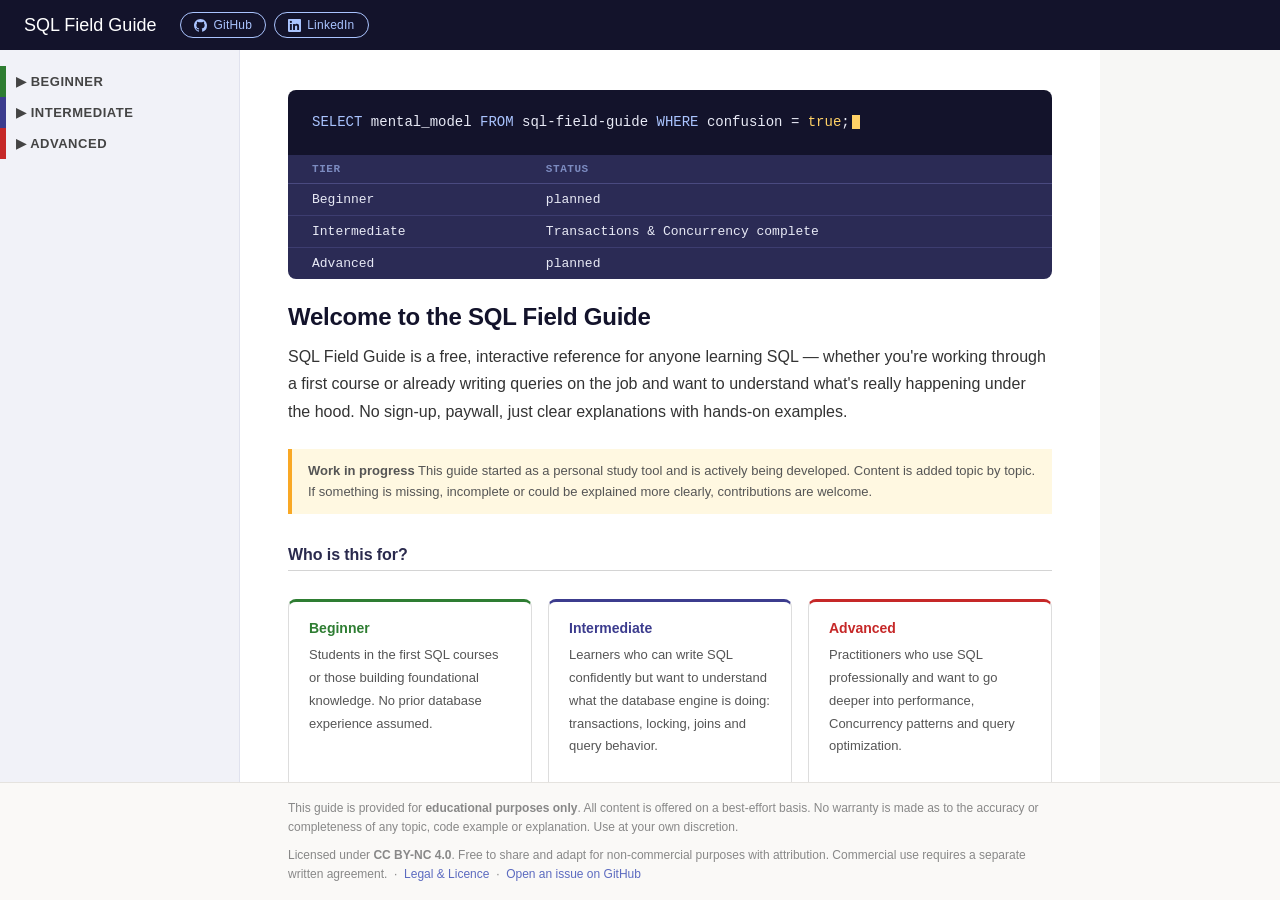
<file: index.html>
<!DOCTYPE html>
<html lang="en">
<head>
    <meta charset="UTF-8" />
    <meta name ="viewport" content="width=device-width, initial-scale=1.0" />
    <title>SQL Field Guide - Interactive Reference for SQL Learners</title>
    <meta name = "description" content="A free, interactive reference guide for SQL Lerners.
    Visual explainers, hand-on widgets and cheat sheets for a better learning experience.
    Focused on Microsoft SQL Server and T-SQL." />
    <meta name = "keywords" content ="SQL, T-SQL, SQL Server, SQL reference guide, SQL learning, interactive, coursework, oline tutorial" />
    <link rel = "canonical" href="https://pokrhitman.github.io/sql-field-guide/index.html" />
    <meta property = "og:type"          content="website"/>
    <meta property = "og:title"         content="SQL Field Guide"/>
    <meta property = "og:description"   content="Interactive SQL reference - filling the gaps that coursework leave behind. Focused on SQL Server and T-SQL."/>
    <meta property = "og:url"           content="https://pokrhitman/github.io/sql-field-guide/index.html" />
    <link rel = "stylesheet" href="assets/css/main.css" />
    <script>
        const SITE_ROOT = "";
        const CURRENT_PAGE = "home";
    </script>

</head>
<body>

<!-- Header -->
<header>
    <h1>SQL Field Guide</h1>
    <div class="header-social">
        <a class="social-btn"
        href="https://github.com/pokrhitman/sql-field-guide" 
        target="_blank"
        aria-label="GitHub repository">
        <!--GitHub mark SVG -->
        <svg viewBox="0 0 16 16" width="13" height="13" xmlns="http://www.w3.org/2000/svg" aria-hidden="true">
            <path d="M8 0C3.58 0 0 3.58 0 8c0 3.54 2.29 6.53 5.47 7.59.4.07.55-.17.55-.38
                    0-.19-.01-.82-.01-1.49-2.01.37-2.53-.49-2.69-.94-.09-.23-.48-.94-.82-1.13
                    -.28-.15-.68-.52-.01-.53.63-.01 1.08.58 1.23.82.72 1.21 1.87.87 2.33.66
                    .07-.52.28-.87.51-1.07-1.78-.2-3.64-.89-3.64-3.95 0-.87.31-1.59.82-2.15
                    -.08-.2-.36-1.02.08-2.12 0 0 .67-.21 2.2.82.64-.18 1.32-.27 2-.27
                    .68 0 1.36.09 2 .27 1.53-1.04 2.2-.82 2.2-.82.44 1.1.16 1.92.08 2.12
                    .51.56.82 1.27.82 2.15 0 3.07-1.87 3.75-3.65 3.95.29.25.54.73.54 1.48
                    0 1.07-.01 1.93-.01 2.2 0 .21.15.46.55.38A8.013 8.013 0 0016 8
                    c0-4.42-3.58-8-8-8z"/>
            </svg>
            GitHub
        </a>
        <a class ="social-btn"
        href="https://www.linkedin.com/in/ernesto-burzi%C4%87-a19b36276/?locale=en-US"
        target="blank"
        aria-label="LinkedIn profile">
        <!-- LinkedIn 'in' logo SVG -->
        <svg viewBox="0 0 24 24" width="13" height="13" xmlns="http://www.w3.org/2000/svg" aria-hidden="true">
            <path d="M20.447 20.452h-3.554v-5.569c0-1.328-.027-3.037-1.852-3.037
                    -1.853 0-2.136 1.445-2.136 2.939v5.667H9.351V9h3.414v1.561h.046
                    c.477-.9 1.637-1.85 3.37-1.85 3.601 0 4.267 2.37 4.267 5.455v6.286z
                    M5.337 7.433a2.062 2.062 0 01-2.063-2.065 2.064 2.064 0 112.063 2.065z
                    m1.782 13.019H3.555V9h3.564v11.452z
                    M22.225 0H1.771C.792 0 0 .774 0 1.729v20.542C0 23.227.792 24
                    1.771 24h20.451C23.2 24 24 23.227 24 22.271V1.729C24 .774 23.2 0
                    22.225 0z"/>
            </svg>
            LinkedIn    
        </a>
    </div>
</header>

<div class="layout">

<!-- Sidebar -->
<nav id="sidebar"></nav>
   
<!-- Welcome content -->
<main>
    <section class="hero">
        <div class="query-block">
            <span class="q-keyword">SELECT</span> mental_model
            <span class="q-keyword">FROM</span> sql-field-guide
            <span class="q-keyword">WHERE</span> confusion = <span class="q-string">true</span>;<span class="q-cursor"></span>
        </div>
        <table class="result-table" aria-label="Tier completeness overview">
            <thead>
                <tr><th>tier</th><th>status</th></tr>
            </thead>
            <tbody>
                <tr><td>Beginner</td><td>planned</td></tr>
                <tr><td>Intermediate</td><td>Transactions &amp; Concurrency complete</td></tr>
                <tr><td>Advanced</td><td>planned</td></tr>
            </tbody>
        </table>

        <h2>Welcome to the SQL Field Guide</h2>   
            
        <p class="lead">
            SQL Field Guide is a free, interactive reference for anyone learning SQL &mdash; 
            whether you're working through a first course or already writing queries on the job
            and want to understand what's really happening under the hood. No sign-up, paywall, 
            just clear explanations with hands-on examples.
        </p>

        <div class="notice">
            <strong>Work in progress</strong> This guide started as a personal
            study tool and is actively being developed. Content is added topic
            by topic. If something is missing, incomplete or could be explained
            more clearly, contributions are welcome. 
        </div>
    </section>


    <h3>Who is this for?</h3>
    <div class="tier-grid">
        <div class="tier-card beginner">
            <h4>Beginner</h4>
            <p> Students in the first SQL courses or those building 
            foundational knowledge. No prior database experience assumed.</p>
        </div>
        <div class="tier-card intermediate">
            <h4>Intermediate</h4>
            <p>Learners who can write SQL confidently but want to understand
            what the database engine is doing: transactions, locking, joins
            and query behavior.</p>
        </div>
        <div class="tier-card advanced">
            <h4>Advanced</h4>
            <p> Practitioners who use SQL professionally and want to go deeper
            into performance, Concurrency patterns and query optimization.</p>
        </div>
    </div>


    <h3>How to use this field guide</h3>
    <p>Use the sidebar to the left to find a topic. Each topic page has three sections:</p>
    <p><strong>Explainer</strong> - the mental model and plain-English reasoning behind the concept.</p>
    <p><strong>Interactive</strong> - a hands-on widget to explore the concept yourself.</p>
    <p><strong>Reference</strong> - a compact cheat sheet to return to after you understand the topic.</p>

    <h3>Limitations</h3>
    <p> This guide focuses on <strong>Microsoft SQL Server and T-SQL</strong>
        unless otherwise noted. Examples may not transfer directly to MySQL,
        PostgreSQL or other dialects without adjustment. Where behavior
        differs significantly between databases, a note is included.
    </p>
</main>

</div>

    <!-- Site footer (populated by footer.js) -->
    <footer id="site-footer"></footer>

    <script src="assets/js/nav.js"></script>
    <script src="assets/js/footer.js"></script>

</body> 
</html>
</file>
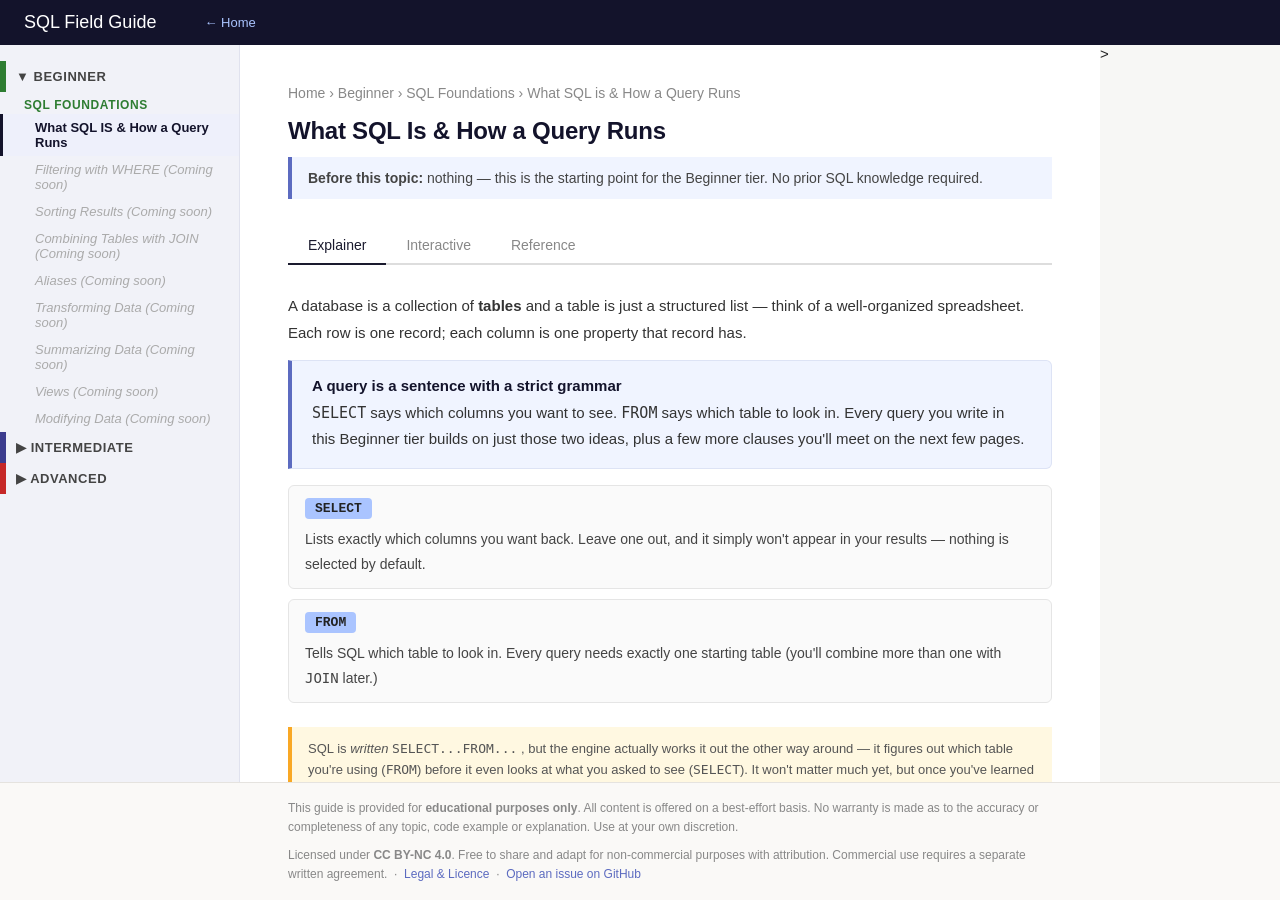
<file: topics/beginner/what-sql-is/index.html>
<!DOCTYPE html>
<html lang="en">
<head>
    <meta charset="UTF-8" />
    <meta name ="viewport" content="width=device-width, initial-scale=1.0" />
    <title>What SQL Is & How a Query Runs - SQL Field Guide</title>
    <meta name ="description" content="A beginner's introduction to SQL: what a database and table are, how SELECT and FROM work, and the basic data types every column has" />
    <meta name = "keywords" content ="SQL, SQL Server, T-SQL, beginner, SELECT, FROM, data types" />
    <link rel = "canonical" href="https://pokrhitman.github.io/sql-field-guide/topics/beginner/what-sql-is/index.html" />
    <meta property = "og:type"          content="article"/>
    <meta property = "og:title"         content="What SQL Is & How a Query Runs - SQL Field Guide"/>
    <meta property = "og:description"   content="The starting point for SQL beginners: databases, tables, SELECT, FROM and basic data types, explained with an interactive example ."/>
    <meta property = "og:url"           content="https://pokrhitman/github.io/sql-field-guide/topics/beginner/what-sql-is/index.html" />
    <link rel = "stylesheet" href = "../../../assets/css/main.css" />
    <script>
        const SITE_ROOT = "../../../";
        const CURRENT_PAGE = "what-sql-is";
    </script>
</head>
<body>

        <!--- Header --->
    <header>
        <h1>SQL Field Guide</h1>
        <a href="../../../index.html" style="margin-left: 24px;">&#8592; Home</a>
    </header>

    <div class="layout">

        <!--- Sidebar (poulated by nav.js) --->
        <nav id="sidebar"></nav>
    
        <!---Main content -->
        <main>

            <!-- Breadcrumb -->
            <div class="breadcrumb">
                <a href="../../../index.html">Home</a> &rsaquo;
                Beginner &rsaquo;
                SQL Foundations &rsaquo;
                What SQL is &amp; How a Query Runs
            </div>
            
            <h2>What SQL Is &amp; How a Query Runs</h2>

            <div class="prereq">
                <strong>Before this topic:</strong> nothing &mdash; this is the starting 
                point for the Beginner tier. No prior SQL knowledge required.
            </div>

            <!-- Tab switcher -->
            <div class="tabs" role="tablist" aria-label="Topic sections">
                <button class="tab-btn active"  role="tab" id="tab-explainer"    aria-selected="true"   aria-controls="panel-explainer"   onclick="switchTab('explainer', event)">Explainer</button>
                <button class="tab-btn"         role="tab" id="tab-interactive"  aria-selected="false"  aria-controls="panel-interactive" onclick="switchTab('interactive', event)">Interactive</button>
                <button class="tab-btn"         role="tab" id="tab-reference"    aria-selected="false"  aria-controls="panel-reference"   onclick="switchTab('reference', event)">Reference</button>
            </div>

            <!-- Explainer Tab -->
            <div class="tab-panel active" id="panel-explainer" role="tabpanel" aria-labelledby="tab-explainer">

                <p>A database is a collection of <strong>tables</strong> and a table is just
                a structured list &mdash; think of a well-organized spreadsheet. Each row is 
                one record; each column is one property that record has.</p>

                <div class="concept-block">
                    <h4>A query is a sentence with a strict grammar</h4>
                    <p><code>SELECT</code> says which columns you want to see.
                    <code>FROM</code> says which table to look in. Every query you write 
                    in this Beginner tier builds on just those two ideas, plus a few more 
                    clauses you'll meet on the next few pages.</p>
                </div>

                <div class="keyword-card">
                    <h4>SELECT</h4>
                    <p>Lists exactly which columns you want back. Leave one out, and it 
                    simply won't appear in your results &mdash; nothing is selected by 
                    default.</p>
                </div>

                <div class="keyword-card">
                    <h4>FROM</h4>
                    <p>Tells SQL which table to look in. Every query needs exactly one 
                    starting table (you'll combine more than one with <code>JOIN</code>
                    later.)</p>
                </div>

                <div class="notice">
                    SQL is <em>written</em> <code>SELECT...FROM...</code> , but the engine 
                    actually works it out the other way around &mdash; it figures out which 
                    table you're using (<code>FROM</code>) before it even looks at what you 
                    asked to see (<code>SELECT</code>). It won't matter much yet, but once 
                    you've learned <code>WHERE</code> and <code>GROUP BY</code>, this 
                    processing order explains a few things that otherwise feel backwards.
                </div>

                <h3>Every column has a type</h3>
                <p>SQL Server enforeces a data type on every column and it affects how 
                you can query it later &mdash; comparing text to a number, or running a 
                data function on a text column, are common early mistakes.</p>

                <table class="data-table">
                    <thead>
                        <tr><th>Type</th><th>Holds</th><th>Why it matters</th></tr>
                    </thead>
                        <tbody>
                            <tr><td><code>INT</code></td><td>Whole numbers</td><td>You can do math on it</td></tr>
                            <tr><td><code>VARCHAR</code></td><td>Text</td><td>Needs quotes in a query; no math</td></tr>
                            <tr><td><code>DATE</code></td><td>Calendar dates</td><td>Compares chronologically, not alphabetically</td></tr>
                            <tr><td><code>DECIMAL</code></td><td>Precise numbers with fixed decimal places</td><td>Used for money &mdash; avoids the rounding errors <code>FLOAT</code> can introduce</td></tr>
                        </tbody>
                </table>

                <h3>A running example</h3>
                <p>Most Beginner topics use the small dataset: a coffee shop's 
                order log. It's simple enough to hold in your head and it touches
                every data type above.</p>

                <table class="data-table">
                    <thead>
                        <tr><th>order_id</th><th>customer_name</th><th>item</th><th>price</th><th>order_date</th></tr>
                    </thead>
                    <tbody>
                        <tr><td>1</td><td>Mia</td><td>Latte</td><td>4.50</td><td>2026-06-01</td></tr>
                        <tr><td>2</td><td>Sam</td><td>Espresso</td><td>3.00</td><td>2026-06-01</td></tr>
                        <tr><td>3</td><td>Mia</td><td>Croissant</td><td>3.25</td><td>2026-06-02</td></tr>
                    </tbody>
                </table>

            </div>

            <!-- Interactive Tab -->
            <div class="tab-panel" id="panel-interactive" role="tabpanel" aria-labelledby="tab-interactive">

                <p class="tab-intro">Click a clause below to see what it does to the query 
                against the <code id="table-name-label">orders</code> table.</p>

                <div class="query-anatomy" role="group" aria-label="Select a query clause to explore">
                    <button type="button" class="clause-pill" id="clause-select" onclick="selectClause('select')" aria-pressed="true">SELECT customer_name, item</button>
                    <button type="button" class="clause-pill" id="clause-from" onclick="selectClause('from')" aria-pressed="false">FROM orders</button>
                    <span class="clause-pill disabled" aria-disabled="true">WHERE &hellip; (coming soon)</span>
                    <span class="clause-pill disabled" aria-disabled="true">ORDER BY &hellip; (coming soon)</span>
                </div>

                <div class="detail-card" id="clause-detail" aria-live="polite">
                    <!-- filled by selectClause() on load-->
                </div>

                <table class="data-table" id="anatomy-table">
                    <thead>
                        <tr><th id="th-name">customer_name</th><th id="th-item">item</th><th>price</th></tr>
                    </thead>
                    <tbody>
                        <tr><td>Mia</td><td>Latte</td><td>4.50</td></tr>
                        <tr><td>Sam</td><td>Espresso</td><td>3.00</td></tr>
                        <tr><td>Mia</td><td>Croissant</td><td>3.25</td></tr>
                    </tbody>
                </table>

            </div>

            <!-- Reference tab -->
            <div class="tab-panel" id="panel-reference" role="tabpanel" aria-labelledby="tab-reference">

                <div class="ref-card">
                    <h4>Basic query shape</h4>
                    <code>SELECT column1, column2<br>FROM table_name;</code>
                    <p>Column order in <code class="code-inline">SELECT</code>determines
                    column order in the result &mdash; it doesn't have to match the 
                    table's actual column order.</p>
                </div>

                <div class="ref-card">
                    <h4>Select every column</h4>
                    <code>SELECT * FROM table_name;</code>
                    <p>Useful for quick exploration. Avoid it in real application code 
                    &mdash; naming columns explicitly is safer if the table's structure 
                    changes later.</p>
                </div>

                <table class="data-table">
                    <thead>
                        <tr><th>Type</th><th>Example value</th></tr>
                    </thead>
                    <tbody>
                        <tr><td><code>INT</code></td><td><code>42</code></td></tr>
                        <tr><td><code>VARCHAR</code></td><td><code>'Mia'</code></td></tr>
                        <tr><td><code>DATE</code></td><td><code>'2026-06-01'</code></td></tr>
                        <tr><td><code>DECIMAL(5,2)</code></td><td><code>4.50</code></td></tr>
                    </tbody>
                </table>

            </div>

        </main>>
    </div>

    <!-- Site footer (populated by footer.js) -->
    <footer id="site-footer"></footer>

    <script src="../../../assets/js/nav.js"></script>
    <script src="../../../assets/js/footer.js"></script>
    <script src="../../../assets/js/tabs.js"></script>
    <script>
        const queryClauses = {
            select: {
                label: "SELECT - choose your columns",
                explanation: "SELECT lists exactly which columns you want back. Leave one out and it simply won't appear in your results.",
                highlight: "columns"
            },
            from: {
                label: "FROM - choose your table",
                explanation: "FROM tells SQL which table to look in. The engine actually resolves this one first, before it even looks at your SELECT list.",
                highlight: "table"
            }
        };

        function selectClause(id) {
            document.getElementById('clause-select').classList.toggle('active', id === 'select');
            document.getElementById('clause-select').setAttribute('aria-pressed', id === 'select');
            document.getElementById('clause-from').classList.toggle('active', id === 'from');
            document.getElementById('clause-from').setAttribute('aria-pressed', id === 'from');

            const data = queryClauses[id];
            document.getElementById('clause-detail').innerHTML = 
            `<h4>${data.label}</h4><p>${data.explanation}</p>`;

            document.getElementById('th-name').classList.remove('hl-col');
            document.getElementById('th-item').classList.remove('hl-col');
            document.querySelectorAll('#anatomy-table td:nth-child(1), #anatomy-table td:nth-child(2)').forEach(td => td.classList.remove('hl-col'));
            document.getElementById('table-name-label').classList.remove('hl-table-name');

            if (data.highlight === 'columns') {
                document.getElementById('th-name').classList.add('hl-col');
                document.getElementById('th-item').classList.add('hl-col');
                document.querySelectorAll('#anatomy-table td:nth-child(1), #anatomy-table td:nth-child(2)').forEach(td => td.classList.add('hl-col'));
            } else if (data.highlight === 'table') {
                document.getElementById('table-name-label').classList.add('hl-table-name');
            }
        }

        document.addEventListener('DOMContentLoaded', () => selectClause('select'));
    </script>

</body>
</html>
</file>
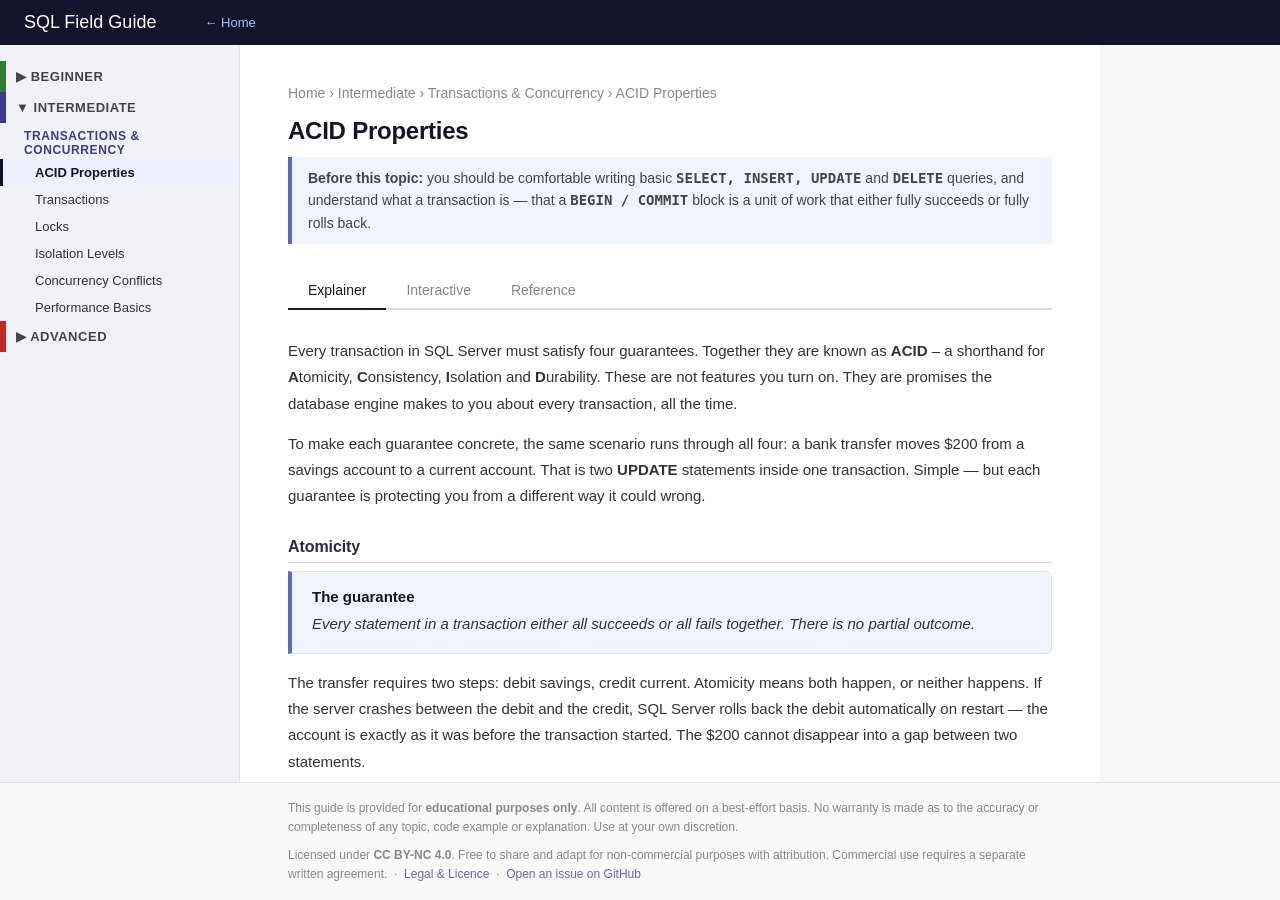
<file: topics/intermediate/acid-properties/index.html>
<!DOCTYPE html>
<html lang="en">
<head>
    <meta charset="UTF-8" />
    <meta name ="viewport" content="width=device-width, initial-scale=1.0" />
    <title>ACID Properties - SQL Field Guide</title>
    <meta name ="description" content="Understand the four ACID guarantees in SQL Server transactions: Atomicity, Consitency, Isolation and Durability - and why each one matters when things go wrong." />
    <meta name = "keywords" content ="SQL, T-SQL, SQL Server, ACID, Atomicity, Consistency, Isolation, Durability, transactions, database." />
    <link rel = "canonical" href="https://pokrhitman.github.io/sql-field-guide/topics/intermediate/acid-properties/index.html" />
    <meta property = "og:type"          content="article"/>
    <meta property = "og:title"         content="ACID Properties - SQL Field Guide"/>
    <meta property = "og:description"   content="The four guarantees every SQL Server transactions must provide - and what breaks without each one."/>
    <meta property = "og:url"           content="https://pokrhitman/github.io/sql-field-guide/topics/intermediate/acid-properties/index.html" />
    <link rel = "stylesheet" href = "../../../assets/css/main.css" />
    <script>
        const SITE_ROOT = "../../../";
        const CURRENT_PAGE = "acid-properties";
    </script>
</head>
<body>

        <!--- Header --->
    <header>
        <h1>SQL Field Guide</h1>
        <a href="../../../index.html" style="margin-left: 24px;">&#8592; Home</a>
    </header>

    <div class="layout">

        <!--- Sidebar (poulated by nav.js) --->
        <nav id="sidebar"></nav>
    
        <!---Main content -->
        <main>

            <!-- Breadcrumb -->
            <div class="breadcrumb">
                <a href="../../../index.html">Home</a> &rsaquo;
                Intermediate &rsaquo;
                Transactions &amp; Concurrency &rsaquo;
                ACID Properties
            </div>

            <h2>ACID Properties</h2>

            <div class="prereq">
                <strong>Before this topic:</strong> you should be comfortable
                writing basic <strong><code>SELECT, INSERT, UPDATE</code></strong> and <strong><code>DELETE</code></strong> queries, and 
                understand what a transaction is &mdash; that a <strong><code>BEGIN / COMMIT</code></strong> block 
                is a unit of work that either fully succeeds or fully rolls back.
            </div>

            <!-- Tab switcher -->
            <div class="tabs" role="tablist" aria-label="Topic sections">
                <button class="tab-btn active"  role="tab" id="tab-explainer"    aria-selected="true"   aria-controls="panel-explainer"   onclick="switchTab('explainer', event)">Explainer</button>
                <button class="tab-btn"         role="tab" id="tab-interactive"  aria-selected="false"  aria-controls="panel-interactive" onclick="switchTab('interactive', event)">Interactive</button>
                <button class="tab-btn"         role="tab" id="tab-reference"    aria-selected="false"  aria-controls="panel-reference"   onclick="switchTab('reference', event)">Reference</button>
            </div>

            <!-- ======================================== -->
            <!-- EXPLAINER TAB                            -->
            <!-- ======================================== -->
            <div class="tab-panel active" id="panel-explainer" role="tabpanel" aria-labelledby="tab-explainer">

                <p>
                    Every transaction in SQL Server must satisfy four guarantees.
                    Together they are known as <strong>ACID</strong> &ndash; a shorthand 
                    for <strong>A</strong>tomicity, <strong>C</strong>onsistency, 
                    <strong>I</strong>solation and <strong>D</strong>urability. 
                    These are not features you turn on. They are promises the database 
                    engine makes to you about every transaction, all the time.
                </p>
                <p>
                    To make each guarantee concrete, the same scenario runs through 
                    all four: a bank transfer moves $200 from a savings account 
                    to a current account. That is two <strong>UPDATE</strong> statements inside one 
                    transaction. Simple &mdash; but each guarantee is protecting you from
                    a different way it could wrong.
                </p>

                <h3>Atomicity</h3>
                <div class="concept-block">
                    <h4>The guarantee</h4>
                    <p><i>Every statement in a transaction either all succeeds or all 
                    fails together. There is no partial outcome.</i> </p>
                </div>
                <p>
                    The transfer requires two steps: debit savings, credit current.
                    Atomicity means both happen, or neither happens. If the server 
                    crashes between the debit and the credit, SQL Server rolls back 
                    the debit automatically on restart &mdash; the account is exactly as it 
                    was before the transaction started. The $200 cannot disappear into
                    a gap between two statements.
                </p>
                <p>
                    The mechanism is the <strong>transaction log</strong>. Before
                    any data page is changed, SQL Server writes the intended change 
                    to the log. If recovery is needed, the engine replays or undoes
                    entries from the log to restore a consistent state.
                </p>

                <h3>Consistency</h3>
                <div class="concept-block">
                    <h4>The guarantee</h4>
                    <p><i>A transaction can only bring the database from one valid state
                    to another. It cannot leave the database in a state that violates
                    defined rules and constraints.</i> </p>
                </div>
                <p>
                    The bank enforces a rule: no account balance may go below $0.
                    That rule is defined as a <strong>CHECK</strong> constraint on the 
                    Account table. If the savings balance is only $150 and the transfer requests
                    $200, the transaction violates the constraint. SQL Server rejects
                    the entire transaction and rolls it back. The database stays valid.
                </p>
                <p>
                    Consistency is the only ACID property that is partly your 
                    responsibility. SQL Server enforces constraints you define &mdash; 
                    foreign keys, <strong>CHECK</strong> constraints, <strong>UNIQUE</strong> indexes, 
                    <strong>NOT NULL</strong>. But if a business rule is encoded as a constraint,
                    the databasecannot enforce it. Consistency is a partnership between the 
                    engine and the schema designer.
                </p>

                <h3>Isolation</h3>
                <div class="concept-block">
                    <h4>The guarantee</h4>
                    <p><i>Concurrent transactions behave as if they ran one after another. 
                    Intermediate states are not visible to other transactions.</i></p>
                </div>
                <p>
                    While the transfer is mid-flight &mdash; savings debited, current not
                    yet credited &mdash; a second transaction reads both balances. Without 
                    isolation, it sees $200 missing from savings but not yet present 
                    in current. It makes a decision based on a state that never permanently 
                    existed. With isolation, the intermediate state is hidden until the
                    transfer commits.
                </p>
                <p>
                    Isolation is the one ACID property with adjustable trade-offs. 
                    Perfect isolation is expensive &mdash; it requires locking, which 
                    slows concurrent work. SQL Server lets you dial this trade-off
                    using <strong>isolation levels</strong>. That is why isolation 
                    levels have their own topic page &mdash; the I in ACID is the letter
                    with settings.
                </p>

                <h3>Durability</h3>
                <div class="concept-block">
                    <h4>The guarantee</h4>
                    <p><i>Once a transaction commits, its changes survive permanently 
                    &mdash; even if the server loses power one second later.</i></p>
                </div>
                <p>
                    The transfer commits at 14:32:07. At 14:32:08 the server loses 
                    power. When it restarts, the transfer is still there. SQL Server
                    guarantees this by writing committed changes to the transaction 
                    log on disk before returning success to the application. The data 
                    pages in memory may not yet be flushed to disk &mdash; but the log is
                    and the log is enough to reconstruct the committed state on recovery.
                </p>
                <p>
                    This is sometimes called <em>write-ahead</em> (WAL):
                    the log is always written before the data page is written. It is 
                    the foundation of both Durability and atomicity.
                </p>

                <h3>How the four properties connect</h3>
                <p>
                    Atomicity and Durability are enforced by the same mechanism 
                    &mdash; the transaction log. Atomicity uses the log to undo incomplete
                    work; Durability uses it to survive crashes and replay committed
                    work. Consistency relies on your schema design &mdash; the engine 
                    enforces constraints you define. Isolation is the only property 
                    with a dial: the five isolation levels in SQL Server are five
                    different answers to the question: "how much isolation are you
                    willing to pay for?"
                </p>

            </div>

            <!-- ========================================== -->
            <!-- INTERACTIVE TAB                            -->
            <!-- ========================================== -->
            <div class="tab-panel" id="panel-interactive" role="tabpanel" aria-labelledby="tab-interactive">

                <p style="margin-bottom:16px; font-size:14px; color:#666; ">
                    Select a property to see what it protects, then toggle the 
                    guarantee off to see what breaks in the bank transfer scenario.
                </p>

                <div id="acid-buttons" role="group" aria-label="Select an ACID property"></div>
                <div id="acid-card" aria-live="polite"></div>

            </div>

            <!-- ======================================== -->
            <!-- REFERENCE TAB                            -->
            <!-- ======================================== -->
            <div class="tab-panel" id="panel-reference" role="tabpanel" aria-labelledby="tab-reference">

                <p style="margin-bottom:20px; font-size:13px; color:#666; ">
                    A compact cheat sheet. Return here after working through the 
                    Explainer and Interactive sections.
                </p>

                <table class="data-table">
                    <thead>
                        <tr>
                            <th>Property</th>
                            <th>Guarantee</th>
                            <th>Without it</th>
                            <th>SQL Server mechanism</th>
                        </tr>
                    </thead>
                    <tbody>
                        <tr>
                            <td><strong>Atomicity</strong></td>
                            <td>All statements commit or all roll back &mdash; no partial outcome</td>
                            <td>A crash mid-transaction leaves data in a half-changed state</td>
                            <td>Transaction log &mdash; incomplete transactions are rolled back on recovery</td>
                        </tr>
                        <tr>
                            <td><strong>Consistency</strong></td>
                            <td>A transaction can only produce a valid database state</td>
                            <td>Constraint violations are committed &mdash; data becomes invalid</td>
                            <td><strong><code>CHECK</code></strong> constraints, foreign keys, 
                            <strong><code>UNIQUE</code></strong> indexes, <strong><code>NOT NULL</code></strong></td>
                        </tr>
                        <tr>
                            <td><strong>Isolation</strong></td>
                            <td>Concurrent transactions cannot see each other's intermediate state</td>
                            <td>Dirty reads, non-repeatable reads, phantom reads, lost updates</td>
                            <td>Locking and row versioning &mdash; tuned via isolation levels</td>
                        </tr>
                        <tr>
                            <td><strong>Durability</strong></td>
                            <td>Committed changes survive power loss, crashes and restarts</td>
                            <td>A commit that disappears after a crash &mdash; data loss</td>
                            <td>Write-ahead logging &mdash; log is flushed to disk before commit returns</td>
                        </tr>                   
                    </tbody>
                </table>

                <div class="notice" style="margin-top: 28px;">
                    <strong>The I in ACID has settings.</strong> Atomicity,
                    Consistency and Durability are binary &mdash; the engine either
                    provides them or it does not. Isolation is different: SQL Server 
                    gives you five isolation levels, each trading some isolation for 
                    better concurrency. The trade-off is covered in full on the 
                    <a href="../isolation-levels/index.html">Isolation Levels</a>
                    page.
                </div>

            </div>

        </main>
    </div>

    <!-- Site footer (populated by footer.js) -->
    <footer id="site-footer"></footer>

    <script src="../../../assets/js/nav.js"></script>
    <script src="../../../assets/js/footer.js"></script>
    <script src="../../../assets/js/tabs.js"></script>
    <script>

/* -- ACID interactive data -- */ 
    const properties = [
        {
            key: 'atomicity',
            letter: 'A',
            name: 'Atomicity',
            tagline: 'All or nothing',
            safeTitle: 'Both statements commit together',
            safeAccounts: { savings: 800, current: 400},
            safeNote: 'Debit and credit both applied. Total: $1,200. Unchanged.',
            brokenTitle: 'Server crashes after the debit &mdash; before the credit',
            brokenAccounts: { savings: 800, current: 200 },
            brokenNote: '$200 was debited from savings but the credit never ran. The money no longer exists in either account.',
            explanation: 'Without atomicity, a crash, error or network failure between two statements leaves the database in half-changed state. SQL Server prevents this using the transaction log: on restart, any transaction that did not commit is automatically rolled back.',
        },
        {
            key: 'consistency',
            letter: 'C',
            name: 'Consistency',
            tagline: 'Only valid states',
            safeTitle: 'Constraint prevents the transfer',
            safeAccounts: { savings: 150, current: 200},
            safeNote: 'Savings balance is $150. Transfer of $200 would violate the CHECK constraint (balance >=0 ). Transaction is rejected. Accounts unchanged.',
            brokenTitle: 'Transfer proceeds &mdash; balance goes negative',
            brokenAccounts: { savings: -50, current: 400 },
            brokenNote: 'Without the constraint, the debit succeeds and savings drops to -$50. The database is now in an invalid state that the business rules forbids.',
            explanation: 'Consistency is the ACID property most dependent on you, the schema designer. SQL Server enforces constraints you define &mdash; CHECK, FOREIGN KEY, UNIQUE, NOT NULL. Business rules that are not encoded as constraints are invisible to the engine.',
        },
        {
            key: 'isolation',
            letter: 'I',
            name: 'Isolation',
            tagline: 'Intermediate states stay hidden',
            safeTitle: 'Transaction B sees committed state only',
            safeAccounts: { savings: 800, current: 400},
            safeNote: 'While Transaction A is a mid-transfer, Transaction B reads both accounts. Isolation hides the incomplete state. B sees the pre-transfer balances until A commits.',
            brokenTitle: 'Transaction B sees the gap mid-transfer',
            brokenAccounts: { savings: 800, current: 200 },
            brokenNote: 'Transaction B reads after the debit but before the credit. Savings shows $800 (already debited), current shows $200 (not yet credited). $200 appears to have vanished. B makes a decision on a state that never permanently existed.',
            explanation: 'Isolation is the only ACID property with trade-offs. Perfect isolation is expensive &mdash; it requires locks, which slow concurrent work. SQL Server lets you choose how much isolation to pay for using isolation levels. See the Isolation Levels page for the full picture.',
            link: '../isolation-levels/index.html',
            linkLabel: 'Isolation Levels &rarr;',
        },
        {
            key: 'durability',
            letter: 'D',
            name: 'Durability',
            tagline: 'Committed means permanent',
            safeTitle: 'Transfer survives power loss',
            safeAccounts: { savings: 800, current: 400},
            safeNote: 'The transfer commits at 14:32:07. Power fails at 14:32:08. On restart, SQL Server replays the transaction log and the committed transfer is restored exactly.',
            brokenTitle: 'Transaction B sees the gap mid-transfer',
            brokenAccounts: { savings: 800, current: 200 },
            brokenNote: 'The commit returned success, but the data page had not been flushed to disk. After the power failure, the in-memory change is gone. The accounts are back to their pre-transfer state &mdash; as if the confirmed transaction never happened.',
            explanation: 'SQL Server guarantees durability through write-ahead logging: the transaction log is always flushed to disk before the commit is confirmed to the application. Data pages may still be in memory &mdash; but the log on disk is enough to reconstruct the committed state on recovery.',
        },
    ];

    let currentToggle = {};

    function buildInteractive() {
        const btnContainer = document.getElementById('acid-buttons');
        properties.forEach(p => {
            const btn = document. createElement('button');
            btn.className = 'iso-btn';
            btn.textContent = p.letter + ' - ' + p.name;
            btn.id = 'btn-' + p.key;
            btn.setAttribute('aria-pressed', 'false');
            btn.onclick = () => selectProperty(p.key);
            btnContainer.appendChild(btn);
        });
        selectProperty('atomicity');
    }

    function selectProperty(key) {
        const p = properties.find(x => x.key === key);
        currentToggle[key] = currentToggle[key] || 'safe';

        document.querySelectorAll('.iso-btn').forEach(b => {
            b.classList.remove('active');
            b.setAttribute('aria-pressed', 'false');
        });
        const activeBtn = document.getElementById('btn-' + key);
        activeBtn.classList.add('active');
        activeBtn.setAttribute('aria-pressed', 'true');

        renderCard(p, currentToggle[key]);
    }

    function toggleGuarantee(key) {
        currentToggle[key] = (currentToggle[key] === 'safe') ? 'broken' : 'safe';
        const p = properties.find(x => x.key === key);
        renderCard(p, currentToggle[key]);
    }

    function renderCard(p, state) {
        const isBroken = state === 'broken';
        const accounts = isBroken ? p.brokenAccounts : p.safeAccounts;
        const title = isBroken ? p.brokenTitle : p.safeTitle;
        const note  = isBroken ? p.brokenNote  : p.safeNote;
        const toggleLabel = isBroken ? '&#10003; Guarantee On' : '&#10007; Turn guarantee Off';
        const toggleCls = isBroken ? 'pill-risk' : 'pill-safe';
        const savingsNeg = isBroken && accounts.savings < 0;
        const currentNeg = isBroken && p.key === 'atomicity';
        const boxCls = isBroken ? 'is-broken' : 'is-safe';
        const noteColor = isBroken ? '#c62828' : '#2e7d32';

        const linkHtml = p.link
            ? '<p style="margin-top:8px;font-size:14px;"><a href="' + p.link + '">' + p.linkLabel + '</a></p>'
            : '';

        document.getElementById('acid-card').innerHTML =
            '<div class="detail-card">' +
                '<h4>' + p.name + ' <span class="tagline">- ' + p.tagline + '</span></h4>' +
                '<div style="margin:12px 0;">' +
                    '<button class="pill pill-toggle ' + toggleCls + '" ' +
                        'aria-pressed="' + isBroken + '" ' + 
                        'onclick="toggleGuarantee(\'' + p.key + '\')">' +
                        toggleLabel + 
                    '</button>' +
                '</div>' +
                '<div class ="scenario-box ' + boxCls + '">' +
                    '<strong style="display:block;margin-bottom:8px;font-size:14px;">' + title + '</strong>' +
                    '<div class="stat-grid">' +
                        '<div class="stat-card">' +
                            '<div class="stat-label">Savings</div>' +
                            '<div class="stat-value' + (savingsNeg ? ' negative' : '') + '">' +
                                (accounts.savings < 0 ? '-' : '') + '$' + Math.abs(accounts.savings) +
                            '</div>' +
                        '</div>' +
                        '<div class="stat-card">' +
                            '<div class="stat-label">Current</div>' +
                            '<div class="stat-value' + (currentNeg ? ' negative' : '') + '">' +
                                '$' + accounts.current +
                            '</div>' +
                        '</div>' +
                    '</div>' +
                    '<p style="font-size:14px;margin-bottom:0;color:' + noteColor + ';">' + note + '</p>' +
                '</div>' +
                '<p style="font-size:14px;margin-bottom:0;margin-top:10px;">' + p.explanation + '</p>' +
            linkHtml +
        '</div>';
    }

    buildInteractive();

    </script>

</body>
</html>
</file>
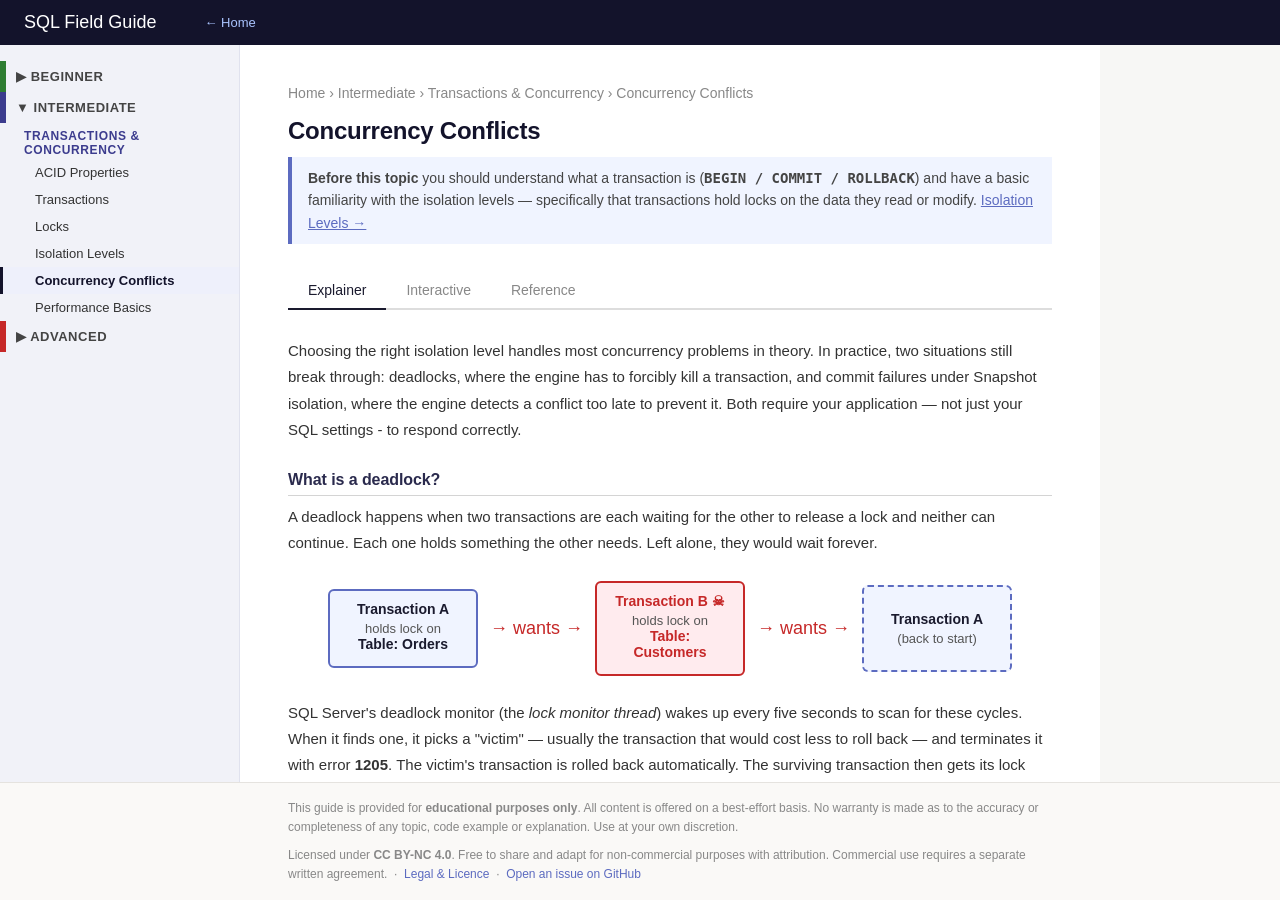
<file: topics/intermediate/concurrency-conflicts/index.html>
<!DOCTYPE html>
<html lang="en">
<head>
    <meta charset="UTF-8" />
    <meta name ="viewport" content="width=device-width, initial-scale=1.0" />
    <title>Concurrency Conflicts - SQL Field Guide</title>
    <meta name ="description" content="Understand SQL Server deadlocks and retry logic: how deadlocks form, how SQL Server resolves them and how to write application code that handles commit failures gracefully." />
    <meta name = "keywords" content ="SQL, T-SQL, SQL Server, Concurrency, Snapshot, deadlock" />
    <link rel = "canonical" href="https://pokrhitman.github.io/sql-field-guide/topics/intermediate/concurrency-conflicts/index.html" />
    <meta property = "og:type"          content="article"/>
    <meta property = "og:title"         content="Concurreny Conflicts - SQL Field Guide"/>
    <meta property = "og:description"   content="SQL Server deadlocks and Snapshot update conflicts explained: how they form, how the engine resolves them and the T-SQL retry pattern."/>
    <meta property = "og:url"           content="https://pokrhitman/github.io/sql-field-guide/topics/intermediate/concurrency-conflicts/index.html" />
    <link rel = "stylesheet" href = "../../../assets/css/main.css" />
    <script>
        const SITE_ROOT = "../../../";
        const CURRENT_PAGE = "concurrency-conflicts";
    </script>
</head>
<body>

    <!--- Header --->
    <header>
        <h1>SQL Field Guide</h1>
        <a href="../../../index.html" style="margin-left: 24px;">&#8592; Home</a>
    </header>

    <div class="layout">

        <!--- Sidebar (poulated by nav.js) --->
        <nav id="sidebar"></nav>

        <!-- Main content -->
        <main>

            <!-- Breadcrumb -->
            <div class="breadcrumb">
                <a href="../../../index.html">Home</a> &rsaquo;
                Intermediate &rsaquo;
                Transactions &amp; Concurrency &rsaquo;
                Concurrency Conflicts
            </div>

            <h2>Concurrency Conflicts</h2>

            <div class = "prereq">
                <strong>Before this topic</strong> you should understand what a 
                transaction is (<strong><code>BEGIN / COMMIT / ROLLBACK</code></strong>) and have a basic
                familiarity with the isolation levels &mdash; specifically that 
                transactions hold locks on the data they read or modify.
                <a href = "../isolation-levels/index.html" style="color:#5c6bc0;">Isolation Levels &#8594;</a>
            </div>

            <!-- Tab switcher -->
            <div class="tabs" role="tablist" aria-label="Topic sections">
                <button class="tab-btn active"  role="tab" id="tab-explainer"    aria-selected="true"   aria-controls="panel-explainer"   onclick="switchTab('explainer', event)">Explainer</button>
                <button class="tab-btn"         role="tab" id="tab-interactive"  aria-selected="false"  aria-controls="panel-interactive" onclick="switchTab('interactive', event)">Interactive</button>
                <button class="tab-btn"         role="tab" id="tab-reference"    aria-selected="false"  aria-controls="panel-reference"   onclick="switchTab('reference', event)">Reference</button>
            </div>

            <!-- ======================================== -->
            <!-- EXPLAINER TAB                            -->
            <!-- ======================================== -->
            <div class="tab-panel active" id="panel-explainer" role="tabpanel" aria-labelledby="tab-explainer">

                <p>
                    Choosing the right isolation level handles most concurrency
                    problems in theory. In practice, two situations still break
                    through: deadlocks, where the engine has to forcibly kill a
                    transaction, and commit failures under Snapshot isolation, where 
                    the engine detects a conflict too late to prevent it.
                    Both require your application &mdash; not just your SQL settings - 
                    to respond correctly.
                </p>

                <h3>What is a deadlock?</h3>
                <p>
                    A deadlock happens when two transactions are each waiting for 
                    the other to release a lock and neither can continue. Each one 
                    holds something the other needs. Left alone, they would wait
                    forever.
                </p>

                <div class="deadlock-diagram">
                    <div class="dl-box" style="width:150px;">
                        <strong>Transaction A</strong>
                        <span>holds lock on<br /><strong>Table: Orders</strong></span>
                    </div>
                    <div class="dl-arrow">&#8594; wants &#8594;</div>
                    <div class="dl-box dl-victim" style="width:150px;">
                        <strong>Transaction B ☠</strong>
                        <span>holds lock on<br /><strong>Table: Customers</strong></span>
                    </div>
                    <div class="dl-arrow">&#8594; wants &#8594;</div>
                    <div class="dl-box" style="border-style:dashed; width:150px; height:87px; display: flex; flex-direction: column; justify-content: center;">
                        <strong>Transaction A</strong>
                        <span>(back to start)</span>
                    </div>
                </div>

                <p>
                    SQL Server's deadlock monitor (the <em>lock monitor thread</em>)
                    wakes up every five seconds to scan for these cycles. When it
                    finds one, it picks a "victim" &mdash; usually the transaction that would
                    cost less to roll back &mdash; and terminates it with error
                    <strong>1205</strong>. The victim's transaction is rolled back
                    automatically. The surviving transaction then gets its lock and 
                    continues.
                </p>

                <div class="concept-block">
                    <h4>How the victim is chosen</h4>
                    <p>
                        SQL Server picks the transaction with the lowest <em>deadlock priority</em>. 
                        If both are equal (the default), it rolls back whichever transaction
                        is cheaper to undo &mdash; typically the one that has done less work so far.
                        You can influence this with <code>SET DEADLOCK_PRIORITY LOW | NORMAL | HIGH</code>,
                        which is useful when one transaction is much more expensive
                        to re-run than the other.
                    </p>
                </div>

                    <h3>Why deadlocks happen &mdash; and how to reduce them</h3>
                    <p>
                        Deadlocks almost always come from transactions accessing the same tables
                        in different orders. if Transaction A always locks <code>Orders</code> then <code>Customers</code>,
                        and Transaction B always locks <code>Customers</code> then <code>Orders</code>,
                        a deadlock is only a matter of timing. The fix is consistent lock ordering: 
                        make both transactions access tables in the same sequence.
                    </p>
                    <p>
                        Short transactions also help. The longer a transaction holds locks, the larger the window
                        in which another transaction can collide with it. Keeping transactions focused
                        &mdash; do the work, commit quickly &mdash; reduces the opportunity for overlap.
                    </p>

                    <h3>What is a commit failure under Snapshot?</h3>
                    <p>
                        Snapshot isolation avoids deadlocks by giving each transaction its own frozen copy
                        of the data (a "snapshot" taken at the moment the transaction starts). Because readers
                        never block writers and writers never block readers, deadlocks largely disappear. 
                        But there is a trade-off: SQL Server cannot prevent two transactions from both reading
                        the same data and then both trying to update it. Instead it detects the conflict at commit 
                        time and throws <strong><code>error 3960</code></strong>, rolling back the second writer.
                    </p>
                    <p>
                        This is called an <em>update conflict</em>. It is not a bug &mdash; it is Snapshot doing its job. 
                        But your application must expect it and know what to do next.
                    </p> 

                    <h3>Retry logic: the correct response to both errors</h3>
                    <p>
                        Both <strong><code>error 1205</code></strong> (deadlock victim) and <strong><code>error 3960</code></strong> (Snapshot
                        update conflict) mean: <em>your transaction was rolled back, try again</em>. The data is in a 
                        consistent state. The work simply needs to be re-attempted
                    </p>
                    <p>
                        The pattern is always the same: catch the specific error number, wait a short time, and retry 
                        &mdash; up to a maximum number of attempts. The wait before retrying is important: if two 
                        transactions conflicted once at exactly the same moment, retrying immediately at the same moment
                        will conflict again. A small random delay breaks the synchronisation.
                    </p>
                    <p>
                        The Interactive tab walks through a deadlock step by step, and the Reference tab has the retry
                        pattern as a code template. 
                    </p>

            </div>

            <!-- ========================================== -->
            <!-- INTERACTIVE TAB                            -->
            <!-- ========================================== -->
            <div class="tab-panel" id="panel-interactive" role="tabpanel" aria-labelledby="tab-interactive">

                <p style="margin-bottom:16px; font-size:13px; color:#666; ">
                    Step through a deadlock scenario frame by frame. Watch what each 
                    transaction is doing and when SQL Server intervenes.
                </p>

                <div class="step-counter" id="step-counter" aria-live="polite">Step 1 of 7</div>

                <div class="timeline" style="justify-content: center;">
                    <div class="tl-col">
                        <h5 class="txn-a">Transaction A &mdash; Order processor</h5>
                        <div id="tl-a"></div>
                    </div>
                    <div class="tl-col">
                        <h5 class="txn-b">Transaction B &mdash; Customer update</h5>
                        <div id="tl-b"></div>
                    </div>
                </div>

                <div class="step-narrative" id="step-narrative" aria-live="polite" style="max-width:584px; margin-left:auto; margin-right:auto; min-height:90px;"></div>

                <div class="step-controls" style="margin-top:25px;" role="group" aria-label="Step navigation">
                    <button class="step-btn secondary" id="btn-prev" onclick="changeStep(-1)" disabled>&#8592; Previous</button>
                    <button class="step-btn" id="btn-next" onclick="changeStep(1)">Next &#8594;</button>
                    <button class="step-btn secondary" onclick="resetSteps()">&#8635; Restart</button>
                </div>

            </div>

            <!-- ======================================== -->
            <!-- REFERENCE TAB                            -->
            <!-- ======================================== -->
            <div class="tab-panel" id="panel-reference" role="tabpanel" aria-labelledby="tab-reference">

                <p style="margin-bottom:20px; font-size:13px; color:#666; ">
                    A compact cheat sheet. Return here after working through the 
                    Explainer and Interactive sections.
                </p>

                <!-- Error codes -->
                <h3 style="margin-top:0;">Key error numbers</h3> 
                <table class="data-table">
                    <thead>
                        <tr>
                            <th>Error</th>
                            <th>Name</th>
                            <th>Cause</th>
                            <th>Transaction state</th>
                        </tr>
                    </thead>
                    <tbody>
                        <tr>
                            <td><code>1205</code></td>
                            <td>Deadlock victim</td>
                            <td>Two transactions waiting for each other's locks &mdash;- SQL chose this one to roll back </td>
                            <td>Automatically rolled back</td>
                        </tr>
                         <tr>
                            <td><code>3960</code></td>
                            <td>Snapshot update conflict</td>
                            <td>Another transaction modified the same row between your snapshot start and your commit</td>
                            <td>Automatically rolled back</td>
                        </tr>                                                
                    </tbody>
                </table>

                <!-- Deadlock reduction -->
                <h3>Reducing deadlocks</h3>
                <div class="ref-card">
                    <h4>Consistent lock ordering</h4>
                    <p>If multiple transactions touch the same tables, always access them in the same order. This prevents the circular wait that causes deadlocks.</p>
                </div>
                <div class="ref-card">
                    <h4>Short transactions</h4>
                    <p>Commit as quickly as possible. Every second a transaction holds a lock is a second another transaction could collide with it.</p>
                </div>
                <div class="ref-card">
                    <h4>Deadlock priority</h4>
                    <p><code class="code-inline">SET DEADLOCK_PRIORITY LOW | NORMAL | HIGH;</code></p>
                    <p>Tells SQL Server which transaction to sacrifice first. Set LOW on transactions that are cheap to retry; set HIGH on expensive long-running ones.</p>
                </div>

                <!-- Retry pattern -->
                <h3>T-SQL retry pattern</h3>
                <p style="font-size:13px;color: #666; margin-bottom:8px;">
                    Apply this wrapper around any transaction that might be chosen 
                    as a deadlock victim or hit a Snapshot update conflict.
                    Errors 1205 and 3960 both mean "rolled back &mdash; safe to retry."
                </p>

<div class="code-block"><span class="c-comment">--Retry wrapper for deadlock (1205) and Snapshot conflict (3960)
-- Copy this pattern and replace the inner block with your transaction.</span>

<span class="c-keyword">DECLARE</span> @attempt    <span class="c-number">INT</span> = <span class="c-number">1</span>;
<span class="c-keyword">DECLARE</span> @maxTries   <span class="c-number">INT</span> = <span class="c-number">3</span>;
<span class="c-keyword">DECLARE</span> @success    <span class="c-number">INT</span> = <span class="c-number">0</span>;

<span class="c-keyword">WHILE</span> @attempt &lt;= @maxTries  <span class="c-keyword">AND</span> @success= <span class="c-number">0</span>
<span class="c-keyword">BEGIN</span>
    <span class="c-keyword">BEGIN TRY</span>
        <span class="c-keyword">BEGIN TRANSACTION</span>;

            <span class="c-comment">--Your work goes here</span>
            <span class="c-keyword">UPDATE</span> Orders    <span class="c-keyword">SET</span> Status   = <span class="c-string">'Processed'</span> <span class="c-keyword">WHERE</span> OrderID = <span class="c-number">42</span>;
            <span class="c-keyword">UPDATE</span> Customers <span class="c-keyword">SET</span> LastOrder  = GETDATE() <span class="c-keyword">WHERE</span> CustomerID = <span class="c-number">7</span>;

        <span class="c-keyword">COMMIT TRANSACTION</span>;
        <span class="c-keyword">SET</span> @success = <span class="c-number">1</span>; <span class="c-comment">-- Reached here = no error, exit the loop</span>

    <span class="c-keyword">END TRY</span>
    <span class="c-keyword">BEGIN CATCH</span>

        <span class="c-keyword">IF</span> <span class="c-keyword">XACT_STATE</span> &lt;&gt; <span class="c-number">0</span>
            <span class="c-keyword">ROLLBACK TRANSACTION</span> <span class="c-comment">-- Clean up before retrying</span>

        <span class="c-keyword">IF</span> ERROR_NUMBER() <span class="c-keyword">IN</span> (<span class="c-number">1205</span>, <span class="c-number">3960</span>) <span class="c-keyword">AND</span> @attempt &lt; @maxTries
        <span class="c-keyword">BEGIN</span>
            <span class="c-comment">-- Retryable error: wait briefly, then try again
            -- WAITFOR adds a small delay so a retry does not hit the same
            -- collision at exactly the same millisecond.</span>
            <span class="c-keyword">WAITFOR DELAY</span> <span class="c-string">'00:00:00.200'</span>  <span class="c-comment">-- 200ms</span>
            <span class="c-keyword">SET</span> @attempt = @attempt + <span class="c-number">1</span>;
        <span class="c-keyword">END</span>
        <span class="c-keyword">ELSE</span>
        <span class="c-keyword">BEGIN</span>
            <span class="c-comment">-- Different error, or retries exhausted: re-raise</span>
            <span class="c-keyword">THROW</span>
        <span class="c-keyword">END</span>

    <span class="c-keyword">END CATCH</span>
<span class="c-keyword">END</span></div>

                <!-- Notes on XACT_STATE -->
                <div class="ref-card" style="margin-top:4px;">
                    <h4>Why check XACT_STATE() before rolling back?</h4>
                    <p>
                        After error 1205, SQL Server has already rolled back your
                        transaction automatically. Calling ROLLBACK on something that 
                        no longer exists causes a second error. <code class="code-inline">XACT_STATE()</code>
                        returns 0 if there is no active transaction, -1 if it is 
                        uncommittable (must be rolled back), or 1 if it is still valid.
                        Checking first makes the CATCH block safe in all three cases.
                    </p>
                </div>

                <div class="ref-card">
                    <h4>MySQL / PostgreSQL note</h4>
                    <p>
                        MySQL uses error code <strong>1213</strong> for deadlock victim.
                        PostgreSQL raises SQLSTATE <strong>40P01</strong>. 
                        The retry logic pattern is identical - only the error number to 
                        catch changes.
                    </p>
                </div>

            </div><!-- /panel-reference -->
                 
        </main>
    </div>

    <!-- Site footer (populated by footer.js) -->
    <footer id="site-footer"></footer>

    <script src="../../../assets/js/nav.js"></script>
    <script src="../../../assets/js/footer.js"></script>
    <script src="../../../assets/js/tabs.js"></script>

    <script>

    /*  ===========================================================
        Interactive: Deadlock step-through widget

        Each step in the scenario is described as an object with:
        - stateA/ stateB: arrays matching the txn step rows.
          Each entry is a class: 'pending' | 'active-a' | 'active-b'
          | 'done' | 'blocked' | 'victim' | 'resolved'
        - narrative: the explanation shown below the timeline
        =========================================================== */ 

    const txnASteps = [
        'BEGIN TRANSACTION',
        'UPDATE Orders SET Status = \'Processed\'',
        '-- holds lock on Orders row',
        'UPDATE Customers SET LastOrder = ...',
        '-- waiting for Customers lock...',
        '-- SQL Server: chosen as victim',
        'ROLLBACK (automatic)',
    ];

    const txnBSteps = [
        'BEGIN TRANSACTION',
        'UPDATE Customers SET CreditScore = 720',
        '-- holds lock on Customers row',
        'UPDATE Orders SET Priority = \'High\'',
        '-- waiting for Orders lock...',
        '-- SQL Server: survives',
        'COMMIT',
    ];

    // Each step: which class to apply to each row of A and B (7 rows each)
    // Classes; ' {pending/grey}', 'active-a', 'active-b', 'done', 'blocked', 'victim', 'resolved'
    const steps = [
        { 
            a: ['active-a', '', '', '', '', '', ''],
            b: ['', '', '', '', '', '', ''],
            narrative: 'Transaction A starts. It is an order processor that will update two tables: first Orders, then Customers.',
        },
        { 
            a: ['done', 'active-a', 'active-a', '', '', '', ''],
            b: ['active-b', '', '', '', '', '', ''],
            narrative: 'Transaction A updates a row in Orders and holds a lock on it. Transaction B starts at roughly the same moment and updates a row in Customers, holding a lock on that row.',
        },
        { 
            a: ['done', 'done', 'active-a', '', '', '', ''],
            b: ['done', 'done', 'active-b', '', '', '', ''],
            narrative: 'Both transactions are now holding their first lock. Transaction A holds Orders. Transaction B holds Customes. So far, no problem &mdash; they have not tried to touch each other\'s data yet.',
        },
        { 
            a: ['done', 'done', 'done', 'active-a', '', '', ''],
            b: ['done', 'done', 'done', 'active-b', '', '', ''],
            narrative: 'Now both transactions move on to their second update. Transaction A needs Customers. Transaction B needs Orders. Each one now wants exactly what the other is holding.',
        },
        { 
            a: ['done', 'done', 'done', 'done', 'blocked', '', ''],
            b: ['done', 'done', 'done', 'done', 'blocked', '', ''],
            narrative: 'Both transactions are now blocked, waiting for the other to release its lock. Neither can proceed. This is the deadlock: a circular wait with no way out. SQL Server\'s lock monitor thread (which wakes every 5 seconds) detects this cycle.',
        },
        { 
            a: ['done', 'done', 'done', 'done', 'blocked', 'victim', ''],
            b: ['done', 'done', 'done', 'done', 'blocked', 'resolved', ''],
            narrative: 'SQL Server picks Transaction A as deadlock victim &mdash; it has done less work and is cheaper to roll back. Transaction A receives error 1205 and is terminated. Transaction B is released from its wait and can now acquire the lock on Orders.',
        },
        { 
            a: ['done', 'done', 'done', 'done', 'done', 'done', 'victim'],
            b: ['done', 'done', 'done', 'done', 'done', 'done', 'resolved'],
            narrative: 'Transaction A is fully rolled back &mdash; all its changes are undone, as if it never ran. Transaction B commits successfully. The data is consitent. Transaction A\'s application must now catch error 1205 and retry the entire transaction.',
        },
    ];

    let currentStep = 0;
    
    function buildTimeLine() {
        const colA = document.getElementById('tl-a');
        const colB = document.getElementById('tl-b');
        colA.innerHTML = '';
        colB.innerHTML = '';
        txnASteps.forEach((text, i) => {
            const div = document.createElement('div');
            div.className = 'tl-step-code';
            div.id = 'a-' + i;
            div.textContent = text;
            colA.appendChild(div);
        });
        txnBSteps.forEach((text, i) => {
            const div = document.createElement('div');
            div.className = 'tl-step-code';
            div.id = 'b-' + i;
            div.textContent = text;
            colB.appendChild(div);
        });      
    }

    function renderStep(index) {
        const step = steps[index];

        // Apply classes to each row
        step.a.forEach((cls, i) => {
            const el = document.getElementById('a-' + i);
            el.className = 'tl-step-code' + (cls ? ' ' + cls : '');
        });
        step.b.forEach((cls, i) => {
            const el = document.getElementById('b-' + i);
            el.className = 'tl-step-code' + (cls ? ' ' + cls : '');
        });

        document.getElementById('step-narrative').innerHTML = step.narrative;
        document.getElementById('step-counter').textContent = 
            'Step ' + (index + 1) + ' of ' + steps.length;

        document.getElementById('btn-prev').disabled = (index === 0);
        document.getElementById('btn-next').disabled = (index === steps.length - 1);
    }

    function changeStep(delta) {
        currentStep = Math.max(0, Math.min(steps.length -1, currentStep + delta));
        renderStep(currentStep);
    }

    function resetSteps() {
        currentStep = 0;
        renderStep(0);
    }

    buildTimeLine();
    renderStep(0);

    </script>

</body>
</html>
</file>
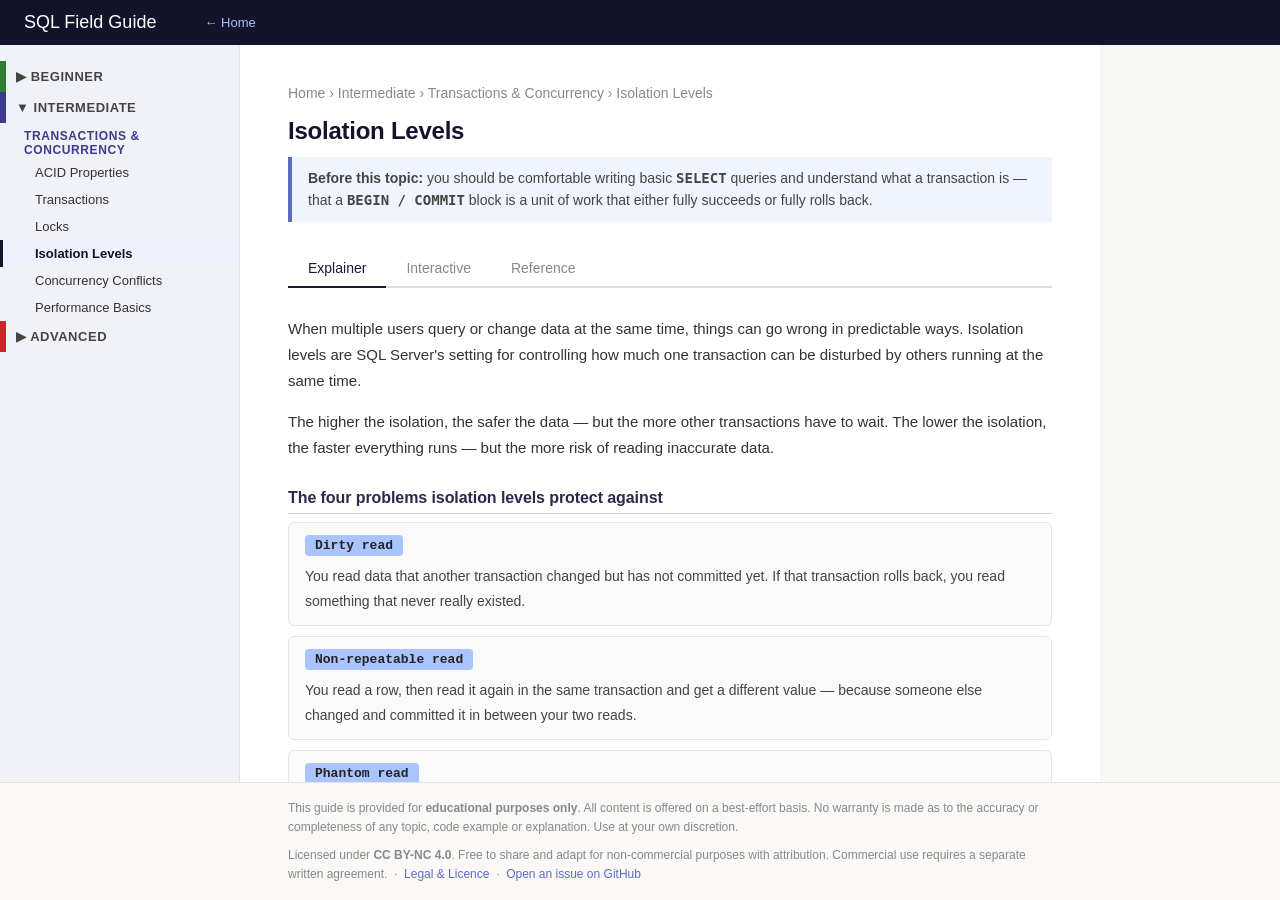
<file: topics/intermediate/isolation-levels/index.html>
<!DOCTYPE html>
<html lang="en">
<head>
    <meta charset="UTF-8" />
    <meta name ="viewport" content="width=device-width, initial-scale=1.0" />
    <title>Isolation Levels - SQL Field Guide</title>
    <meta name ="description" content="Understand SQL Server isolation levels: Read Uncommitted, Read Commited, Repeatable Read, Serializable and Snapshot. Interactive explainer with real-world scenarios." />
    <meta name ="keywords" content ="SQL, T-SQL, SQL Server, Isolation Levels, Serializable" />
    <link rel ="canonical" href="https://pokrhitman.github.io/sql-field-guide/topics/intermediate/isolation-levels/index.html" />
    <meta property = "og:type"         content="article"/>
    <meta property = "og:title"         content="Isolation Levels - SQL Field Guide"/>
    <meta property = "og:description"   content="The five SQL Server isolation levels explained: what each one protect against, how locking works and when to use in production."/>
    <meta property = "og:url"           content="https://pokrhitman/github.io/sql-field-guide/topics/intermediate/isolation-levels/index.html" />
    <link rel ="stylesheet" href = "../../../assets/css/main.css" />
    <script>
        const SITE_ROOT = "../../../";
        const CURRENT_PAGE = "isolation-levels";
    </script>
</head>
<body>

    <!--- Header --->
    <header>
        <h1>SQL Field Guide</h1>
        <a href="../../../index.html" style="margin-left: 24px;">&#8592; Home</a>
    </header>

    <div class="layout">

        <!--- Sidebar (poulated by nav.js) --->
        <nav id="sidebar"></nav>

    <!--- Main content --->
    <main>

        <!-- Breadcrumb -->
        <div class="breadcrumb">
            <a href="../../../index.html">Home</a> &rsaquo;
            Intermediate &rsaquo;
            Transactions &amp; Concurrency &rsaquo;
            Isolation Levels
        </div>

        <h2>Isolation Levels</h2>

        <div class="prereq">
            <strong>Before this topic:</strong> you should be comfortable writing basic
            <strong><code>SELECT</code></strong> queries and understand what a transaction
            is &mdash; that a <strong><code>BEGIN / COMMIT</code></strong> block is a unit 
            of work that either fully succeeds or fully rolls back.
        </div>

        <!-- Tab switcher -->
        <div class="tabs" role="tablist" aria-label="Topic sections">
            <button class="tab-btn active"  role="tab" id="tab-explainer"    aria-selected="true"   aria-controls="panel-explainer"   onclick="switchTab('explainer', event)">Explainer</button>
            <button class="tab-btn"         role="tab" id="tab-interactive"  aria-selected="false"  aria-controls="panel-interactive" onclick="switchTab('interactive', event)">Interactive</button>
            <button class="tab-btn"         role="tab" id="tab-reference"    aria-selected="false"  aria-controls="panel-reference"   onclick="switchTab('reference', event)">Reference</button>
        </div>

        <!-- ======================================== -->
        <!-- EXPLAINER TAB                            -->
        <!-- ======================================== -->
        <div class="tab-panel active" id="panel-explainer" role="tabpanel" aria-labelledby="tab-explainer">

            <p>
                When multiple users query or change data at the same time, things can 
                go wrong in predictable ways. Isolation levels are SQL Server's 
                setting for controlling how much one transaction can be disturbed by
                others running at the same time.
            </p>
            <p>
                The higher the isolation, the safer the data &mdash; but the more other
                transactions have to wait. The lower the isolation, the faster 
                everything runs &mdash; but the more risk of reading inaccurate data.
            </p>

            <h3>The four problems isolation levels protect against</h3>

            <div class="keyword-card">
                <h4>Dirty read</h4>
                <p>You read data that another transaction changed but has not committed
                    yet. If that transaction rolls back, you read something that never
                    really existed.</p>
            </div>

            <div class="keyword-card">
                <h4>Non-repeatable read</h4>
                <p>You read a row, then read it again in the same transaction and get
                    a different value &mdash; because someone else changed and committed it
                    in between your two reads.</p>
            </div>

            <div class="keyword-card">
                <h4>Phantom read</h4>
                <p>You run a query like <strong><code>SELECT ... WHERE salary > 50000</code></strong>
                    and get 12 rows. Later in the same transaction you run it again and get 13 rows
                    &mdash; a new row appeared because another transaction inserted.</p>
            </div>

            <div class="keyword-card">
                <h4>Lost update</h4>
                <p>Two transactions both read the same value, calculate a new value
                    based on it and both write back. The second write silently overwrites
                    the first. One update is simply lost.</p>
            </div>

            <h3>A plain-English example: the dirty read</h3>
            <p>
                Transaction A deducts $200 from a bank account but has not committed.
                Transaction B reads the balance and sees the reduced amount. Transaction
                A then rolls back &mdash; the deduction never happened. But Transaction B 
                already made a decision based on a balance that was never real.
                That is a dirty read.
            </p>
            <p>
                The interactive tab lets you explore how each isolation level handles
                this and the other three problems.
            </p>

        </div>

        <!-- ========================================== -->
        <!-- INTERACTIVE TAB                            -->
        <!-- ========================================== -->
        <div class="tab-panel" id="panel-interactive" role="tabpanel" aria-labelledby="tab-interactive">

            <p style="margin-bottom:16px; font-size:13px; color:#666; ">
                Select an isolation level to see what it protects against and a 
                real-world scenario where it is used.
            </p>

            <div id="iso-buttons" role="group" aria-label="Select an isolation level"></div>
            <div class="detail-card" id="detail-card" aria-live="polite"></div>

        </div>

        <!-- ======================================== -->
        <!-- REFERENCE TAB                            -->
        <!-- ======================================== -->
        <div class="tab-panel" id="panel-reference" role="tabpanel" aria-labelledby="tab-reference">

            <p style="margin-bottom:20px; font-size:13px; color:#666; ">
                A compact cheat sheet. Return here after working through the 
                Explainer and Interactive sections.
            </p>

            <div id="ref-cards"></div>

        </div>

    </main>
    </div>

    <!-- Site footer (populated by footer.js) -->
    <footer id="site-footer"></footer>

    <script src="../../../assets/js/nav.js"></script>
    <script src="../../../assets/js/footer.js"></script>
    <script src="../../../assets/js/tabs.js"></script>

    <script>

    /* -- Isolation level data -- */
    const levels = [
        {
        key: 'ru',
        name: 'Read Uncommitted',
        sql: 'SET TRANSACTION ISOLATION LEVEL READ UNCOMMITTED',
        desc: 'No locks are taken when reading. You can see changes made by other transactions even before they commit. The fastest option but the most dangerous for data accuracy.',
        risks: [
            { label: 'Dirty read',              safe: false },
            { label: 'Non-repeatable read',     safe: false },
            { label: 'Phantom read',            safe: false },
            { label: 'Lost update',             safe: false },
        ],
        scenario: 'A DBA needs a quick row count on a busy table during a long-running import. Using Read Uncommitted avoids blocking the import job. A slightly inaccurate count is acceptable - no business decision hangs on it.',
        usedBy: ['DBA diagnostics', 'Live monitoring', 'Data profiling'],
        },
        {
        key: 'rc',
        name: 'Read Committed',
        sql: 'SET TRANSACTION ISOLATION LEVEL READ COMMITTED',
        desc: 'The SQL Server default. You only ever read committed data - not dirty reads. However, if you read the same row twice in one transaction, another transaction can change it in between.',
        risks: [
            { label: 'Dirty read',              safe: true },
            { label: 'Non-repeatable read',     safe: false },
            { label: 'Phantom read',            safe: false },
            { label: 'Lost update',             safe: false },
        ],
        scenario: 'A customer views their order history in an e-commerce application. Each page load is short, self-contained query. The risk of a row changing between two reads in the same transaction is negligible.',
        usedBy: ['Web applications', 'CRM/ ERP system', 'Most CRUD apps'],
        },
        {
        key: 'rr',
        name: 'Repeatable Read',
        sql: 'SET TRANSACTION ISOLATION LEVEL REPEATABLE READ',
        desc: 'Any row you read is locked until your transaction finishes. Nobody can change those rows while you hold them. New rows matching your query can still appear - phantoms are still possible.',
        risks: [
            { label: 'Dirty read',              safe: true },
            { label: 'Non-repeatable read',     safe: true },
            { label: 'Phantom read',            safe: false },
            { label: 'Lost update',             safe: true },
        ],
        scenario: 'An insurance system reads a customer\'s policy detail, calculates a premium across several steps and writes the result back. The policy rows must not change mid-calculation, but new policies being added elsewhere do not matter.',
        usedBy: ['Premium calculation', 'Order fulfillment', 'Multi-step workflows'],
        },
        {
        key: 'ser',
        name: 'Serializable',
        sql: 'SET TRANSACTION ISOLATION LEVEL SERIALIZABLE',
        desc: 'The strictest level. SQL Server uses range locks to prevent new rows being inserted that would match your query. Transactions behave as if they ran one after another, not at the same time.',
        risks: [
            { label: 'Dirty read',              safe: true },
            { label: 'Non-repeatable read',     safe: true },
            { label: 'Phantom read',            safe: true },
            { label: 'Lost update',             safe: true },
        ],
        scenario: 'A bank runs its overnight batch: it reads every account, values every portfolio position and produces end-of-day figures. No new transfers or trades can be inserted mid-calculation. The output must be a perfect, stable snapshot.',
        usedBy: ['Banking end-of-day batch', 'Payroll runs', 'Regulatory reporting'],
        },
        {
        key: 'snap',
        name: 'Snapshot',
        sql: 'SET TRANSACTION ISOLATION LEVEL SNAPSHOT',
        desc: 'Each transaction works from a frozen copy of the data taken at the moment it starts. Readers never block writers and writers never block readers. Conflicts are detected at commit time rather than prevented by locking.',
        risks: [
            { label: 'Dirty read',              safe: true },
            { label: 'Non-repeatable read',     safe: true },
            { label: 'Phantom read',            safe: true },
            { label: 'Lost update',             safe: false, note: 'detected at commit' },
        ],
        scenario: 'A high-traffic online banking portal serves hundreds of concurrent users reading balances while others make transfers. Blocking would create queues. Snapshot lets reads and writes proceed in parallel; conflicting writes fail at commit and are retried ',
        usedBy: ['Online banking portals', 'Booking systems', 'SaaS applications'],
        setup: 'Requires: ALTER DATABASE (NameOfYourDB) SET ALLOW_SNAPSHOT_ISOLATION ON;',
        }, 
    ];

    /* -- Build interactive tab -- */
    function buildInteractive() {
        const btnContainer = document.getElementById('iso-buttons');
        levels.forEach(lv => {
            const btn = document.createElement('button');
            btn.className = 'iso-btn';
            btn.textContent = lv.name;
            btn.setAttribute('aria-pressed', 'false');
            btn.onclick = () => selectLevel (lv.key);
            btn.id = 'btn-' + lv.key;
            btnContainer.appendChild(btn);
        });
        selectLevel('ru');
    }

    function selectLevel(key) {
        const lv = levels.find( l => l.key === key);
        document.querySelectorAll('.iso-btn').forEach(b => {
            b.classList.remove('active');
            b.setAttribute('aria-pressed', 'false');
        });
        const activeBtn = document.getElementById('btn-' + key);
        activeBtn.classList.add('active');
        activeBtn.setAttribute('aria-pressed', 'true');

        const pills = lv.risks.map(r => {
            const cls = r.safe ? 'pill-safe' : 'pill-risk';
            const label = r.safe ? '&#10003; ' : '&#10007; ';
            const note = r.note ? ' (' + r.note + ')' : '';
            return '<span class="pill ' + cls + '">' + label + r.label + note + '</span>';
        }).join('');

        const tags = lv.usedBy.map(u => '<span class="tag">' + u + '</span>').join('');
        const setupNote = lv.setup
        ? '<p style="font-size:12px;color:#888;margin-top:8px;">&#9432; ' + lv.setup + '</p>'
        : '';

        document.getElementById('detail-card').innerHTML = 
        '<h4>' + lv.name + '</h4>' +
        '<div class="tl-step-code single-line">' + lv.sql + '</div>' +
        '<p>' + lv.desc + '</p>' +
        '<div style="margin:10px 0">' + pills + '</div>' +
        '<div class="scenario-box">' + lv.scenario + '</div>' +
        '<div style="margin-top:10px">' + tags + '</div>' +
        setupNote;
    }

    /* Build reference tab -- */
    function buildReference() {
        const container = document.getElementById('ref-cards');
        levels.forEach(lv => {
            const pills = lv.risks.map(r => {
                const cls = r.safe ? 'pill-safe' : 'pill-risk';
                const label = r.safe ? '&#10003; ' : '&#10007; ';
                return '<span class="pill ' + cls + '">' + label + r.label + '</span>';
            }).join('');

            const tags = lv.usedBy.map(u => '<span class="tag">' + u + '</span>').join('');

            const card = document.createElement('div');
            card.className = 'ref-card';
            card.innerHTML = 
                '<h4>' + lv.name + '</h4>' +
                '<div class="tl-step-code single-line">' + lv.sql + '</div>' +
                '<div style="margin-bottom:8px">' + pills + '</div>' +
                '<div>' + tags + '</div>';
            container.appendChild(card);        
        });
    }

    buildInteractive();
    buildReference();

    </script>

</body>
</html>
</file>
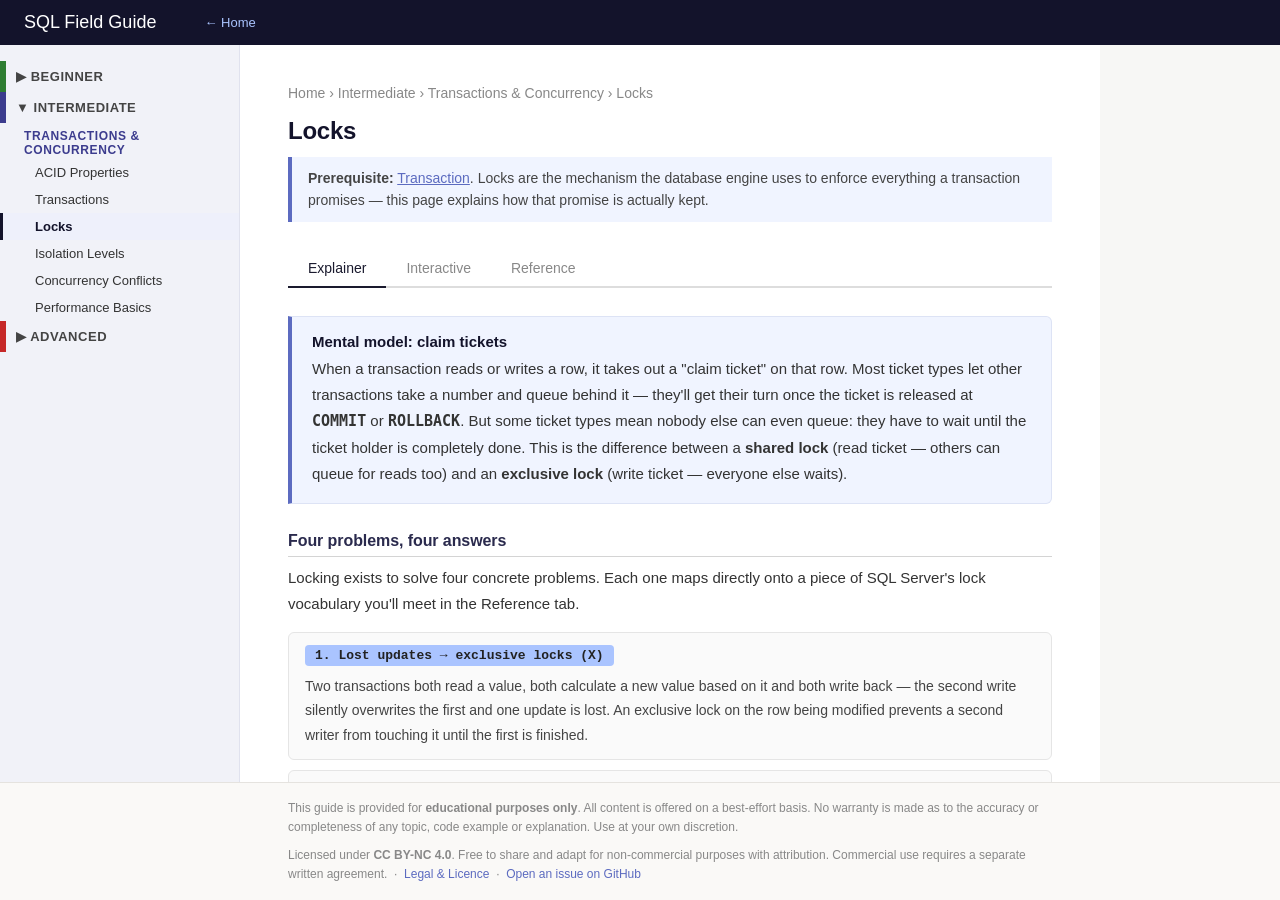
<file: topics/intermediate/locks/index.html>
<!DOCTYPE html>
<html lang="en">
<head>
    <meta charset="UTF-8" />
    <meta name ="viewport" content="width=device-width, initial-scale=1.0" />
    <title>Locks - SQL Field Guide</title>
    <meta name ="description" content="How SQL Server uses locks to protect data during
    concurrent transactions: shared vs exclusive locks, lock granularity, escalation,
    and deadlocks - explained with an interactive manufacturing scenario." />
    <meta name = "keywords" content ="SQL, T-SQL, SQL Server, locks, shared lock, exclusive lock,
    lock escalation, deadlock, sys.dm_tran.locks, concurrency" />
    <link rel = "canonical" href="https://pokrhitman.github.io/sql-field-guide/topics/intermediate/locks/index.html" />
    <meta property = "og:type"          content="article"/>
    <meta property = "og:title"         content="Locks - SQL Field Guide"/>
    <meta property = "og:description"   content="How SQL Server locks rows, pages and tables to keep
    concurrent transactions safe - and how that can lead to blocking, escalation and deadlocks."/>
    <meta property = "og:url"           content="https://pokrhitman/github.io/sql-field-guide/topics/intermediate/locks/index.html" />
    <link rel = "stylesheet" href = "../../../assets/css/main.css" />
    <script>
        const SITE_ROOT = "../../../";
        const CURRENT_PAGE = "locks";
    </script>
</head>
<body>

<!--- Header --->
<header>
    <h1>SQL Field Guide</h1>
    <a href="../../../index.html" style="margin-left: 24px;">&#8592; Home</a>
</header>

<div class="layout">

    <!--- Sidebar (poulated by nav.js) --->
    <nav id="sidebar"></nav>

    <!--- Main content --->
    <main>

        <!-- Breadcrumb -->
        <div class="breadcrumb">
            <a href="../../../index.html">Home</a> &rsaquo;
            Intermediate &rsaquo;
            Transactions &amp; Concurrency &rsaquo;
            Locks
        </div>

        <h2>Locks</h2>

        <div class="prereq">
            <strong>Prerequisite:</strong> <a href="../transactions/index.html">Transaction</a>. 
                Locks are the mechanism the database engine uses to enforce everything a 
                transaction promises &mdash; this page explains how that promise is actually kept.
        </div>

        <!-- Tab switcher -->
        <div class="tabs" role="tablist" aria-label="Topic sections">
            <button class="tab-btn active"  role="tab" id="tab-explainer"    aria-selected="true"   aria-controls="panel-explainer"   onclick="switchTab('explainer', event)">Explainer</button>
            <button class="tab-btn"         role="tab" id="tab-interactive"  aria-selected="false"  aria-controls="panel-interactive" onclick="switchTab('interactive', event)">Interactive</button>
            <button class="tab-btn"         role="tab" id="tab-reference"    aria-selected="false"  aria-controls="panel-reference"   onclick="switchTab('reference', event)">Reference</button>
        </div>

        <!-- ========================================== -->
        <!-- EXPLAINER TAB                              -->
        <!-- ========================================== -->
        <div class="tab-panel active" id="panel-explainer" role="tabpanel" aria-labelledby="tab-explainer">

            <div class="concept-block">
                <h4>Mental model: claim tickets</h4>
                <p>
                    When a transaction reads or writes a row, it takes out a "claim
                    ticket" on that row. Most ticket types let other transactions take 
                    a number and queue behind it &mdash; they'll get their turn once the 
                    ticket is released at <strong><code>COMMIT</code></strong> or <strong><code>ROLLBACK</code></strong>. 
                    But some ticket types mean nobody else can even queue: they have to wait until the 
                    ticket holder is completely done. This is the difference between a <strong>shared lock</strong> 
                    (read ticket &mdash; others can queue for reads too) and an <strong>exclusive lock</strong> 
                    (write ticket &mdash; everyone else waits).
                </p>
            </div>

            <h3>Four problems, four answers</h3>
            <p>
                Locking exists to solve four concrete problems. Each one maps directly 
                onto a piece of SQL Server's lock vocabulary you'll meet in the 
                Reference tab.
            </p>

            <div class="keyword-card">
                <h4>1. Lost updates &rarr; exclusive locks (X)</h4>
                <p>
                    Two transactions both read a value, both calculate a new value 
                    based on it and both write back &mdash; the second write silently 
                    overwrites the first and one update is lost. An exclusive lock 
                    on the row being modified prevents a second writer from touching 
                    it until the first is finished.
                </p>
            </div>

            <div class="keyword-card">
                <h4>2. Dirty reads &rarr; shared locks (S) blocking on X</h4>
                <p>
                    Two transactions read a row that another transaction has changed 
                    but not yet committed. If that change is later rolled back, the 
                    first transaction acted on data that never really existed. A 
                    shared lock request has to wait if an exclusive lock is already 
                    held on that row &mdash; so readers don't see half-finished writes.
                </p>
            </div>

            <div class="keyword-card">
                <h4>3. Deadlocks &rarr; the deadlock detector</h4>
                <p>
                    Two transactions each hold a lock the other one needs and each 
                    is waiting for the other to release it. Neither ever will. SQL 
                    Server periodically checks for these cycles and picks one 
                    transaction as the <strong>deadlock victim</strong> &mdash; it gets
                    rolled back automatically with error 1205, freeing its locks so 
                    the other transaction can continue.
                </p>
            </div>

            <div class="keyword-card">
                <h4>4. Lock escalation &rarr; granularity (row/ page/ table)</h4>
                <p>
                    Locks aren't free to track &mdash; each one is a small amount of memory.
                    If a single statement is about to acquire a very large number of 
                    row-level locks, SQL Sever escalates to a smaller number of 
                    coarser locks (page or table level) to keep overhead down. The 
                    tradeoff: a table-level lock blocks <em>everyone</em> from writing 
                    to that table, not just the rows actually being changed.
                </p>
            </div>

            <h3>Scenario: two work-order stations, one inventory table</h3>
            <div class="scenario-box">
                A manufacturing plant tracks component stock in an 
                <code>inventory</code> table, keyed by <code>PartID</code>. Two 
                assembly stations each run a work order that consumes two different 
                parts. Station A's work order needs Part 501 first, then Part 620.
                Station B's work order needs Part 620 first, then Part 501 &mdash; the 
                same two parts, in the opposite order. Both stations start their 
                Transactions at almost the same moment.
            </div>

            <p>
                Each station's first <code>UPDATE</code> succeeds immediately and takes
                an exclusive lock on that part's row. But when each station tries to 
                update its <em>second</em> part, that row is already exclusively locked 
                by the other station &mdash; and neither will release its first lock until
                its transaction commits. This is exactly the deadlock cycle from problem 3. 
                Walk through it step by step in the Interactive tab.
            </p>

            <div class="deadlock-diagram">
                <div class="dl-box">
                    <strong>Station A</strong>
                    <span>Holds: X-lock Part 501<br>Wants: Part 620</span>
                </div>
                <div class="dl-arrow">&#8644;</div>
                <div class="dl-box">
                    <strong>Station B</strong>
                    <span>Holds: X-lock Part 620<br>Wants: Part 501</span>
                </div>
            </div>
        </div>
        
        
        <!-- ========================================== -->
        <!-- INTERACTIVE TAB                            -->
        <!-- ========================================== -->
        <div class="tab-panel" id="panel-interactive" role="tabpanel" aria-labelledby="tab-interactive">

            <p class="tab-intro">
                Step through the work-order deadlock from the scenario above.
                Watch which locks each station holds and what happens when SQL 
                Server's deadlock detector steps in.
            </p>

            <div class="interactive-block">
                <div class="step-controls" role="group" aria-label="Step navigation">
                    <button class="step-btn secondary" id="btn-prev" onclick="changeStep(-1)" disabled>&larr; Back</button>
                    <button class="step-btn" id="btn-next" onclick="changeStep(1)">Next &rarr;</button>
                </div>
                <div class="step-counter" id="step-counter" aria-live="polite">Step 1 of 6</div>
                <div class="lock-grid" id="lock-diagram"></div>
                <div class="step-narrative" id="step-narrative" aria-live="polite"></div>
            </div>

        </div>

        <!-- ======================================== -->
        <!-- REFERENCE TAB                            -->
        <!-- ======================================== -->
        <div class="tab-panel" id="panel-reference" role="tabpanel" aria-labelledby="tab-reference">

            <h3>Lock modes</h3>
            <table class="data-table">
                <tr><th>Mode</th><th>Abbreviation</th><th>Used for</th><th>Blocks</th></tr>
                <tr>
                    <td>Shared</td><td><code>S</code></td>
                    <td>Reading a row (default isolation level)</td>
                    <td>Exclusive locks on the same row</td>
                </tr>
                <tr>
                    <td>Exclusive</td><td><code>X</code></td>
                    <td>INSERT, UPDATE, DELETE</td>
                    <td>Shared and exclusive locks on the same row</td>
                </tr>
                <tr>
                    <td>Update</td><td><code>U</code></td>
                    <td>Rows a statement might update, before it commits to it</td>
                    <td>Other U and X locks (but not S) &mdash; avoids a common 
                        deadlock pattern between two readers that both intend to write</td>
                </tr>

                <tr>
                    <td>Intent</td><td><code>IS</code> / <code>IX</code></td>
                    <td>Signals at table/page level that a more granular lock 
                        is held below</td>
                    <td>lets SQL Server check for conflicts at a higher level 
                        without scanning every row</td>
                </tr>
            </table>

            <h3>Lock granularity</h3>
            <table class="data-table">
                <tr><th>Level</th><th>Scope</th><th>Notes</th></tr>
                <tr>
                    <td>Row</td><td>A single row</td>
                    <td>Finest granularity, lowest blocking impact, highest 
                        per-lock overhead</td>
                </tr>
                <tr>
                    <td>Page</td><td>An 8KB data page (multiple rows)</td>
                    <td>Used when row-level would mean tracking too many locks</td>
                </tr>
                <tr>
                    <td>Table</td><td>The entire table</td>
                    <td>Coarsest &mdash; blocks all writers (and sometimes readers)
                        to the table until released</td>
                </tr>
            </table>

            <div class="notice">
                <strong>Lock escalation:</strong> SQL Server can automatically
                escalate row or page locks held by a single statement to a 
                table lock once a threshold (around 5,000 locks) is reached.
                This is automatic and not directly configurable per query &mdash; it's 
                a reason a single large batch <strong>UPDATE</strong> or 
                <strong>DELETE</strong> can unexpectedly block unrelated queries on 
                the same table, even ones touching completely different rows.
            </div>

            <h3>Seeing locks in SSMS</h3>
            <div class="ref-card">
                <h4>Current locks</h4>
                <code>SELECT * FROM sys.dm_tran_locks;</code>
                <p>
                    Lists every lock currently held or being waited on, including 
                    the resource type (<strong>RID</strong>, <strong>PAGE</strong>,
                    <strong>OBJECT</strong>), the lock mode and the session that holds it. 
                    Useful for confirming what a blocked query is actually waiting 
                    behind.
                </p>
            </div>

            <div class="ref-card">
                <h4>Who's blocking whom</h4>
                <code>SELECT session_id, blocking_session_id, wait_type, wait_time</code>
                <code>FROM sys.dm_exec_requests</code>
                <code>WHERE blocking_session_id &lt;&gt; 0;</code>
                <p>
                    Any row here means one session is waiting on a lock held by 
                    another. A non-zero <strong>blocking_session_id</strong> is the 
                    fastest way to confirm "is something blocked right now" before 
                    digging into <strong>sys.dm_tran_locks</strong> for detail.
                </p>
            </div>

            <h3>Deadlock error</h3>
            <div class="ref-card">
                <h4>Error 1205</h4>
                <code>Transaction (Process ID 56) was deadlocked on Lock
                    resources with another process and has been chosen as the 
                    deadlock victim. Rerun transaction.</code>
                <p>
                    The victim's transaction is automatically rolled back &mdash; its 
                    locks released so the other transaction can proceed. The 
                    error message itself even tells you what to do: catch it and 
                    retry. See the 
                    <a href="../concurrency-conflicts/index.html">Concurrency 
                        Conflicts</a> page for the retry pattern using 
                        <strong>XACT_STATE()</strong> 
                </p>
            </div>

            <h3>Key terms</h3>
            <table class="data-table">
                <tr><th>Term</th><th>Meaning</th></tr>
                <tr>
                    <td>Blocking</td>
                    <td>A transaction waiting for a lock by another. Normal 
                        and expected &mdash; resolves once the holder commits or rolls back.</td>
                </tr>
                <tr>
                    <td>Deadlock</td>
                    <td>A cycle of blocking with no possible resolution. SQL 
                        Server detects and breaks it by rolling back one side.</td>
                </tr>
                <tr>
                    <td>Lock Escalation</td>
                    <td>Automatic promotion form row/page locks to a table lock 
                        once a treshold is crossed.</td>
                </tr>
                <tr>
                    <td>Granularity</td>
                    <td>The size of the resource a lock covers &mdash; row, page or table.</td>
                </tr>
            </table>
        </div>
    </main>
</div>

<!-- Site footer (populated by footer.js) -->
<footer id="site-footer"></footer>

<script src="../../../assets/js/nav.js"></script>
<script src="../../../assets/js/footer.js"></script>
<script src="../../../assets/js/tabs.js"></script>

<script>
    // Mark the active topic link based on the current URL
    const links=document.querySelectorAll('.topic-link');
    links.forEach(link => {
        if (link.href === window.location.href) {
            link.classList.add('active');
        }
    });

    // ----------------------------------------------------
    // Interactive tab: deadlock step-through 
    // ----------------------------------------------------

    const steps = [
        {
            a: { sql: "BEGIN TRANSACTION;", state: "active-a" },
            b: { sql: "", state: "" },
            holdsA: "X-lock: none yet",
            holdsB: "X-lock: none yet",
            narrative: "Both stations start a transaction at roughly the same time. Neither holds any locks yet."
        },
        {
            a: { sql: "UPDATE Inventory SET Qty -= 1\nWHERE PartID = 501;", state: "active-a" },
            b: { sql: "BEGIN TRANSACTION", state: "active-b" },
            holdsA: "X-lock: Part 501",
            holdsB: "X-lock: none yet",
            narrative: "Station A updates Part 501 and immediately acquires an exclusive (X) lock on that row. The statement completes &mdash; the block is held until COMMIT or ROLLBACK."
        },
        {
            a: { sql: "(holding lock on Part 501)", state: "done" },
            b: { sql: "UPDATE Inventory SET Qty -= 1\nWHERE PartID = 620;", state: "active-b" },
            holdsA: "X-lock: Part 501",
            holdsB: "X-lock: Part 620",
            narrative: "Station B updates Part 620 and acquires its own X-lock on that row. So far, no conflict &mdash; the stations are touching different rows."
        },
        {
            a: { sql: "UPDATE Inventory SET Qty -= 1\nWHERE PartID = 620;", state: "blocked" },
            b: { sql: "(holding lock on Part 620)", state: "done" },
            holdsA: "X-lock: Part 501 | waiting for: Part 620",
            holdsB: "X-lock: Part 620",
            narrative: "Station A now tries to update Part 620 for its second component &mdash; but Station B holds an X-lock on that row. Station A blocks and waits."
        },
        {
            a: { sql: "UPDATE Inventory Set Qty -= 1\nWHERE PartID = 620;", state: "blocked" },
            b: { sql: "UPDATE Inventory SET Qty -= 1\nWHERE PartID = 501;", state: "victim" },
            holdsA: "X-lock: Part 501 | waiting for: Part 620",
            holdsB: "X-lock: Part 620 | waiting for: Part 501",
            narrative: "Station B now tries to update Part 501 &mdash; but Station A holds an X-lock on that row. Each station is waiting on the other: a deadlock cycle. SQL Server's deadlock detector picks one transaction as the victim &mdash; here, Station B."
        },
        {
            a: { sql: "UPDATE Inventory Set Qty -= 1\nWHERE PartID = 620;\nCOMMIT;", state: "resolved" },
            b: { sql: "-- Error 1205: deadlock victim\n -- transaction rolled back", state: "victim" },
            holdsA: "X-lock: Part 501, Part 620 (committing)",
            holdsB: "(locks released - rolled back)",
            narrative: "Station B's transaction is rolled back automatically, releasing its lock on Part 620. Station A's blocked update can now proceed and commit normally. Station B's application should catch error 1205 and retry the whole transaction from the start."
        },
    ];

    let current = 0;

    function renderStep() {
        const step = steps[current];
   
        document.getElementById('lock-diagram').innerHTML = `
            <div class="tl-step-code ${step.a.state}" style="grid-column:1;grid-row:1;">${step.a.sql.replace(/\n/g, '<br>' ) || '&nbsp;'}</div>
            <div class="dl-arrow" style="grid-column:2;grid-row:1 / 3;">${current >= 3 && current <= 4 ? '&#8644;' : '&rarr;'}</div>
            <div class="tl-step-code ${step.b.state}" style="grid-column:3;grid-row:1;">${step.b.sql.replace(/\n/g, '<br>' ) || '&nbsp;'}</div>
            <div class="dl-box${step.a.state === 'victim' ? ' dl-victim' : ''}" style="grid-column:1;grid-row:2;">
                <strong>Station A</strong><span>${step.holdsA}</span>
            </div>
            <div class="dl-box${step.b.state === 'victim' ? ' dl-victim' : ''}" style="grid-column:3;grid-row:2;">
                <strong>Station B</strong><span>${step.holdsB}</span>
            </div>
        `;

        document.getElementById('step-narrative').textContent = step.narrative;
        document.getElementById('step-counter').textContent = `Step ${current + 1} of ${steps.length}`;

        document.getElementById('btn-prev').disabled = current === 0;
        document.getElementById('btn-next').disabled = current === steps.length - 1;
    }

    function changeStep (delta) {
        current += delta;
        renderStep();
    }

    renderStep();

</script>

</body>
</html>
</file>
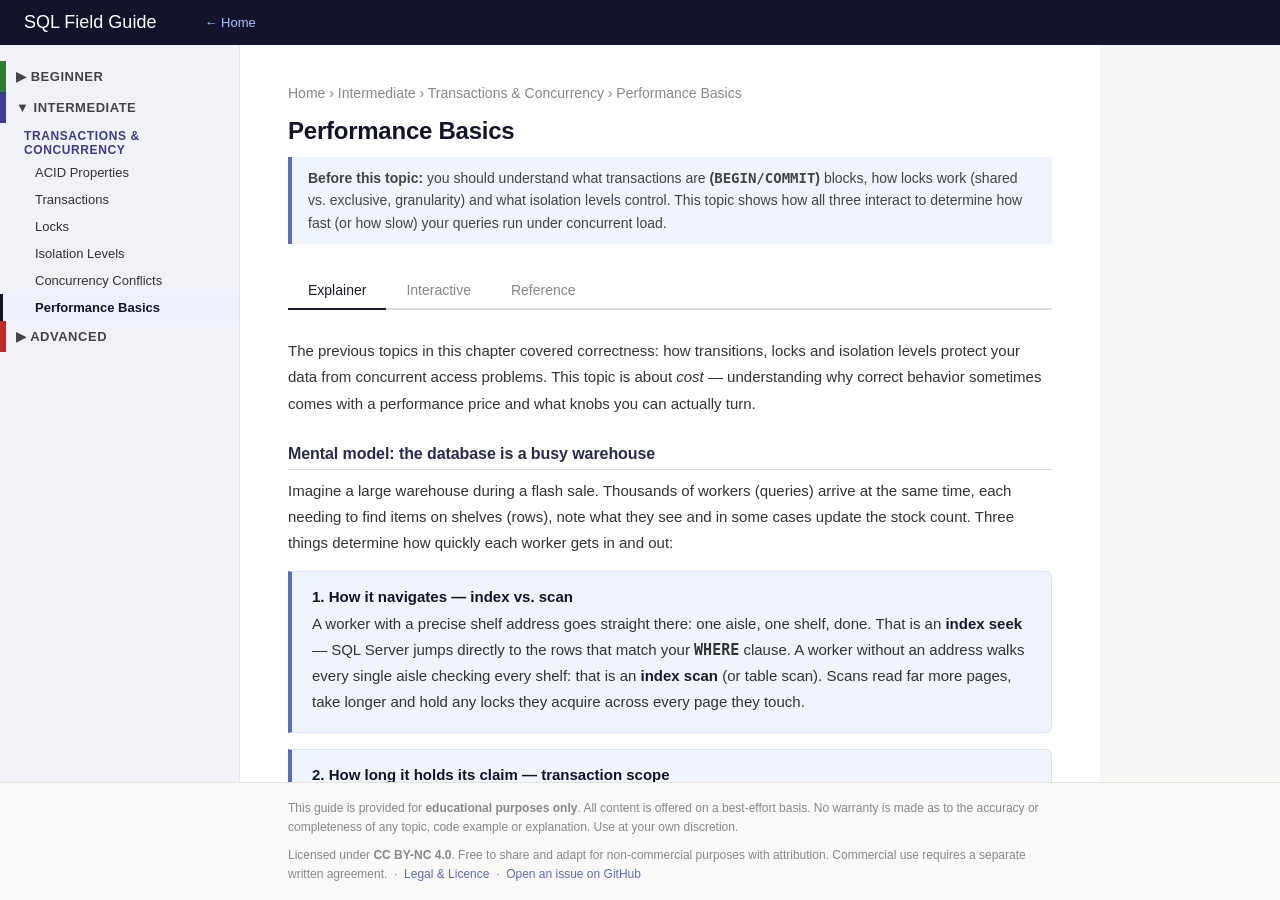
<file: topics/intermediate/performance-basics/index.html>
<!DOCTYPE html>
<html lang="en">
<head>
    <meta charset="UTF-8" />
    <meta name ="viewport" content="width=device-width, initial-scale=1.0" />
    <title>Performance Basics - SQL Field Guide</title>
    <meta name = "description" content="Understand what makes SQL Server queries slow and how transactions affect performance. Interactive query cost simulator with real e-commerce scenarios." />
    <meta name = "keywords" content ="SQL, T-SQL, SQL Server, query performance, index seek, index scan, lock contention, transaction scope, SET STATISTICS IO, execution plan" />
    <link rel = "canonical" href="https://pokrhitman.github.io/sql-field-guide/topics/intermediate/performance-basics/index.html" />
    <meta property = "og:type"          content="article"/>
    <meta property = "og:title"         content="Performance Basics - SQL Field Guide"/>
    <meta property = "og:description"   content="What makes SQL queries slow and what you can do about it. Interactive cost simulator covering indexes, isolation levels and transcation scope. "/>
    <meta property = "og:url"           content="https://pokrhitman/github.io/sql-field-guide/topics/intermediate/performance-basics/index.html" />
    <link rel = "stylesheet" href="../../../assets/css/main.css" />
    <script>
        const SITE_ROOT = "../../../";
        const CURRENT_PAGE = "performance-basics";
    </script>

    <style>
        /* -- Simulator controls panel -- */
        .sim-controls {
            display: grid;
            grid-template-columns: 1fr 1fr 1fr;
            gap: 16px;
            background: #f5f5f5;
            border: 1px solid #e0e0e0;
            border-radius: 6px;
            padding: 20px;
            margin-bottom: 20px;
        }
        .sim-control-group label {
            display: block;
            font-size: 12px;
            font-weight: 600;
            color: #444;
            text-transform: uppercase;
            letter-spacing: 0.04em;
            margin-bottom: 8px;
        }
        .sim-control-group select {
            width: 100%;
            padding: 7px 10px;
            font-size: 13px;
            border: 1px solid #ccc;
            border-radius: 4px;
            background: #fff;
            color: #222;
            cursor: pointer;
        }
        .sim-control-group select:focus {
            outline: 2px solid #5c6bc0;
            outline-offset: 1px;
        }

        /* -- Simulator output panel -- */
        .sim-output {
            border: 1px solid #ddd;
            border-radius: 6px;
            background: #fff;
            overflow: hidden;
        }
        .sim-output-header {
            background: #1a1a2e;
            color: #e8eaf6;
            padding: 10px 18px;
            font-size: 12px;
            font-weight: 600;
            text-transform: uppercase;
            letter-spacing: 0.06em;
        }
        .sim-metrics {
            display: grid;
            grid-template-columns: 1fr 1fr 1fr;
            gap: 0;
            border-bottom: 1px solid #eee;
        }
        .sim-metric {
            padding: 16px 18px;
            border-right: 1px solid #eee;
            text-align: center;
        }
        .sim-metric:last-child { border-right: none; }
        .sim-metric-label {
            font-size: 11px;
            font-weight: 600;
            text-transform: uppercase;
            letter-spacing: 0.05em;
            color: #888;
            margin-bottom: 8px;
        }
        .sim-metric-value {
            font-size: 15px;
            font-weight: 500;
            color: #222;
            margin-bottom: 6px;
        }

        /* Blocking risk badge */
        .risk-badge {
            display: inline-block;
            font-size: 13px;
            font-weight: 600;
            padding: 4px 14px;
            border-radius: 20px;
        }
        .risk-low       { background: #e8f5e9; color: #2e7d32; }
        .risk-medium    { background: #fff8e1; color: #e65100; }
        .risk-high      { background: #ffebee; color: #c62828; }

        /* Explanation and code sections */
        .sim-explanation {
            padding: 16px 18px;
            font-size: 13px;
            line-height: 1.7;
            color: #444;
            border-bottom: 1px solid #eee;
            background: #fafafa;
        }
        .sim-explanation strong { color: #1a1a2e; }

        .sim-code-header {
            padding: 10px 18px 0;
            font-size: 11px;
            font-weight: 600;
            text-transform: uppercase;
            letter-spacing: 0.05em;
            color: #888;
        }

        /* -- Performance tip callout -- */
        .perf-tip {
            background: #e8f5e9;
            border-left: 4px solid #2e7d32;
            padding: 10px 16px;
            font-size: 13px;
            color: #1b5e20;
            margin: 16px 0;
            line-height: 1.6;
            border-radius: 0 4px 4px 0;
        }
        .perf-tip strong { color: #1b5e20; }

        /* -- Four-problem table in explainer -- */
        .problem-table-wrap { overflow-x: auto; margin: 16px 0; }

        /* -- Key term inline highlight -- */
        .kterm {
            font-weight: 600;
            color: #1a1a2e;
        }
    </style>
</head>
<body>

    <!-- Header -->
     <header>
        <h1>SQL Field Guide</h1>
        <a href="../../../index.html" style="margin-left: 24px;">&#8592; Home</a>
     </header>

     <div class="layout">

        <!-- Sidebar (populated by nav.js) -->
        <nav id="sidebar"></nav>

        <!-- Main content -->
         <main>

            <!-- Breadcrumb -->
             <div class="breadcrumb">
                <a href="../../../index.html">Home</a> &rsaquo;
                Intermediate &rsaquo;
                Transactions &amp; Concurrency &rsaquo;
                Performance Basics 
             </div>

             <h2>Performance Basics</h2>

             <div class="prereq">
                <strong>Before this topic: </strong> you should understand 
                what transactions are <strong>(<code>BEGIN/COMMIT</code>)</strong> blocks, how locks 
                work (shared vs. exclusive, granularity) and what isolation 
                levels control. This topic shows how all three interact 
                to determine how fast (or how slow) your 
                queries run under concurrent load.
             </div>

             <!-- Tab switcher -->
            <div class="tabs" role="tablist" aria-label="Topic sections">
                <button class="tab-btn active"  role="tab" id="tab-explainer"   aria-selected="true"    aria-controls="panel-explainer"   onclick="switchTab('explainer', event)">Explainer</button>
                <button class="tab-btn"         role="tab" id="tab-interactive" aria-selected="false"   aria-controls="panel-interactive" onclick="switchTab('interactive', event)">Interactive</button>
                <button class="tab-btn"         role="tab" id="tab-reference"   aria-selected="false"   aria-controls="panel-reference"   onclick="switchTab('reference', event)">Reference</button>
            </div>

            <!-- ========================================== -->
            <!-- EXPLAINER TAB                              -->
            <!-- ========================================== -->
            <div class="tab-panel active" id="panel-explainer" role="tabpanel" aria-labelledby="tab-explainer">

                <p>
                    The previous topics in this chapter covered correctness:
                    how transitions, locks and isolation levels protect your
                    data from concurrent access problems. This topic is about
                    <em>cost</em> &mdash; understanding why correct behavior
                    sometimes comes with a performance price and what knobs
                    you can actually turn.
                </p>

                <h3>Mental model: the database is a busy warehouse</h3>

                <p>
                    Imagine a large warehouse during a flash sale. Thousands
                    of workers (queries) arrive at the same time, each needing
                    to find items on shelves (rows), note what they see and 
                    in some cases update the stock count. Three things 
                    determine how quickly each worker gets in and out:
                </p>

                <div class="concept-block">
                    <h4>1. How it navigates &mdash; index vs. scan</h4>
                    <p>
                        A worker with a precise shelf address goes straight 
                        there: one aisle, one shelf, done. That is an 
                        <span class="kterm">index seek</span> &mdash; SQL Server jumps directly
                        to the rows that match your <strong><code>WHERE</code></strong> clause. 
                        A worker without an address walks every single aisle checking every shelf:
                        that is an <span class="kterm">index scan</span> (or table scan).
                        Scans read far more pages, take longer and hold any locks they acquire 
                        across every page they touch.
                    </p>
                </div>

                <div class="concept-block">
                    <h4>2. How long it holds its claim &mdash; transaction scope</h4>
                    <p>
                        Locks are held for the duration of the transaction. A worker who claims a shelf
                        as soon as they arrive and doesn't release it until they've finished writing
                        their paperwork, eaten lunch and made a phone call is blocking every other worker
                        who needs that shelf. <span class="kterm">Transaction scope</span> &mdash;
                        what you put inside your <strong><code>BEGIN/COMMIT</code></strong> block &mdash;
                        directly controls how long your locks are held. Wide scope (validation logic, 
                        calculations, logging all inside the transaction) means long lock hold times.
                        Narrow scope (only the essential write inside the transaction) means 
                        short lock hold times.
                    </p>
                </div>

                <div class="concept-block">
                    <h4>3. What level of caution it operates under &mdash; isolation level</h4>
                    <p>
                        A worker operating under strict rules takes a formal claim on every shelf 
                        they glance at and holds it until their entire job is done (Serializable).
                        A worker under relaxed rules glances at a shelf, notes what they see
                        and releases the claim immediately (Read Committed). Higher isolation levels
                        acquire more locks, hold them longer and therefore block more concurrent work.
                        The trade-off is data consistency vs. throughput.
                    </p>
                </div>

                <h3>The four performance problems &mdash; and the levers that fix them</h3>

                <div class="problem-table-wrap">
                    <table class="data-table">
                        <thead>
                            <tr>
                                <th scope="col">Problem</th>
                                <th scope="col">Symptom</th>
                                <th scope="col">Cause</th>
                                <th scope="col">Lever</th>
                            </tr>
                        </thead>
                        <tbody>
                            <tr>
                                <td><strong>Slow reads</strong></td>
                                <td>Product pages time out under peak load</td>
                                <td>Table scan instead of an index on the lookup column</td>
                                <td>Add a covering index on the lookup column</td>
                            </tr>
                            <tr>
                                <td><strong>Read/write contention</strong></td>
                                <td>Inventory check blocks order insert</td>
                                <td>Read holding shared locks under Repeatable Read or Serializable</td>
                                <td>Lower isolation level; consider READ_COMMITTED_SNAPSHOT</td>
                            </tr>
                            <tr>
                                <td><strong>Long-blocking transaction</strong></td>
                                <td>Checkout sluggish site-wide during flash sale</td>
                                <td>Transaction scope wraps validation, calculations and the write together</td>
                                <td>Move everything except the essential write outside the transaction</td>
                            </tr>
                            <tr>
                                <td><strong>Lock escalation</strong></td>
                                <td>Sudden site-wide slowdown at peak: a table lock appears</td>
                                <td>Row-level locks escalate to a table lock when a treshold is crossed (~ 5,000 locks per object)</td>
                                <td>Batch large writes; reduce rows touched per transaction</td>
                            </tr>
                        </tbody>
                    </table>
                </div>

                <h3>Measuring before you fix</h3>

                <p>
                    Never guess at a performance problem. SQL Server provides
                    diagnostic tools that show you exactly what is happening.
                    Use these first, then decide which lever to pull.
                </p>

                <div class="concept-block">
                    <h4>SET STATISTICS TIME ON / SET STATISTICS IO ON</h4>
                    <p>
                        Run these before your query in SSMS. The output in the Messages tab tells 
                        you elapsed time (wall clock), CPU time and &mdash; most usefully &mdash;
                        <span class="kterm">logical reads</span>: how many 8KB data pages SQL Server
                        read from the buffer cache to satisfy the query. A table scan on a large table 
                        can produc thousands of logical reads; an index seek on the same query 
                        might produce fewer than ten. Logical reads are the most reliable indicator
                        of query efficiency because they are not affected by server load 
                        or caching effects the way elapsed time is.
                    </p>
                </div>

                <div class="concept-block">
                    <h4>Execution plans (Ctrl+M in SSMS)</h4>
                    <p>
                        The graphical execution plan shows you exactly which operations SQL Server 
                        chose to execute your query. Look for <span class="kterm">Index Seek</span>
                        (efficient &mdash; going straight to the right rows) vs. <span class="kterm">Table Scan</span>
                        or <span class="kterm"> </span> Scan</span> (reading all rows). The thickness 
                        of the arrows between operations represents the estimated number of rows flowing 
                        through &mdash; a very thick arrow into an early Filter operation is often a sign
                        that filtering happening too late.
                    </p>
                </div>

                <div class="concept-block">
                    <h4>sys.dm_exec_requests</h4>
                    <p>
                        When the database feels slow right now, this dynamic management view shows all
                        currently running requests. The <strong><code>blocking_session_id</code></strong>
                        column is the one to check first: a non-zero value means that session is waiting
                        for a lock held by another session. The <strong><code>wait_type</code></strong> column tells you
                        what kind of resource it is waiting for. See the Reference tab for the full query.
                    </p>
                </div>

                <div class="perf-tip">
                    <strong>The practical order of attack:</strong> add the right index first 
                    (it often eliminates contention by reducing scan scope and lock footprint),
                    then narrow transaction scope (reduces hold duration), then revisit isolation level
                    only if contention persists. Changing isolation level without fixing indexes first
                    is treating the symptom, not the cause.
                </div>

            </div>

            <!-- ========================================== -->
            <!-- INTERACTIVE TAB                            -->
            <!-- ========================================== -->
            <div class="tab-panel" id="panel-interactive"  role="tabpanel" aria-labelledby="tab-interactive">

                <p>
                    The simulator below models an e-commerce platform during a flash sale. Thousands 
                    of customers are simultaneously checking product availability (reads) while orders are 
                    being placed and stock counts decremented (writes). Adjust the three variables
                    and see how they intersect to determine query cost and blocking risk. 
                </p>

                <!-- Controls -->
                 <div class="sim-controls" role="group" aria-label="Simulator controls">
                    <div class="sim-control-group">
                        <label for="ctrl-isolation">Isolation</label>
                        <select id="ctrl-isolation" onchange="updateSimulator()">
                            <option value="rc">Read Committed</option>
                            <option value="rr">Repeatable Read</option>
                            <option value="ser">Serializable</option>
                        </select>
                    </div>
                    <div class="sim-control-group">
                        <label for="ctrl-index">Index on ProductId</label>
                        <select id="ctrl-index" onchange="updateSimulator()">
                            <option value="yes">Present</option>
                            <option value="no">Absent<option>
                        </select>
                    </div>
                    <div class="sim-control-group">
                        <label for="ctrl-scope">Transaction Scope</label>
                        <select id="ctrl-scope" onchange="updateSimulator()">
                            <option value="narrow">Narrow (write only)</option>
                            <option value="wide">Wide (read + write)</option>
                        </select>
                    </div>
                </div>

                <!-- Output -->
                <div class="sim-output" aria-live="polite" aria-atomic="true" aria-label="Simulator results">
                    <div class="sim-output-header">Query Cost Estimate &mdash; Flash Sale Scenario</div>

                    <div class="sim-metrics">
                        <div class="sim-metric">
                            <div class="sim-metric-label">Estimated I/O Cost</div>
                            <div class="sim-metric-value" id="out-io">&mdash;</div>
                            <div id="out-io-detail" style="font-size:12px;color:#888;"></div>
                        </div>
                        <div class="sim-metric">
                            <div class="sim-metric-label">Lock Hold Duration</div>
                            <div class="sim-metric-value" id="out-lock">&mdash;</div>
                        </div>
                        <div class="sim-metric">
                            <div class="sim-metric-label">Blocking Risk</div>
                            <div id="out-risk">&mdash;</div>
                        </div>
                    </div>

                    <div class="sim-explanation" id="out-explanation"></div>

                    <div class="sim-code-header">T-SQL &mdash; Current Configuration</div>
                    <div class="code-block" id="out-code" style="margin: 12px 18px 18px;"></div>
                </div>

            </div>

                <!-- ======================================== -->
                <!-- REFERENCE TAB                            -->
                <!-- ======================================== -->
                <div class="tab-panel" id="panel-reference" role="tabpanel" aria-labelledby="tab-reference">

                    <h3>Measurement tools</h3>

                    <div class="ref-card">
                        <h4>SET STATISTICS TIME ON / SET STATISTICS IO ON</h4>
                        <p>Run before your query in SSMS. Output appears in the Messages tab.</p>
                        <div class="code-block"><span class="c-keyword">SET</span> STATISTICS TIME <span class="c-keyword">ON</span>;
<span class="c-keyword">SET</span> STATISTICS IO <span class="c-keyword">ON</span>;

<span class="c-keyword">SELECT</span> ProductId, StockQty
<span class="c-keyword">FROM</span> Products
<span class="c-keyword">WHERE</span> ProductId = <span class="c-number">1042</span>;

<span class="c-keyword">SET</span> STATISTICS TIME <span class="c-keyword">OFF</span>;
<span class="c-keyword">SET</span> STATISTICS IO <span class="c-keyword">OFF</span>;</div>
                    <table class="data-table" style="margin-top:12px;">
                        <thead>
                            <tr>
                                <th scope="col" style="width: 140px;">Output field</th>
                                <th scope="col">What it means</th>
                                <th scope="col">What to look for</th>
                            </tr>
                        </thead>
                        <tbody>
                            <tr>
                                <td><code>logical reads</code></td>
                                <td>Pages read from the buffer cache</td>
                                <td>Most reliable efficiency indicator &mdash; not skewed by load or caching</td>
                            </tr>
                            <tr>
                                <td><code>physical reads</code></td>
                                <td>Pages read from disk (not cached)</td>
                                <td>High value means the data wasn't in memory &mdash; first-run effect is common</td>
                            </tr>
                            <tr>
                                <td><code>CPU time</code></td>
                                <td>Processor time consumed</td>
                                <td>High relative to elapsed time = CPU-bound; low = waiting on I/0 or locks</td>
                            </tr>
                            <tr>
                                <td><code>elapsed time</code></td>
                                <td>Wall-clock duration</td>
                                <td>Can be misleading on a busy server; use logical reads for comparison</td>
                            </tr>
                        </tbody>
                    </table>
                </div>

                <div class="ref-card">
                    <h4>sys.dm_exec_requests &mdash; live blocking check</h4>
                    <p>Run while the database is under load to see what is blocking what.</p>
                    <div class="code-block"><span class="c-keyword">SELECT</span>
    r.session_id,
    r.blocking_session_id,  <span class="c-comment">-- non-zero = this session is blocked</span>
    r.wait_type,            <span class="c-comment">-- e.g. LCK_M_S = waiting for shared lock</span>
    r.wait_time,            <span class="c-comment">-- milliseconds spent waiting so far</span>
    r.status,               <span class="c-comment">-- running, suspended, sleeping</span>
    t.text <span class="c-keyword">AS</span> query_text 
<span class="c-keyword">FROM</span>  sys.dm_exec_requests r 
<span class="c-keyword">CROSS</span>  <span class="c-keyword">APPLY</span> sys.dm_exec_sql_text(r.sql_handle) t
<span class="c-keyword">WHERE</span>  r.blocking_session_id &gt; <span class="c-number">0</span> <span class="c-comment">-- only blocked sessions</span>
<span class="c-keyword">ORDER</span> <span class="c-keyword">BY</span> r.wait_time <span class="c-keyword">DESC</span>;</div>
                </div>

                <div class="ref-card">
                    <h4>sys.dm_tran_locks &mdash; lock Inventory</h4>
                    <p>Shows all locks currently held or awaited. Useful when dm_exec_requests shows blocking but you need to understand what resource is contested. See the <a href="../locks/index.html">Locks</a> topic for the full query.</p>
                </div>

                <h3>Isolation level cost summary</h3>

                <table class="data-table">
                    <thead>
                        <tr>
                            <th scope="col">Isolation Level</th>
                            <th scope="col">Shared lock held until</th>
                            <th scope="col">Blocking risk</th>
                            <th scope="col">Best for</th>
                        </tr>
                    </thead>
                    <tbody>
                        <tr>
                            <td>Read Committed <em>(default)</em></td>
                            <td>Row is read (released immediately)</td>
                            <td><span class="pill pill-safe">Low</span></td>
                            <td>Most web and application queries</td>
                        </tr>
                        <tr>
                            <td>Repeatable Read</td>
                            <td>End of transaction</td>
                            <td><span class="pill pill-warn">Medium</span></td>
                            <td>Multi-step reads that must see stable data</td>
                        </tr>
                        <tr>
                            <td>Serializable</td>
                            <td>End of transaction (+ range locks)</td>
                            <td><span class="pill pill-risk">High</span></td>
                            <td>Batch jobs, regulatory reporting, critical totals</td>
                        </tr>
                        <tr>
                            <td>Snapshot</td>
                            <td>Not held (uses row versioning)</td>
                            <td><span class="pill pill-safe">Low</span></td>
                            <td>High-concurrency reads; requires db-level config</td>
                        </tr>
                    </tbody>
                </table>

                <h3>Transaction scope &mdash; do and don't</h3>

                <div class="ref-card" style="padding:0;">
                    <table class="data-table" style="margin:0;">
                        <thead>
                            <tr>
                                <th scope="col">Inside the transaction &mdash; keep short</th>
                                <th scope="col">Outside the transaction &mdash; do before or after</th>
                            </tr>
                        </thead>
                        <tbody>
                            <tr>
                                <td>The INSERT, UPDATE or DELETE that must be atomic</td>
                                <td>Validation queries (SELECT to check stock, price, etc.)</td>
                            </tr>
                            <tr>
                                <td>Any reads that must be consistent with the write</td>
                                <td>Calculations and business logic</td>
                            </tr>
                            <tr>
                                <td>&nbsp;</td>
                                <td>Logging and audit writes to other systems</td>
                            </tr>
                            <tr>
                                <td>&nbsp;</td>
                                <td>External API calls or email triggers</td>
                            </tr>
                            <tr>
                                <td>&nbsp;</td>
                                <td>User input or any operation that can pause or wait</td>
                            </tr>
                        </tbody>
                    </table>
                </div>

                <h3>Key terms</h3>

                <table class="data-table">
                    <thead>
                        <tr>
                            <th scope="col">Term</th>
                            <th scope="col">Definition</th>
                        </tr>
                    </thead>
                    <tbody>
                        <tr>
                            <td><strong>Logical read</strong></td>
                            <td>A page read from the SQL Server buffer cache (memory). The primary measure of query I/O cost.</td>
                        </tr>
                        <tr>
                            <td><strong>Physical read</strong></td>
                            <td>A page read from disk because it was not in the buffer cache. Much slower than a logical read.</td>
                        </tr>
                        <tr>
                            <td><strong>Index seek</strong></td>
                            <td>SQL Server navigates the index B-tree directly to matching rows. Efficient &mdash; reads a small number of pages.</td>
                        </tr>
                        <tr>
                            <td><strong>Index scan / table scan</strong></td>
                            <td>SQL Server reads every row in the index or table to find matches. Inefficient at scale &mdash; reads every page.</td>
                        </tr>
                        <tr>
                            <td><strong>Lock contention</strong></td>
                            <td>Two or more sessions competing for the same lock. One must wait (blocking) or one is killed (deadlock).</td>
                        </tr>
                        <tr>
                            <td><strong>Lock escalation</strong></td>
                            <td>SQL Server converts many fine-grained row locks into a single coarser table lock to reduce memory overhead. Triggered at approximately 5,000 locks per object.</td>
                        </tr>
                        <tr>
                            <td><strong>Transaction scope</strong></td>
                            <td>The set of operations enclosed in a BEGIN TRANSACTION / COMMIT block. locks are held for this entire duration.</td>
                        </tr>
                        <tr>
                            <td><strong>blocking_session_id</strong></td>
                            <td>Column in <code>sys.dm_exec_requests</code>. A non-zero value means this session is waiting for a lock held by the identified session.</td>
                        </tr>
                    </tbody>
                </table>

                <h3>T-SQL dialect note</h3>

                <div class="ref-card">
                    <p>
                        <strong>READ_COMMITTED_SNAPSHOT (RCSI)</strong> is a 
                        SQL Server / Azure SQL feature that changes Read 
                        Committed to use row versioning instead of shared 
                        locks, eliminating most reader/writer blocking without
                        changing application isolation level settings.
                        Enable at the database level:
                    </p>
                    <div class="code-block"><span class="c-keyword">ALTER</span> <span class="c-keyword">DATABASE</span> YourDatabase
<span class="c-keyword">SET</span> READ_COMMITTED_SNAPSHOT <span class="c-keyword">ON</span>;</div>
                    <p style="margin-top:8px;">
                        MySQL and PostgreSQL use MVCC (multi-version concurrency 
                        control) by default for all reads, so reader/writer 
                        blocking is less common in those engines without 
                        explicit configuration.
                    </p>
                </div>

            </div>
            <!-- end tabs -->      

         </main>
     </div>

     <!-- Site footer (populated by footer.js) -->
    <footer id="site-footer"></footer>

    <script src="../../../assets/js/nav.js"></script>
    <script src="../../../assets/js/footer.js"></script>
    <script src="../../../assets/js/tabs.js"></script>

    <script>

    /*  =================================================================
        QUERY COST SIMULATOR DATA
        12 combinations: 3 Isolation levels x 2 index states x 2 scopes
        Keys: rc/rr/ser  | yes/no   |  narrow/wide
        ================================================================= */ 

    const simStates = {

        /* -- READ COMMITTED ------------------------------------------*/ 
        'rc-yes-narrow': {
            io: 'Very low',
            ioDetail: '~8 logical reads',
            lock: 'Very short',
            risk: 'low',
            riskLabel: '&#128994; Low',
            explanation: '<strong>Best-case configuration.</strong> Read Committed releases shared locks as soon as each row is read &mdash; it does not hold until commit. The index seek goes directly to the matching product row, touching only a handful of pages. The transaction wraps only the INSERT, so the exclusive lock on the new Orders row is held for milliseconds. Concurrent reads and writes proceed with almost no queuing.',
            code: [
                '<span class="c-comment">-- Session-level isolation (RC is the SQL Server default)</span>',
                '<span class="c-keyword">SET</span> TRANSACTION ISOLATION LEVEL READ COMMITTED;',
                '',
                '<span class="c-comment">-- Inventory check: runs OUTSIDE the transaction</span>',
                '<span class="c-comment">-- Index seek on ProductId: ~8 logical reads</span>',
                '<span class="c-keyword">SELECT</span> ProductId, StockQty',
                '<span class="c-keyword">FROM</span> Products',
                '<span class="c-keyword">WHERE</span> ProductId = <span class="c-number">1042</span>;',
                '',
                '<span class="c-comment">-- Narrow scope: only the write is inside the transaction</span>',
                '<span class="c-keyword">BEGIN</span> TRANSACTION;',
                '',
                '   <span class="c-keyword">INSERT</span> <span class="c-keyword">INTO</span> Orders (CustomerId, ProductId, Qty, OrderDate)',
                '   <span class="c-keyword">VALUES</span> (<span class="c-number">8801</span>, <span class="c-number">1042</span>, <span class="c-number">1</span>, GETDATE());',
                '',
                '<span class="c-keyword">COMMIT</span>;'
            ]
        },

        'rc-yes-wide': {
            io: 'Low',
            ioDetail: '~8 logical reads',
            lock: 'Short&ndash;medium',
            risk: 'medium',
            riskLabel: '&#128993; Medium',
            explanation: '<strong>Index helps but scope hurts.</strong> Read Committed still releases shared locks row by row as the SELECT reads them, so the read itself doesn\'t block writers for long. However, by placing the SELECT inside the transaction, the exclusive lock on the new Orders row is held from the BEGIN until after the SELECT completes &mdash; everything inside the transaction runs before the COMMIT. Under moderate load this is acceptable; under flash-sale concurrency the lock hold duration starts creating a visible queue.',
            code: [
                '<span class="c-keyword">SET</span> TRANSACTION ISOLATION LEVEL READ COMMITTED;',
                '',
                '<span class="c-comment">-- Wide scope: SELECT and INSERT both inside the transaction</span>',
                '<span class="c-keyword">BEGIN</span> TRANSACTION;',
                '',
                '<span class="c-comment">-- Index seek on ProductId: ~ 8 logical reads</span>',
                '<span class="c-keyword">SELECT</span> ProductId, StockQty',
                '<span class="c-keyword">FROM</span> Products',
                '<span class="c-keyword">WHERE</span> ProductId = <span class="c-number">1042</span>;',
                '',
                '   <span class="c-keyword">INSERT</span> <span class="c-keyword">INTO</span> Orders (CustomerId, ProductId, Qty, OrderDate)',
                '   <span class="c-keyword">VALUES</span> (<span class="c-number">8801</span>, <span class="c-number">1042</span>, <span class="c-number">1</span>, GETDATE());',
                '',
                '<span class="c-keyword">COMMIT</span>;'
                ]
        },

        'rc-no-narrow': {
        io: 'Medium',
        ioDetail: '~1,200 logical reads',
        lock: 'Short',
        risk: 'medium',
        riskLabel: '&#128993; Medium',
        explanation: '<strong>Scope is tight but the scan is expensive.</strong> Without an index on ProductId, SQL Server reads every row in the Products table to find product 1042 &mdash; a full table scan. Under Read Committed, shared locks are released row by row as the scan progresses, but with 1,200+ page reads the scan itself takes time and touches many more pages. More pages touched means more shared locks acquired in sequence, even if briefly, increasing the chance of clashing with a concurrent write on any of those pages. Transaction scope is narrow, which limits the window, but the I/O cost alone will degrade performance at flash-sale scale.',
        code: [
            '<span class="c-keyword">SET</span> TRANSACTION ISOLATION LEVEL READ COMMITTED;',
            '',
            '<span class="c-comment">-- Inventory check: run OUTSIDE the transaction</span>',
            '<span class="c-comment">-- No index on ProductId: full table scan, ~1,200 logical reads</span>',
            '<span class="c-keyword">SELECT</span> ProductId, StockQty',
            '<span class="c-keyword">FROM</span> Products',
            '<span class="c-keyword">WHERE</span> ProductId = <span class="c-number">1042</span>;',
            '',
            '<span class="c-comment">-- Narrow scope: only the write is inside the transaction</span>',
            '<span class="c-keyword">BEGIN</span> TRANSACTION;',
            '',
            '   <span class="c-keyword">INSERT</span> <span class="c-keyword">INTO</span> Orders (CustomerId, ProductId, Qty, OrderDate)',
            '   <span class="c-keyword">VALUES</span> (<span class="c-number">8801</span>, <span class="c-number">1042</span>, <span class="c-number">1</span>, GETDATE());',
            '',
            '<span class="c-keyword">COMMIT</span>;'
            ]
        },

        'rc-no-wide': {
        io: 'Medium&ndash;high',
        ioDetail: '~1,200 logical reads',
        lock: 'Medium',
        risk: 'high',
        riskLabel: '&#128308; High',
        explanation: '<strong>Scan cost and wide scope combine.</strong> The full table scan burns I/O and runs entirely inside the transaction, meaning the transaction is open for the entire duration of the scan before the INSERT even begins. Under Read Committed, shared locks are released row by row, which limits some contention &mdash; but the exclusive lock on the Orders row is acquired at the INSERT and held until COMMIT, which now occurs only after the slow scan finishes. At flash-sale volumes, many concurrent sessions in this state create a sustained queue on the Orders table.',
        code: [
            '<span class="c-keyword">SET</span> TRANSACTION ISOLATION LEVEL READ COMMITTED;',
            '',
            '<span class="c-comment">-- Wide scope: SELECT and INSERT both inside the transaction</span>',
            '<span class="c-keyword">BEGIN</span> TRANSACTION;',
            '',
            '<span class="c-comment">-- No index on ProductId: full table scan, ~1,200 logical reads</span>',
            '<span class="c-keyword">SELECT</span> ProductId, StockQty',
            '<span class="c-keyword">FROM</span> Products',
            '<span class="c-keyword">WHERE</span> ProductId = <span class="c-number">1042</span>;',
                '',
            '   <span class="c-keyword">INSERT</span> <span class="c-keyword">INTO</span> Orders (CustomerId, ProductId, Qty, OrderDate)',
            '   <span class="c-keyword">VALUES</span> (<span class="c-number">8801</span>, <span class="c-number">1042</span>, <span class="c-number">1</span>, GETDATE());',
            '',
            '<span class="c-keyword">COMMIT</span>;'
            ]
        },

        /* -- REPEATABLE READ ------------------------------------- */
        'rc-yes-narrow': {
            io: 'Low',
            ioDetail: '~8 logical reads',
            lock: 'Medium',
            risk: 'medium',
            riskLabel: '&#128993; Medium',
            explanation: '<strong>Repeatable Read changes the locking behavior or reads.</strong> Unlike Read Commited, Repeatable Read holds shared locks on every row it reads until the transaction commits &mdash; not just until the row is passed. Even though the SELECT runs outside the BEGIN / COMMIT block here, the Repeatable Read isolation level applies to the whole session. Any shared lock acquired by the SELECT on the Products row is held until that implicit transaction ends. Writers trying to update that product row (to decrement stock) must wait. The index seek keeps I/O low, but the lock hold creates contention on busy Products rows during a flash sale.',
            code: [
                '<span class="c-keyword">SET</span> TRANSACTION ISOLATION LEVEL REPEATABKLE READ;',
                '',
                '<span class="c-comment">-- Inventory check: outside explicit transaction</span>',
                '<span class="c-comment">-- BUT: RR holds S locks until the implicit transaction ends</span>',
                '<span class="c-comment">-- Index seek on ProductId: ~8 logical reads</span>',
                '<span class="c-keyword">SELECT</span> ProductId, StockQty',
                '<span class="c-keyword">FROM</span> Products',
                '<span class="c-keyword">WHERE</span> ProductId = <span class="c-number">1042</span>;',
                '',
                '<span class="c-comment">-- Narrow scope: only the write is inside the transaction</span>',
                '<span class="c-keyword">BEGIN</span> TRANSACTION;',
                '',
                '   <span class="c-keyword">INSERT</span> <span class="c-keyword">INTO</span> Orders (CustomerId, ProductId, Qty, OrderDate)',
                '   <span class="c-keyword">VALUES</span> (<span class="c-number">8801</span>, <span class="c-number">1042</span>, <span class="c-number">1</span>, GETDATE());',
                '',
                '<span class="c-keyword">COMMIT</span>;'
            ]
        },

        'rr-yes-wide': {
        io: 'Low',
        ioDetail: '~8 logical reads',
        lock: 'Long',
        risk: 'high',
        riskLabel: '&#128308; High',
        explanation: '<strong>Repeatable Read + wide scope is a significant contention risk.</strong> Shared locks on the Products row are acquired by the SELECT and held until the transaction commits &mdash; which now happens only after the INSERT completes. Any other session trying to update the stock count for product 1042 (to process another order) must wait for the entire duration: SELECT + INSERT + COMMIT. During a flash sale with thousands of concurrent orders for the same product, this creates a queue. The index seek keeps I/O efficient; the problem is entirely lock duration.',
        code: [
            '<span class="c-keyword">SET</span> TRANSACTION ISOLATION LEVEL REPEATABLE READ;',
            '',
            '<span class="c-comment">-- Wide scope: SELECT and INSERT both inside the transaction</span>',
            '<span class="c-comment">-- S lock on Products row held for the entire transaction duration</span>',
            '<span class="c-keyword">BEGIN</span> TRANSACTION;',
            '',
            '<span class="c-comment">-- Index seek on ProductId: ~ 8 logical reads</span>',
            '<span class="c-keyword">SELECT</span> ProductId, StockQty',
            '<span class="c-keyword">FROM</span> Products',
            '<span class="c-keyword">WHERE</span> ProductId = <span class="c-number">1042</span>;',
            '',
            '   <span class="c-keyword">INSERT</span> <span class="c-keyword">INTO</span> Orders (CustomerId, ProductId, Qty, OrderDate)',
            '   <span class="c-keyword">VALUES</span> (<span class="c-number">8801</span>, <span class="c-number">1042</span>, <span class="c-number">1</span>, GETDATE());',
            '',
            '<span class="c-keyword">COMMIT</span>;'
            ]
        },

        'rr-no-narrow': {
        io: 'Medium',
        ioDetail: '~1,200 logical reads',
        lock: 'Medium&ndash;long',
        risk: 'high',
        riskLabel: '&#128308; High',
        explanation: '<strong>Full scan under Repeatable Read holds locks on every page touched.</strong> The absence of an index means SQL Server scans the entire Products table. Under Repeatable Read, shared locks are acquired on every page read and held until the transaction ends &mdash; not released row by row as under Read Committed. With 1,200+ pages scanned, this creates a broad lock footprint across the Procuts table. Any writer trying to update any of those rows must wait for all those locks to be released. At scale, this can bring the Products table to a near-standstill during the scan.',
        code: [
            '<span class="c-keyword">SET</span> TRANSACTION ISOLATION LEVEL REPEATABLE READ;',
            '',
            '<span class="c-comment">-- Inventory check: outside explicit transaction</span>',
            '<span class="c-comment">-- No index: full table scan, ~1,200 logical reads</span>',
            '<span class="c-comment">-- RR holds S locks on every scanned page until implicit txn ends</span>',
            '<span class="c-keyword">SELECT</span> ProductId, StockQty',
            '<span class="c-keyword">FROM</span> Products',
            '<span class="c-keyword">WHERE</span> ProductId = <span class="c-number">1042</span>;',
            '',
            '<span class="c-keyword">BEGIN</span> TRANSACTION;',
            '',
            '   <span class="c-keyword">INSERT</span> <span class="c-keyword">INTO</span> Orders (CustomerId, ProductId, Qty, OrderDate)',
            '   <span class="c-keyword">VALUES</span> (<span class="c-number">8801</span>, <span class="c-number">1042</span>, <span class="c-number">1</span>, GETDATE());',
            '',
            '<span class="c-keyword">COMMIT</span>;'
            ]
        },

        'rr-no-wide': {
        io: 'High',
        ioDetail: '~1,200 logical reads',
        lock: 'Very long',
        risk: 'high',
        riskLabel: '&#128308; High',
        explanation: '<strong>Worst Repeatable Read case: scan + wide scope + held locks. </strong> The full Products table scan rund inside the transaction, acquiring shared locks on every page and holding them all unitl COMMIT. The COMMIT occurs only after the INSERT finishes. This combines maximum I/O cost with maximum lock hold duration. At flash-scale sale with many concurrent sessions doing the same thing, the Products table can accumulate enough page-level locks to trigger lock escalation to a table lock, which the serializes all access to the entire table.',
        code: [
            '<span class="c-keyword">SET</span> TRANSACTION ISOLATION LEVEL REPEATABLE READ;',
            '',
            '<span class="c-comment">-- Wide scope: full scan + INSERT inside the transaction</span>',
            '<span class="c-comment">-- S locks held on ~1,200 pages until COMMIT</span>',
            '<span class="c-comment">-- Risk of lock escalation to table at this volume</span>',
            '<span class="c-keyword">BEGIN</span> TRANSACTION;',
            '',
            '<span class="c-comment">-- No index: full table scan</span>',
            '<span class="c-keyword">SELECT</span> ProductId, StockQty',
            '<span class="c-keyword">FROM</span> Products',
            '<span class="c-keyword">WHERE</span> ProductId = <span class="c-number">1042</span>;',
                '',
                '   <span class="c-keyword">INSERT</span> <span class="c-keyword">INTO</span> Orders (CustomerId, ProductId, Qty, OrderDate)',
                '   <span class="c-keyword">VALUES</span> (<span class="c-number">8801</span>, <span class="c-number">1042</span>, <span class="c-number">1</span>, GETDATE());',
                '',
            '<span class="c-keyword">COMMIT</span>;'
            ]
        },

        /* -- SERIALIZABLE -------------------------------------------------- */ 
        'ser-yes-narrow': {
            io: 'Low',
            ioDetail: '~8 logical reads',
            lock: 'Medium',
            risk: 'medium',
            riskLabel: '&#128993; Medium',
            explanation: '<strong>Serializable adds range locks even with an efficient seek.</strong> Serializable prevents phantom reads by placing range locks on the index range that your WHERE clause covers &mdash; not just the row that was found. This means no other session can INSERT a new row for product 1042 (or any ProductId in the locked range) while your lock is held. The index seek is still fast and the transaction scope is narrow, but range locks are held longer than Read Committed\'s shared locks and block a broader set of concurrent operations &mdash; including inserts of new products, not just updates to existing ones.',
            code: [
                '<span class="c-keyword">SET</span> TRANSACTION ISOLATION LEVEL SERIALIZABLE;',
                '',
                '<span class="c-comment">-- Inventory check: outside explicit transaction</span>',
                '<span class="c-comment">-- Serializable adds range locks on the ProductId index range</span>',
                '<span class="c-comment">-- Index seek: ~8 logical reads, but range lock blocks INSERTs too</span>',
                '<span class="c-keyword">SELECT</span> ProductId, StockQty',
                '<span class="c-keyword">FROM</span> Products',
                '<span class="c-keyword">WHERE</span> ProductId = <span class="c-number">1042</span>;',
                '',
                '<span class="c-keyword">BEGIN</span> TRANSACTION;',
                '',
                '   <span class="c-keyword">INSERT</span> <span class="c-keyword">INTO</span> Orders (CustomerId, ProductId, Qty, OrderDate)',
                '   <span class="c-keyword">VALUES</span> (<span class="c-number">8801</span>, <span class="c-number">1042</span>, <span class="c-number">1</span>, GETDATE());',
                '',
                '<span class="c-keyword">COMMIT</span>;'
            ]
        },

        'ser-yes-wide': {
        io: 'Low',
        ioDetail: '~8 logical reads',
        lock: 'Long',
        risk: 'high',
        riskLabel: '&#128308; High',
        explanation: '<strong>Range locks held for the full transaction duration.</strong> The index seek is efficient, but Serializable\'s range locks are now held from the SELECT through to the COMMIT that follows the INSERT. During a flash sale, every concurrent session trying to check or update product 1042 must queue behind these range locks. At high concurrency this creates a serializing bottleneck &mdash; sessions cannot proceed in parallel even though each individual query is fast. This is the classic case where Serializable turns a fast, correct query into a scalability problem.',
        code: [
            '<span class="c-keyword">SET</span> TRANSACTION ISOLATION LEVEL SERIALIZABLE;',
            '',
            '<span class="c-comment">-- Wide scope: SELECT and INSERT both inside the transaction</span>',
            '<span class="c-comment">-- S lock on Products row held for the entire transaction duration</span>',
            '<span class="c-keyword">BEGIN</span> TRANSACTION;',
            '',
            '<span class="c-comment">-- Index seek on ProductId: ~ 8 logical reads</span>',
            '<span class="c-keyword">SELECT</span> ProductId, StockQty',
            '<span class="c-keyword">FROM</span> Products',
            '<span class="c-keyword">WHERE</span> ProductId = <span class="c-number">1042</span>;',
            '',
            '   <span class="c-keyword">INSERT</span> <span class="c-keyword">INTO</span> Orders (CustomerId, ProductId, Qty, OrderDate)',
            '   <span class="c-keyword">VALUES</span> (<span class="c-number">8801</span>, <span class="c-number">1042</span>, <span class="c-number">1</span>, GETDATE());',
            '',
            '<span class="c-keyword">COMMIT</span>;'
            ]
        },

        'ser-no-narrow': {
        io: 'Medium',
        ioDetail: '~1,200 logical reads',
        lock: 'Long',
        risk: 'high',
        riskLabel: '&#128308; High',
        explanation: '<strong>Range locks across a full scan produce a very broad lock footprint.</strong> Without an index, Serializable must scan the whole Products table to find product 1042. Range locks are placed across the entire scanned range to prevent phantoms &mdash; which, on a full table scan, effectively means range locks covering every ProductId in the table. This prevents any INSERT of a new product until the locks are released. Even with narrow transaction scope, the scan itself takes time and the range locks it holds affect the entire Products table, not just the product being checked.',
        code: [
            '<span class="c-keyword">SET</span> TRANSACTION ISOLATION LEVEL SERIALIZABLE;',
            '',
            '<span class="c-comment">-- No index: full table scan</span>',
            '<span class="c-comment">-- Serializable range locks cover the entire scanned range</span>',
            '<span class="c-comment">-- Effectively locks the whole Products table against INSERTs</span>',
            '<span class="c-keyword">SELECT</span> ProductId, StockQty',
            '<span class="c-keyword">FROM</span> Products',
            '<span class="c-keyword">WHERE</span> ProductId = <span class="c-number">1042</span>;',
            '',
            '<span class="c-keyword">BEGIN</span> TRANSACTION;',
            '',
            '   <span class="c-keyword">INSERT</span> <span class="c-keyword">INTO</span> Orders (CustomerId, ProductId, Qty, OrderDate)',
            '   <span class="c-keyword">VALUES</span> (<span class="c-number">8801</span>, <span class="c-number">1042</span>, <span class="c-number">1</span>, GETDATE());',
            '',
            '<span class="c-keyword">COMMIT</span>;'
            ]
        },

        'ser-no-wide': {
        io: 'Very high',
        ioDetail: '~1,200 logical reads',
        lock: 'Very long',
        risk: 'high',
        riskLabel: '&#128308; High',
        explanation: '<strong>Worst case: Serializable + full scan + wide scope. </strong> The full table scan runs inside the transaction. Range locks covering every scanned page are held from the first SELECT row through to the final COMMIT. No other session can read, update or insert into the Products table range for the entire duration. Under flash-sale load with many concurrent sessions, this configuration effectively serializes all access to the Products table &mdash; sessions queue one behind the other. This is the combination most likely to produce site-wide checkout failures at scale.',
        code: [
            '<span class="c-keyword">SET</span> TRANSACTION ISOLATION LEVEL SERIALIZABLE;',
            '',
            '<span class="c-comment">-- Worst case: Full scan + wide scope under Serializable</span>',
            '<span class="c-comment">-- Range locks on every scanned page held until COMMIT</span>',
            '<span class="c-comment">-- Effectively serializes all concurrent access to Products</span>',
            '<span class="c-keyword">BEGIN</span> TRANSACTION;',
            '',
            '<span class="c-comment">-- No index: full table scan, ~1,200 logical reads</span>',
            '<span class="c-keyword">SELECT</span> ProductId, StockQty',
            '<span class="c-keyword">FROM</span> Products',
            '<span class="c-keyword">WHERE</span> ProductId = <span class="c-number">1042</span>;',
                '',
                '   <span class="c-keyword">INSERT</span> <span class="c-keyword">INTO</span> Orders (CustomerId, ProductId, Qty, OrderDate)',
                '   <span class="c-keyword">VALUES</span> (<span class="c-number">8801</span>, <span class="c-number">1042</span>, <span class="c-number">1</span>, GETDATE());',
                '',
            '<span class="c-keyword">COMMIT</span>;'
            ]
        },
    };

/* =========================================================
   SIMULATOR RENDER FUNCTION
   ========================================================= */ 
function updateSimulator() {
    const il    = document.getElementById('ctrl-isolation').value;
    const ix    = document.getElementById('ctrl-index').value;
    const scope = document.getElementById('ctrl-scope').value;

    const key = il + '-' + ix + '-' + scope;
    const state = simStates[key];
    if (!state) return;

    /* Metrics */ 
    document.getElementById('out-io').innerHTML        = state.io;
    document.getElementById('out-io-detail').textContent = state.ioDetail;
    document.getElementById('out-lock').innerHTML      = state.lock;

    /* Risk badge */ 
    const riskEl = document.getElementById('out-risk');
    riskEl.innerHTML = '<span class="risk-badge risk-' + state.risk + '">' + state.riskLabel + '</span>';

    /* Explanation */ 
    document.getElementById('out-explanation').innerHTML = state.explanation;

    /* Code block */ 
    document.getElementById('out-code').innerHTML = state.code.join('\n');
}

/* Render default state on load */ 
updateSimulator();

</script>

</body>
</html>
</file>
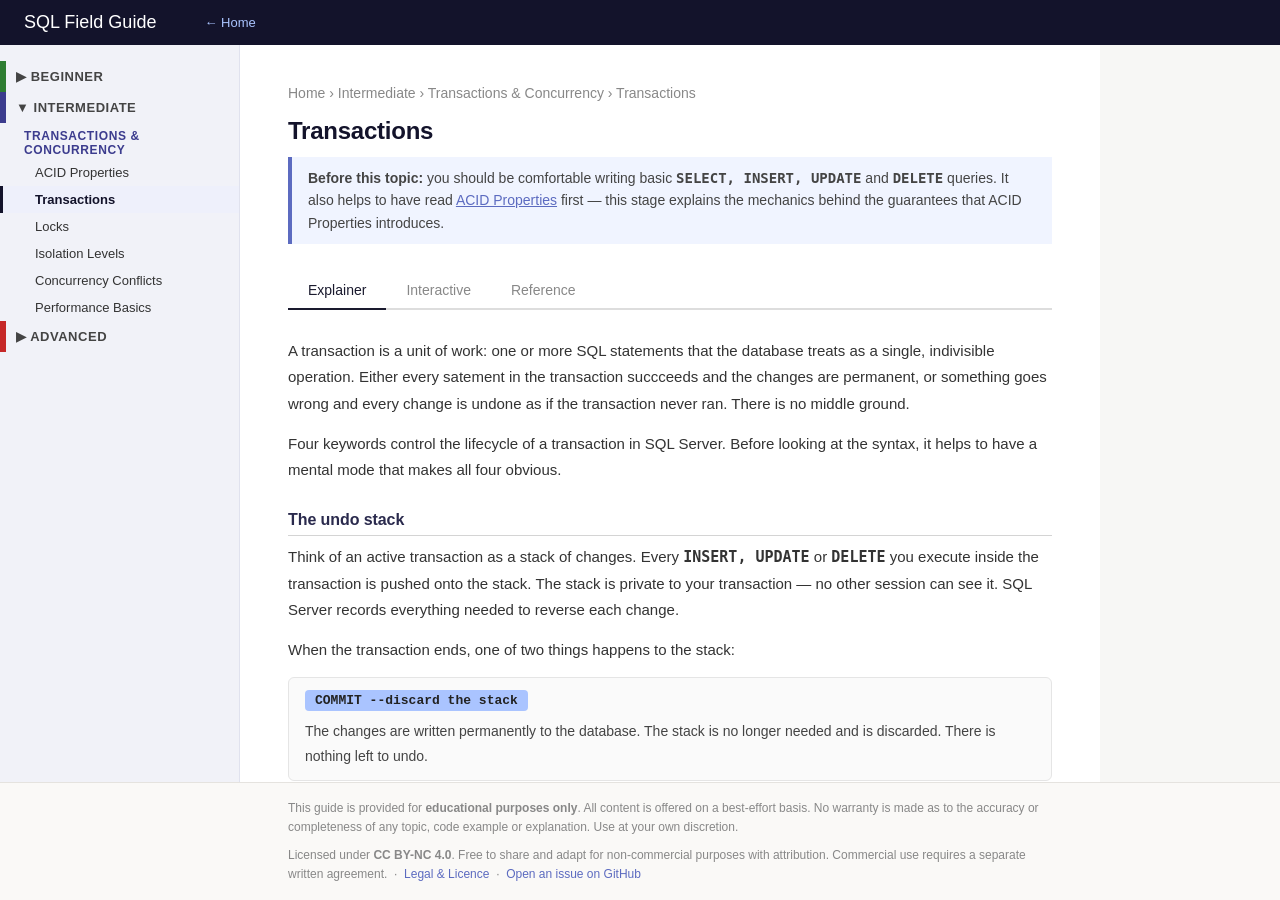
<file: topics/intermediate/transactions/index.html>
<!DOCTYPE html>
<html lang="en">
<head>
    <meta charset="UTF-8" />
    <meta name ="viewport" content="width=device-width, initial-scale=1.0" />
    <title>Transactions - SQL Field Guide</title>
    <meta name ="description" content="Understand SQL Server transactions: BEGIN, COMMIT, ROLLBACK and SAVEPOINT explained through the undo stack model, with a step-through interactive widget." />
    <meta name = "keywords" content ="SQL, T-SQL, SQL Server, transactions, BEGIN TRANSACTION, COMMIT, ROLLBACK, SAVEPOINT, undo stack" />
    <link rel = "canonical" href="https://pokrhitman.github.io/sql-field-guide/topics/intermediate/transactions/index.html" />
    <meta property = "og:type"          content="article"/>
    <meta property = "og:title"         content="transactions - SQL Field Guide"/>
    <meta property = "og:description"   content="BEGIN, COMMIT, ROLLBACK and SAVEPOINT explained using the undo stack mental model. Includes a step-through interactive widget and T-SQL reference."/>
    <meta property = "og:url"           content="https://pokrhitman/github.io/sql-field-guide/topics/intermediate/transactions/index.html" />
    <link rel = "stylesheet" href = "../../../assets/css/main.css" />
    <script>
        const SITE_ROOT = "../../../";
        const CURRENT_PAGE = "transactions";
    </script>
</head>
<body>

<!--- Header --->
<header>
    <h1>SQL Field Guide</h1>
    <a href="../../../index.html" style="margin-left: 24px;">&#8592; Home</a>
</header>

<div class="layout">

<!--- Sidebar (poulated by nav.js) --->
    <nav id="sidebar"></nav>
    
<!---Main content -->
<main>

    <!-- Breadcrumb -->
    <div class="breadcrumb">
        <a href="../../../index.html">Home</a> &rsaquo;
        Intermediate &rsaquo;
        Transactions &amp; Concurrency &rsaquo;
        Transactions
    </div>

    <h2>Transactions</h2>

    <div class="prereq">
        <strong>Before this topic:</strong> you should be comfortable writing 
        basic <strong><code>SELECT, INSERT, UPDATE</code></strong> and <strong><code>DELETE</code></strong> queries. It also helps to have
        read <a href="../acid-properties/index.html" style="color: #5c6bc0;">ACID Properties</a>
        first &mdash; this stage explains the mechanics behind the guarantees that 
        ACID Properties introduces.
    </div>

    <!-- Tab switcher -->
    <div class="tabs">
        <button class="tab-btn active" onclick="switchTab('explainer', event)">Explainer</button>
        <button class="tab-btn"        onclick="switchTab('interactive', event)">Interactive</button>
        <button class="tab-btn"        onclick="switchTab('reference', event)">Reference</button>
    </div>

        <!-- ========================================== -->
        <!-- EXPLAINER TAB                              -->
        <!-- ========================================== -->
        <div class="tab-panel active" id="panel-explainer" role="tabpanel" aria-labelledby="tab-explainer">

            <p>
                A transaction is a unit of work: one or more SQL statements that 
                the database treats as a single, indivisible operation. Either every 
                satement in the transaction succceeds and the changes are
                permanent, or something goes wrong and every change is undone as if 
                the transaction never ran. There is no middle ground.
            </p>
            <p>
                Four keywords control the lifecycle of a transaction in SQL Server.
                Before looking at the syntax, it helps to have a mental mode that
                makes all four obvious.
            </p>

            <h3>The undo stack</h3>
            <p>
                Think of an active transaction as a stack of changes. Every <strong><code>
                INSERT, UPDATE</code></strong> or <strong><code>DELETE</code></strong> 
                you execute inside the transaction is pushed onto the stack. The stack 
                is private to your transaction &mdash; no other session can see it. 
                SQL Server records everything needed to reverse each change.
            </p>
            <p>
                When the transaction ends, one of two things happens to the stack:
            </p>
            <div class="keyword-card">
                <h4>COMMIT --discard the stack</h4>
                <p>The changes are written permanently to the database. The stack
                is no longer needed and is discarded. There is nothing left to undo.</p>
            </div>
            <div class="keyword-card">
                <h4>ROLLBACK --pop the entire stack</h4>
                <p>Every change on the stack is reversed, in reverse order, back to
                the state before the transaction started. the database is restored
                exactly as it was.</p>
            </div>
            <p>
                This mental model also explains why uncomitted changes are invisible
                to other transactions: the stack is private. Other sessions only see
                the data after a <strong>COMMIT</strong> makes the changes public.
            </p>

            <h3>The four keywords</h3>
            <div class="keyword-card">
                <h4>BEGIN TRANSACTION</h4>
                <p>Opens the transaction and starts the stack. Every statement 
                from this point forwards is part of the transaction until it is 
                ended with <strong>COMMIT</strong> and <strong>ROLLBACK</strong>.</p>
            </div>
            <div class="keyword-card"">
                <h4>COMMIT</h4>
                <p>Ends the transaction successfully. All changes are made 
                permanent and visible to other sessions. The stack is discarded.</p>
            </div>
            <div class="keyword-card">
                <h4>ROLLBACK</h4>
                <p>Ends the transaction by undoing all changes. The database 
                returns to the state it was before <strong>BEGIN TRANSACTION</strong>. 
                Typically used in a <strong>CATCH</strong> block when an error is detected.</p>
            </div>
            <div class="keyword-card">
                <h4>SAVE TRANSACTION (savepoint)</h4>
                <p>Places a named marker in the stack without ending the 
                transaction. A subsequent <strong>ROLLBACK TO</strong> that name unwinds
                the stack to the marker &mdash; undoing only the changes made after it
                &mdash; while leaving the transaction open. Changes made before the 
                savepoint are preserved.</p>
            </div>

            <h3>Why savepoints exist: a real example</h3>
            <p>
                An e-commerce platform processes an incoming order in three steps,
                all inside one transaction:
            </p>
            <p>
                <strong>Step 1</strong> &mdash; Insert a new row into the Orders table.<br />
                <strong>Step 2</strong> &mdash; Deduct the oredered quantity from the Inventory table.<br />
                <strong>Step 3</strong> &mdash; Insert a row into the FullfilmentLog table
                recording the outcome.
            </p>
            <p>
                The business rule is: if Step 2 fails because the item is out of 
                stock, do not cancel the order &mdash; keep the order record and log a 
                backorder status instead. Only the stock deduction should be undone.
            </p> 
            <p>
                Without a savepoint, any error would trigger a full <strong>ROLLBACK</strong>,
                losing the order record along with the failed stock deduction. With 
                a savepoint placed after Step 1, the transaction can roll back to
                that marker on a Step 2 failure, preserving the order record, and 
                then continue with Step 3 using the backorder outcome.
            </p>
            <p>
                The Interactive tab walks through this scenario step by step,
                showing the undo stack at each point.
            </p>
            
            </div>

            <!-- ========================================== -->
            <!-- INTERACTIVE TAB                            -->
            <!-- ========================================== -->
            <div class="tab-panel" id="panel-interactive"  role="tabpanel" aria-labelledby="tab-interactive">

                <p style="margin-bottom:16px; font-size:13px; color:#666; ">
                    Step through the order fulfilment transaction. Whatch the undo stack
                    on the right update at each step &mdash; showing what SQL Server would 
                    need to reverse if a ROLLBACK were called at that moment.
                </p>

                <div class="step-counter" id="step-counter" aria-live="polite">Step 1 of 8</div>

                <div style="display: flex; gap: 16px; margin-bottom: 16px;">

                    <!-- SQL column -->
                    <div style="flex: 1; min-width: 0;">
                        <h5 style="font-size: 12px; font-weight: 600; text-transform: uppercase;
                                    letter-spacing: 0.05em; color: #3c3c8e; border-bottom: 2px solid #5c6bc0;
                                    padding-bottom: 4px; margin-bottom: 8px;">
                            SQL Statements
                        </h5>
                        <div id="tl-sql"></div>
                    </div>

                    <!-- Stack column -->
                    <div style="flex: 1; min-width: 0;">
                        <h5 style="font-size: 12px; font-weight: 600; text-transform: uppercase;
                                    letter-spacing: 0.05em; color: #888; border-bottom: 2px solid #e0e0e0;
                                    padding-bottom: 4px; margin-bottom: 8px;">
                            Undo Stack
                        </h5>
                        <div id="stack-display"></div>
                    </div>

                </div>

                <div class="step-narrative" id="step-narrative" aria-live="polite"></div>

                <div class="step-controls" role="group" aria-label="Step navigation.">
                    <button class="step-btn secondary" id="btn-prev" onclick="changeStep(-1)" disabled>&#8592; Previous</button> 
                    <button class="step-btn" id="btn-next" onclick="changeStep(1)">Next &#8594;</button> 
                    <button class="step-btn secondary" onclick="resetSteps()">&#8635; Restart</button> 
                </div>
            
            </div>

        <!-- ======================================== -->
        <!-- REFERENCE TAB                            -->
        <!-- ======================================== -->
        <div class="tab-panel" id="panel-reference" role="tabpanel" aria-labelledby="tab-reference">

            <p style="margin-bottom: 20px; font-size: 13px; color: #666; ">
                A compact cheat sheet. Return here after working through the 
                Explainer and Interactive sections.
            </p>

            <!-- Syntax summary -->
            <h3 style="margin-top: 0;">Syntax patterns</h3>

            <div class="ref-card">
                <h4>Basic transaction</h4>
                <code>BEGIN TRANSACTION;</code>
                <p>The simplest pattern: open a transaction, do the work, commit.
                If anything goes wrong before <strong>COMMIT</strong>, call <strong>ROLLBACK</strong>
                to undo everything.</p>
            </div>

            <div class="ref-card">
                <h4>Transaction with error handling</h4>
                <code>BEGIN TRY ... END TRY BEGIN CATCH ... END CATCH;</code>
                <p>Wrap the transaction in a <strong>TRY / CATCH</strong> block. 
                If any statement raises an error, execution jumps to the <strong>CATCH</strong>block.
                Check <strong>XACT_STATE()</strong> before rolling back &mdash; after some errors SQL Server 
                has already rolled back automatically.</p>
            </div>

            <div class="ref-card">
                <h4>Savepoint with a partial rollback</h4>
                <code>SAVE TRANSACTION savepoint_name;</code>
                <p>Place a named marker in the transaction. Use <strong>ROLLBACK TRANSACTION savepoint_name</strong>
                to undo only the work done after a marker, leaving the transaction open and earlier
                changes intact.</p>
            </div>

            <!--  Dialect comparison -->
            <h3>Savepoint syntax across dialetcs</h3>
            <p style="font-size: 13px; color: #666; margin-bottom: 12px;">
                Standard SQL, MySQL and PostgreSQL use a different savepoint syntax to T-SQL. 
                If your coursework or prior experience used a different database, the keywords 
                will look unfamiliar here.
            </p>

            <table class="data-table">
                <thead>
                    <tr>
                        <th>Action</th>
                        <th>Standard SQL / MySQL / PostgreSQL</th>
                        <th>T-SQL (SQL Server)</th>
                    </tr>
                </thead>
                <tbody>
                    <tr>
                        <td>Create a savepoint</td>
                        <td><code>SAVEPOINT name</code></td>
                        <td><code>SAVE TRANSACTION name</code></td>
                    </tr>
                    <tr>
                        <td>Roll back to savepoint</td>
                        <td><code>ROLLBACK TO SAVEPOINT name</code></td>
                        <td><code>ROLLBACK TRANSACTION name</code></td>
                    </tr>
                    <tr>
                        <td>Release a savepoint</td>
                        <td><code>RELEASE SAVEPOINT name</code></td>
                        <td>Not supported &mdash; savepoints are discarded automatically on <strong>COMMIT</strong>
                        or full <strong>ROLLBACK</strong></td>
                    </tr>
                </tbody>
            </table>

            <div class="notice">
                <strong>T-SQL trap: ROLLBACK TRANSACTION with and without a name
                behave differently.</strong><br />
                <code>ROLLBACK TRANSACTION</code> &mdash; no argument &mdash; undoes 
                <em>everything</em> back to the <code>BEDING</code> and ends the transaction.<br />
                <code>ROLLBACK TRANSACTION name</code> &mdash; with a savepoint name &mdash; 
                undoes only the work done after that savepoint and <em>leaves the transaction open</em>.<br />
                The keyword is identical. The presence or absence of the savepoint name is the only difference. 
                This is a common source of bugs when moving from other databases to SQL Server, 
                or when reading T-SQL code for the first time.
            </div>

            <!-- Full syntax reference -->
            <h3>T-SQL syntax reference</h3>

        <div class="code-block"><span class="c-comment">-- Basic transaction</span>
<span class="c-keyword">BEGIN TRANSACTION</span>;

    <span class="c-keyword">INSERT INTO</span> Orders (CustomerID, Total) <span class="c-keyword">VALUES</span> (<span class="c-number">101</span>, <span class="c-number">249.99</span>);
    <span class="c-keyword">UPDATE</span> Inventory <span class="c-keyword">SET</span> Stock = Stock - <span class="c-number">1</span>, <span class="c-keyword">WHERE</span> ProductID = <span class="c-number">42</span>; 

<span class="c-keyword">COMMIT</span>;


<span class="c-comment">-- Transaction with TRY/ CATCH and XACT_STATE() check</span>
<span class="c-keyword">BEGIN TRY</span>
    <span class="c-keyword">BEGIN TRANSACTION</span>;

        <span class="c-keyword">INSERT INTO</span> Orders (CustomerID, Total) <span class="c-keyword">VALUES</span> (<span class="c-number">101</span>, <span class="c-number">299.99</span>);
        <span class="c-keyword">UPDATE</span> Inventory <span class="c-keyword">SET</span> Stock = Stock - <span class="c-number">1</span> <span class="c-keyword">WHERE</span> ProdcutID = <span class="c-number">42</span>;
        
    <span class="c-keyword">COMMIT</span>;
<span class="c-keyword">END TRY</span>
<span class="c-keyword">BEGIN CATCH</span>
    <span class="c-keyword">IF</span> <span class="c-keyword">XACT_STATE</span>() &lt;&gt; <span class="c-number">0</span>
        <span class="c-keyword">ROLLBACK TRANSACTION</span>;
    <span class="c-keyword">THROW</span>;
<span class="c-keyword">END CATCH</span>;


<span class="c-comment">-- Savepoint with partial rollback</span>
<span class="c-keyword">BEGIN TRANSACTION</span>;

    <span class="c-keyword">INSERT INTO</span> Orders (CustomerID, Total) <span class="c-keyword">VALUES</span> (<span class="c-number">101</span>, <span class="c-number">249.99</span>;

    <span class="c-keyword">SAVE TRANSACTION</span> after_order; <span class="c-comment">-- marker placed here</span>

    <span class="c-keyword">BEGIN TRY</span>
        <span class="c-keyword">UPDATE</span> Inventory <span class="c-keyword">SET</span> Stock = Stock - <span class="c-number">1</span><span class="c-keyword">WHERE</span> ProductID = <span class="c-number">42</span>;
    <span class="c-keyword">END TRY</span>
    <span class="c-keyword">BEGIN CATCH</span>
        <span class="c-keyword">ROLLBACK TRANSACTION</span> after_order; <span class="c-comment">-- undo only from marker</span>
        <span class="c-keyword">INSERT INTO</span> FullfilmentLog (OrderID, Status) <span class="c-keyword">VALUES</span> (<span class="c-number">101</span>, <span class="c-string">'Backorder'</span>);
    <span class="c-keyword">END CATCH</span>

<span class="c-keyword">COMMIT</span>;</div>

            <!--XACT_STATE reminder-->
            <div class="ref-card" style="margin-top: 4px;">
                <h4>XACT_STATE() why it matters in CATCH blocks</h4>
                <p>
                    Returns <code>1</code> if a transaction is open and commitable,
                    <code>-1</code> if it is open but uncommittable (must be rolled
                    back), or <code>0</code> if there is no active transaction.
                    Always check before calling ROLLBACK in a CATCH block - calling
                    ROLLBACK when no transaction is active raises a second error.
                    See the retry pattern on the 
                    <a href="../concurrency-conflicts/index.html" style="color: #5c6bc0;">Concurrency Conflicts</a>
                    page for a full example.
                </p>
            </div>

            <!-- Key termns-->
            <h3>Key terms</h3>
            <table class="data-table">
                <thead>
                    <tr>
                        <th>Term</th>
                        <th>Meaning</th>
                    </tr>
                </thead>
                <tbody>
                    <tr>
                        <td><code>BEGIN TRANSACTION</code></td>
                        <td>Opens a transaction. All subsequent statements are part of this unit of work.</td>
                    </tr>
                    <tr>
                        <td><code>COMMIT</code></td>
                        <td>Makes all changes permanent and visible to other sessions. Ends the transaction.</td>
                    </tr>
                    <tr>
                        <td><code>ROLLBACK</code></td>
                        <td>Undoes all changes back to the BEGIN (or to a named savepoint). Ends the transaction.</td>
                    </tr>
                    <tr>
                        <td><code>SAVE TRANSACTION</code></td>
                        <td>Places a named marker inside an open transaction. Does not end the transaction.</td>
                    </tr>
                    <tr>
                        <td><code>ROLLBACK TO savepoint</code></td>
                        <td>Undoes changes made after the named savepoint. Transaction remains open.</td>
                    </tr>
                    <tr>
                        <td><code>XACT_STATE()</code></td>
                        <td>Returns the state of the current transaction: 1 (active), -1 (uncommittable), 0 (none).</td>
                    </tr>
                </tbody>
            </table>

        </div><!-- /panel-reference-->

    </main>
</div>

<!-- Site footer (populated by footer.js) -->
<footer id="site-footer"></footer>

<script src="../../../assets/js/nav.js"></script>
<script src="../../../assets/js/footer.js"></script>
<script src="../../../assets/js/tabs.js"></script>

<script>

/* =======================================================
    Interactive: Undo stack step-through widget

    Each step describes:
    -sql[]: the SQL statement rows and their display class
    - stack[]: what is currently on the undo stack
    - narrative: plain-English explanation of this step
   ======================================================= */ 

const sqlSteps = [
    'BEGIN TRANSACTION;',
    'INSERT INTO Orders ... ;',
    'SAVE TRANSACTION after_order;',
    'UPDATE Inventory SET Stock = Stock - 1 ... ;',
    '-- Stock check fails: item out of stock',
    'ROLLBACK TRANSACTION after_order;',
    'INSERT INTO FulfilemntLog ... {\'Backorder\'};',
    'COMMIT;',
];

/* Stack state at each step.
   Each entry is an array of objects: { label, type }
   type controls color: 'change' (blue), 'marker' (amber), 'empty' (grey) */
const steps = [
    {
        sql: ['active-a', '', '', '', '', '', '', ''],
        stack: [],
        narrative: 'BEGIN TRANSACTION opens the transaction. The undo stack is empty - no changes have been made yet. SQL Server is ready to record every change from this point forward.',
    },
    {
        sql: ['done', 'active-a', '', '', '', '', '', ''],
        stack: [
            {label: 'INSERT Orders (OrderID=1001, CustomerID=101, Total=$249.99)', type: 'change'},
        ],
        narrative: 'The order record is inserted. SQL Server pushes the change onto the undo stack, recording everything needed to reverse it. A ROLLBACK right now would delete this row.',
    },
    {
        sql: ['done', 'done', 'active-a', '', '', '', '', ''],
        stack: [
            {label: 'INSERT Orders (OrderID=1001, CustomerID=101, Total=$249.99)', type: 'change'},
            {label: '-- SAVEPOINT: after_order', type: 'marker'},
        ],
        narrative: 'SAVE TRANSACTION places a named marker on the stack. No data has changed - this is purely a bookmark. A ROLLBACK TO after_order will undo everything above this marker, but leave the INSERT below it intact.',
    },
    {
        sql: ['done', 'done', 'done', 'active-a', '', '', '', ''],
        stack: [
            {label: 'INSERT Orders (OrderID=1001, CustomerID=101, Total=$249.99)', type: 'change'},
            {label: '-- SAVEPOINT: after_order', type: 'marker'},
            {label: 'UPDATE Inventory SET Stock = 0 WHERE ProductID=42', type: 'change'},
        ],
        narrative: 'The stock deduction is attempted and pushed onto the stack. Now there are two changes above and below the savepoint marker. At this moment the transaction discovers that Stock is already 0 - the item is out of stock.',
    },
    {
        sql: ['done', 'done', 'done', 'done', 'active-a', '', '', ''],
        stack: [
            {label: 'INSERT Orders (OrderID=1001, CustomerID=101, Total=$249.99)', type: 'change'},
            {label: '-- SAVEPOINT: after_order', type: 'marker'},
            {label: 'UPDATE Inventory SET Stock = 0 WHERE ProductID=42', type: 'change'},
        ],
        narrative: 'The business logic detects the out-of-stock condition. Without a savepoint, the only option would be a full ROLLBACK - losing the order record. With the savepoint in place, a partial rollback is possible.',
    },
    {
        sql: ['done', 'done', 'done', 'done', 'done', 'active-a', '', ''],
        stack: [
            {label: 'INSERT Orders (OrderID=1001, CustomerID=101, Total=$249.99)', type: 'change'},
            {label: '-- SAVEPOINT: after_order', type: 'marker'},
        ],
        narrative: 'ROLLBACK TRANSACTION after_order pops the stack back to the marker. The failed stock deduction is reversed. The order record INSERT - which is below the marker - survives. The transaction is still open.',
    },
    {
        sql: ['done', 'done', 'done', 'done', 'done', 'done', 'active-a', ''],
        stack: [
            {label: 'INSERT Orders (OrderID=1001, CustomerID=101, Total=$249.99)', type: 'change'},
            {label: '-- SAVEPOINT: after_order', type: 'marker'},
            {label: 'INSERT FulfilmentLog (OrderID=1001, Status=\'Backorder\')', type: 'change' },
        ],
        narrative: 'A backorder log entry is inserted instead. The transaction now has two changes: the original order record and the backorder log. Both will be committed together.',
    },
        {
        sql: ['done', 'done', 'done', 'done', 'done', 'done', 'done', 'active-a'],
        stack: [],
        narrative: 'COMMIT makes both changes permanent and visible to other sessions. The undo stack is discarded - there is nothing left to undo. The order is recorded, the stock update is correctly skipped, and the backorder is logged.',
    },
];

let currentStep = 0;

function buildTimeLine() {
    const col = document.getElementById('tl-sql');
    col.innerHTML = '';
    sqlSteps.forEach((text, i) => {
        const div = document.createElement('div');
        div.className = 'tl-step-code';
        div.id = 'sql-' + i;
        div.textContent = text;
        col.appendChild(div);
    });
}

function renderStack(stackItems) {
    const display = document.getElementById('stack-display');
    if (stackItems.length === 0) {
        display.innerHTML = 
            '<div class="tl-step" style="color: #aaa; font-style: italic; font-family: sans-serif;">' +
            'Stack is empty' + 
            '</div>';
        return;
    }
    display.innerHTML = '';
    stackItems.forEach(item => {
        const div = document.createElement('div');
        if (item.type === 'marker') {
            div.className = 'tl-step active-b';
            div.style.fontFamily = 'sans-serif';
            div.style.fontSize = '12px';
        } else {
            div.className = 'tl-step active-a';
        }
        div.textContent = item.label;
        display.appendChild(div);
    });
}

function renderStep(index) {
    const step = steps[index];

    step.sql.forEach((cls, i) => {
        const el = document.getElementById('sql-' + i);
        el.className = 'tl-step-code' + (cls ? ' ' + cls : '');
    });

    renderStack(step.stack);

    document.getElementById('step-narrative').textContent = step.narrative;
    document.getElementById('step-counter').textContent = 
        'Step ' + (index + 1) + ' of ' + steps.length;

    document.getElementById('btn-prev').disabled = (index === 0);
    document.getElementById('btn-next').disabled = (index === steps.length - 1);
}

function changeStep(delta) {
    currentStep = Math.max(0, Math.min(steps.length - 1, currentStep + delta));
    renderStep(currentStep);
}

function resetSteps() {
    currentStep = 0;
    renderStep(0);
}

buildTimeLine();
renderStep(0);

</script>

</body>
</html>
</file>
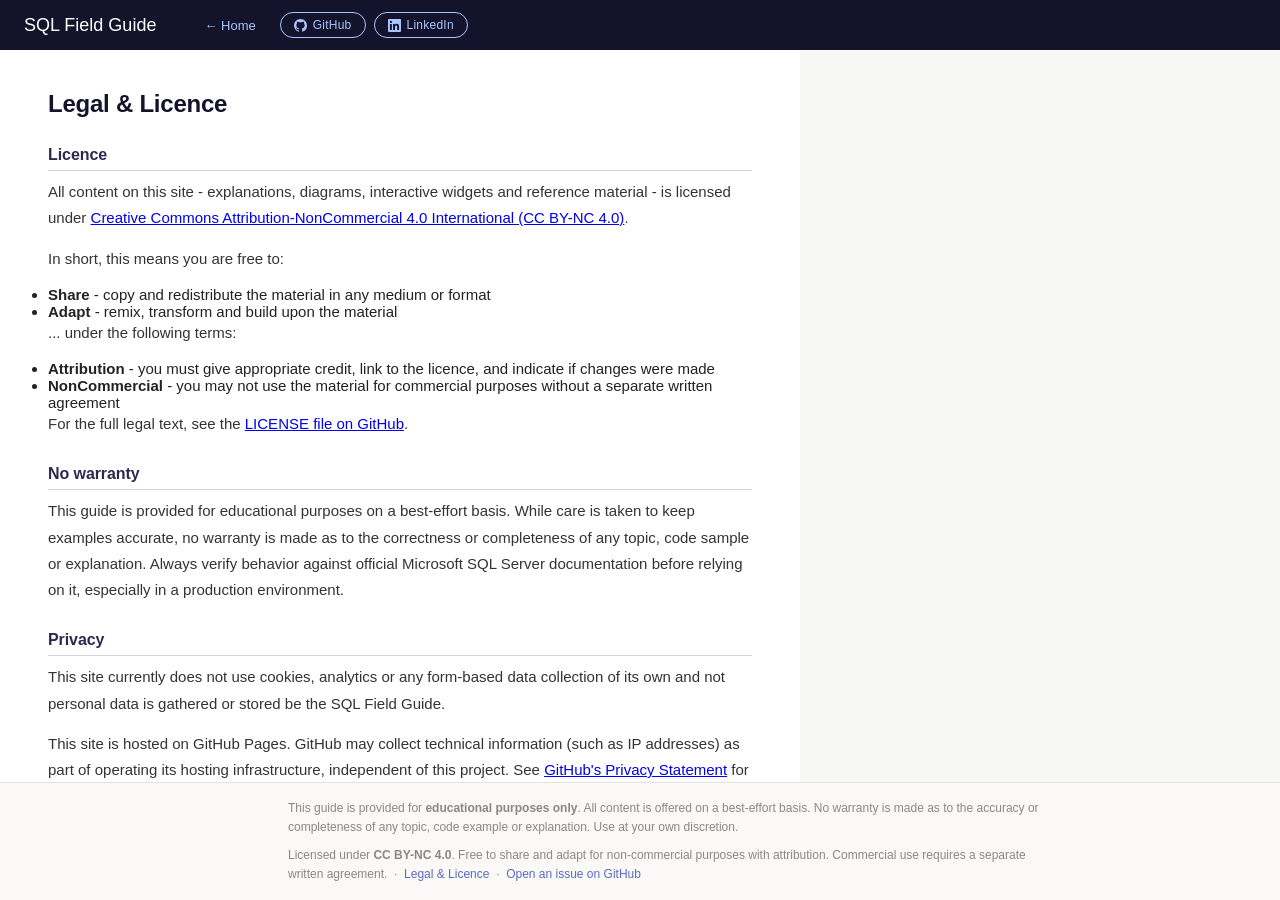
<file: legal.html>
<!DOCTYPE html>
<html lang="en">
<head>
    <meta charset="UTF-8" />
    <meta name ="viewport" content="width=device-width, initial-scale=1.0" />
    <title>SQL Field Guide - Legal & Licence</title>
    <meta name = "description" content="Licence terms and legal information for the SQL Field Guide." />
    <link rel = "canonical" href="https://pokrhitman.github.io/sql-field-guide/legal.html" />
    <link rel = "stylesheet" href="assets/css/main.css" />
    <script>
        const SITE_ROOT = "";
        const CURRENT_PAGE = "legal";
    </script>
</head>
<body>

<!-- Header -->
<header>
    <h1>SQL Field Guide</h1>
    <a href="index.html" style="margin-left: 24px;">&#8592 Home</a>
    <div class="header-social">
        <a class="social-btn"
        href="https://github.com/pokrhitman/sql-field-guide"
        target=" _blank"
        aria-label="GitHub repository">
        <!-- GitHub mark SVG -->
        <svg viewBox="0 0 16 16" width="13" height="13" xmlns="http://www.w3.org/2000/svg" aria-hidden="true">
            <path d="M8 0C3.58 0 0 3.58 0 8c0 3.54 2.29 6.53 5.47 7.59.4.07.55-.17.55-.38
                    0-.19-.01-.82-.01-1.49-2.01.37-2.53-.49-2.69-.94-.09-.23-.48-.94-.82-1.13
                    -.28-.15-.68-.52-.01-.53.63-.01 1.08.58 1.23.82.72 1.21 1.87.87 2.33.66
                    .07-.52.28-.87.51-1.07-1.78-.2-3.64-.89-3.64-3.95 0-.87.31-1.59.82-2.15
                    -.08-.2-.36-1.02.08-2.12 0 0 .67-.21 2.2.82.64-.18 1.32-.27 2-.27
                    .68 0 1.36.09 2 .27 1.53-1.04 2.2-.82 2.2-.82.44 1.1.16 1.92.08 2.12
                    .51.56.82 1.27.82 2.15 0 3.07-1.87 3.75-3.65 3.95.29.25.54.73.54 1.48
                    0 1.07-.01 1.93-.01 2.2 0 .21.15.46.55.38A8.013 8.013 0 0016 8
                    c0-4.42-3.58-8-8-8z"/>
            </svg>
            GitHub    
        </a>
        <a class="social-btn"
        href="https://www.linkedin.com/in/ernesto-burzi%C4%87-a19b36276/?locale=en-US"
        target=" _blank"
        aria-label="LinkedIn profile">
        <!-- LinkedIn 'in' logo SVG-->
        <svg viewBox="0 0 24 24" width="13" height="13" xmlns="http://www.w3.org/2000/svg" aria-hidden="true">
            <path d="M20.447 20.452h-3.554v-5.569c0-1.328-.027-3.037-1.852-3.037
                    -1.853 0-2.136 1.445-2.136 2.939v5.667H9.351V9h3.414v1.561h.046
                    c.477-.9 1.637-1.85 3.37-1.85 3.601 0 4.267 2.37 4.267 5.455v6.286z
                    M5.337 7.433a2.062 2.062 0 01-2.063-2.065 2.064 2.064 0 112.063 2.065z
                    m1.782 13.019H3.555V9h3.564v11.452z
                    M22.225 0H1.771C.792 0 0 .774 0 1.729v20.542C0 23.227.792 24
                    1.771 24h20.451C23.2 24 24 23.227 24 22.271V1.729C24 .774 23.2 0
                    22.225 0z"/>
            </svg>     
            LinkedIn
        </a>
    </div>
</header>

<div class="layout">

    <!-- No sidebar on this page - legal content is intentionally
         outside the topic tier structure-->

    <main style="max-width: 800px;">
        <h2>Legal &amp; Licence</h2>

        <h3>Licence</h3>
        <p>
            All content on this site - explanations, diagrams, interactive 
            widgets and reference material - is licensed under 
            <a href="https://creativecommons.org/licenses/by-nc/4.0/" target="_blank">
                Creative Commons Attribution-NonCommercial 4.0 International
                (CC BY-NC 4.0)</a>. 
        </p>
        <p>
            In short, this means you are free to:
        </p>
        <ul>
            <li><strong>Share</strong> - copy and redistribute the material in any medium or format</li>
            <li><strong>Adapt</strong> - remix, transform and build upon the material</li>
        </ul>
        <p>
            ... under the following terms:
        </p>
        <ul>
            <li><strong>Attribution</strong> - you must give appropriate credit, link to the licence,
                and indicate if changes were made</li>
            <li><strong>NonCommercial</strong> - you may not use the material for commercial purposes
                without a separate written agreement</li>
        </ul>
        <p>
            For the full legal text, see the 
            <a href="https://github.com/pokrhitman/sql-field-guide/blob/main/LICENSE" target="_blank">
                LICENSE file on GitHub</a>.
        </p>

        <h3>No warranty</h3>
        <p>
            This guide is provided for educational purposes on a best-effort 
            basis. While care is taken to keep examples accurate, no warranty 
            is made as to the correctness or completeness of any topic, code 
            sample or explanation. Always verify behavior against official 
            Microsoft SQL Server documentation before relying on it, especially 
            in a production environment.
        </p>

        <h3>Privacy</h3>
        <p>
            This site currently does not use cookies, analytics or any form-based
            data collection of its own and not personal data is gathered or stored 
            be the SQL Field Guide.
        </p>
        <p>
            This site is hosted on GitHub Pages. GitHub may collect technical 
            information (such as IP addresses) as part of operating its 
            hosting infrastructure, independent of this project. See
            <a href="https://docs.github.com/en/site-policy/privacy-policies/github-general-privacy-statement"
                target="_blank">GitHub's Privacy Statement</a> for details.
        </p>

        <h3>Questions or corrections?</h3>
        <p>
            Found an error or have suggestions? Please
            <a href="https://github.com/pokrhitman/sql-field-guide/issues" target="_blank">
                open an issue on GitHub</a>.
        </p>
    </main>

</div>

<!-- Site footer (populated by footer.js)-->
<footer id="site-footer"></footer>

<script src="assets/js/nav.js"></script>
<script src="assets/js/footer.js"></script>

</body>
</html>
</file>
<file: assets/css/main.css>
/* ==========================================================
   SQL Field Guide — main.css
   Shared styles used by every page on the site.
   Page-specific styles (tabs, interactive widgets, reference
   cards) live in <style> blocks inside each topic's HTML file.
   ========================================================== */

/* -- Reset -- */
* { box-sizing: border-box; margin: 0; padding: 0; }

/* -- Base -- */
body {
    background: var(--bg-page);
    font-family: sans-serif;
    font-size: 15px;
    color: #222;
    display: flex;
    flex-direction: column;
    height: 100vh;
    font-family: -apple-system, "Segoe UI", Roboto, "Helvetica Neue", Arial, sans-serif;
}

/* Design tokens -- */
:root {
    --navy-deep: #13132b;
    --bg-page: #f7f7f5;
    --accent-indigo: #5c6bc0;
    --accent-amber: #ffd166;
    --accent-green: #7ed9a8;
    --mono-font: "Cascadia Code", "SF Mono", Consolas, "Liberation Mono", monospace; 
}

/* -- Header -- */
header {
    background: var(--navy-deep);
    color: #fff;
    padding: 12px 24px;
    display: flex;
    align-items: center;
    justify-content: flex-start;
    gap: 24px;
    flex-shrink: 0;
}
header h1  { font-size: 18px; font-weight: 500; }
header a   { color: #aac4ff; font-size: 13px; text-decoration: none; }
header a:hover { text-decoration: underline; }

/* -- Hero: query block -- */
.hero {
    margin-bottom: 32px;
}

.query-block {
    background: var(--navy-deep);
    color: #e8eaf6;
    font-family: var(--mono-font);
    font-size: 14px;
    line-height: 1.8;
    border-radius: 8px 8px 0 0;
    padding: 20px 24px;
    margin-bottom: 8px;
    overflow-x: auto;
}
.query-block .q-comment { color: #7c8bc0; }
.query-block .q-keyword { color: #aac4ff; }
.query-block .q-string  { color: var(--accent-amber); }
.query-block .q-cursor  { 
    display: inline-block; 
    width: 8px;
    height: 14px;
    background: var(--accent-amber);
    vertical-align: middle;
    margin-left: 2px;
    animation: blink 1s step-end infinite;
}
@keyframes blink { 50% {opacity: 0; } }

.result-table {
    width: 100%;
    border-collapse: collapse;
    font-family: var(--mono-font);
    font-size: 13px;
    background: #2b2b55;
    color: #e8eaf6;
    border-radius: 0 0 8px 8px;
    margin-top: -8px;
    margin-bottom: 24px;
    overflow: hidden;
}
.result-table th {
    text-align: left;
    padding: 8px 24px;
    font-size: 11px;
    text-transform: uppercase;
    letter-spacing: 0.05em;
    color: #7c8bc0;
    border-bottom: 1px solid #4a4a80;
}
.result-table td {
    padding: 8px 24px;
    border-bottom: 1px solid #3d3d70;
}
.result-table tr:last-child td { border-bottom: none; }

/*-- Lead copy -- */
.lead {
    font-size: 16px;
    line-height: 1.7;
    color: #333;
    margin-bottom: 20px;
}

/* -- Tier cards -- */
.tier-grid {
    display: grid;
    grid-template-columns: repeat(3, 1fr);
    gap: 16px;
    margin: 28px 0 32px;
}
.tier-card {
    border: 1px solid #ddd;
    border-radius: 8px;
    padding: 18px 20px;
    border-top: 3px solid var(--tier-color, #888);
}
.tier-card h4 {
    font-size: 14px;
    font-weight: 600;
    color: var(--tier-color, #444);
    margin-bottom: 8px;
}
.tier-card p {
    font-size: 13px;
    line-height: 1.6p;
    color: #555;
}
.tier-card.beginner     { --tier-color: #2e7d32; }
.tier-card.intermediate { --tier-color: #3c3c8e; }
.tier-card.advanced     { --tier-color: #c62828; }

@media (max-width: 700px) {
    .tier-grid { grid-template-columns: 1fr; }
}


/* Social buttons (home page only) */
.header-social {
    display: flex;
    gap: 8px; 
    align-items: center;
}
.social-btn {
    display: inline-flex;
    align-items: center;
    gap: 6px;
    padding: 5px 13px;
    font-size: 12px;
    font-weight: 500;
    color: #aac4ff;
    border: 1px solid #aac4ff;
    border-radius: 20px;
    text-decoration: none;
    letter-spacing: 0.02em;
    transition: background 0.15s, color 0.15s;
}
.social-btn:hover {
    background: #aac4ff;
    color: #1a1a2e;
    text-decoration: none;
}
.social-btn svg {
    width: 13px;
    height: 13px;
    fill: currentColor;
    flex-shrink: 0;
}

/* -- Layout shell -- */
.layout {
    display: flex;
    flex: 1;
    overflow: hidden;
}

/* -- Sidebar -- */
nav {
    width: 240px;
    background: #f1f2f8;
    border-right: 1px solid #e0e2ee;
    overflow-y: auto;
    flex-shrink: 0;
    padding: 16px 0;
}

/* -- Sidebar: tier accent colors -- */
#tier-btn-beginner      { border-left: 6px solid #2e7d32; }
#tier-btn-intermediate  { border-left: 6px solid #3c3c8e; }
#tier-btn-advanced      { border-left: 6px solid #c62828; }

.tier-btn {
    width: 100%;
    background: none;
    border: none;
    border-left: 6px solid transparent;
    text-align: left;
    padding: 8px 16px 8px 10px;
    font-size: 13px;
    font-weight: 600;
    color: #444;
    cursor: pointer;
    letter-spacing: 0.04em;
    text-transform: uppercase;
}
.tier-btn:hover { background: #e8e8e8; }

#tier-section-beginner ~ .category-label,
#tier-beginner .category-label  { color: #2e7d32; }
#tier-intermediate .category-label  { color: #3c3c8e; }
#tier-advanced .category-label  { color: #c62828; }

.category-label {
    padding: 6px 16px 2px 24px;
    font-size: 12px;
    font-weight: 600;
    text-transform: uppercase;
    letter-spacing: 0.05em;
}

.topic-link {
    display: block;
    padding: 6px 16px 6px 32px;
    font-size: 13px;
    color: #333;
    text-decoration: none;
    border-left: 3px solid transparent;
}
.topic-link:hover  { background: #e0e0e0; }

.topic-link.active {
    border-left-color: var(--navy-deep);
    background: #eef0fb;
    color: var(--navy-deep);
    font-weight: 600;
}
.topic-link.disabled {
    color: #aaa;
    font-style: italic;
    cursor: default;
}
.topic-link.disabled:hover {
    background: none;
}

/* Collapsible tier sections */
.tier-section      { display: none; }
.tier-section.open { display: block; }

/* -- Main content area -- */
main {
    background: #fff;
    flex: 1;
    overflow-y: auto;
    padding: 40px 48px;
    max-width: 860px;
}

main h2 { 
    font-size: 24px; 
    font-weight: 600; 
    letter-spacing: -0.01em; 
    color: var(--navy-deep); 
    margin-bottom: 12px; 
}

main h3 { 
    font-size: 16px; 
    font-weight: 600; 
    letter-spacing: -0.005em; 
    color: #2a2a4d; 
    margin: 28px 0 8px; 
    padding-bottom: 6px;
    border-bottom: 1px solid #d4d4d4;
}

main p  { 
    line-height: 1.75;
    color: #333; 
    font-weight: 400;
    margin-bottom: 14px; }

/* -- Shared components -- */

/* Breadcrumb */
.breadcrumb { font-size: 14px; color: #888; margin-bottom: 16px; }
.breadcrumb a { color: #888; text-decoration: none; }
.breadcrumb a:hover { text-decoration: underline; }

/* Prerequisite callout */
.prereq {
    background: #f0f4ff;
    border-left: 4px solid var(--accent-indigo);
    padding: 10px 16px;
    font-size: 14px;
    color: #444;
    margin-bottom: 28px;
    line-height: 1.6;
}

/* Work-in-progress notice */
.notice {
    background: #fff8e1;
    border-left: 4px solid #f9a825;
    padding: 12px 16px;
    font-size: 13px;
    color: #555;
    margin: 24px 0;
    line-height: 1.6;
}
.notice a, .prereq a { color: var(--accent-indigo); 
}
/* Tag pill (use-case labels, tier labels) */
.tag {
    display: inline-block;
    background: #e8eaf6;
    color: #3c3c8e;
    font-size: 12px;
    padding: 2px 10px;
    border-radius: 20px;
    margin: 2px 4px 2px 0;
}

/* -- Tab switcher -- */
.tabs {
    display: flex;
    border-bottom: 2px solid #ddd;
    margin-bottom: 28px;
}
.tab-btn {
    background: none;
    border: none;
    border-bottom: 2px solid transparent;
    margin-bottom: -2px;
    padding: 10px 20px;
    font-size: 14px;
    font-weight: 500;
    color: #888;
    cursor: pointer;
}
.tab-btn:hover  { color: #333; }
.tab-btn.active { color: #1a1a2e; border-bottom-color: #1a1a2e; }

.tab-panel        { display: none; }
.tab-panel.active { display: block; }

/* -- Concept blocks (Explainer tab) -- */
.concept-block {
    background: #f0f4ff;
    border: 1px solid #dde3f5;
    border-left: 4px solid var(--accent-indigo);
    border-radius: 0 6px 6px 0;
    padding: 16px 20px;
    margin-bottom: 16px;
}
.concept-block h4 { font-size: 15px; font-weight: 600; margin-bottom: 6px; color: var(--navy-deep); }
.concept-block p  { font-size: 15px; margin-bottom: 0; color: #333; }

.keyword-card {
    border: 1px solid #e5e5e5;
    border-radius: 6px;
    padding: 12px 16px;
    margin-bottom: 10px;
    background-color: #fafafa;
}
.keyword-card h4 {
    display: inline-block;
    font-family: var(--mono-font);
    font-size: 13px;
    font-weight: 600;
    background: #aac4ff;
    padding: 3px 10px;
    border-radius: 4px;
    margin-bottom: 8px;
}
.keyword-card p {
    font-size: 14px;
    color: #444;
    margin-bottom: 0;
}

.lock-grid {
    display: grid;
    grid-template-columns: 240px 40px 240px;
    grid-template-rows: auto auto;
    gap: 8px 0;
    margin: 16px 0;
    align-items: center;
    width: fit-content;
}
.lock-grid .tl-step-code {
    height: 72px;
    overflow: hidden;
}
.lock-grid .dl-box {
    width: 240px;
    height: 85px;
    box-sizing: border-box;
}
.lock-grid .dl-arrow {
    text-align: center;
    grid-row: 1 / 3;
    align-self: center;
}
.lock-grid > div:nth-child(4) {
    grid-column: 1;
    grid-row: 2;
}
.lock-grid > div:nth-child(5) {
    grid-column: 3;
    grid-row: 2;
}

/* -- Interactive shared styles -- */
.iso-btn {
    background: #f0f0f0;
    border: 1px solid #ccc;
    border-radius: 4px;
    padding: 7px 14px;
    font-size: 13px;
    cursor: pointer;
    margin: 0 6px 8px 0;
}
.iso-btn:hover  { background: #e0e0e0; }
.iso-btn.active {
    background: #e8eaf6;
    border-color: var(--accent-indigo);
    color: var(--navy-deep);
    font-weight: 500;
}

#acid-card {
    margin-top: 20px;
    display: flow-root;
}
.detail-card {
    border: 1px solid #ddd;
    border-radius: 6px;
    padding: 16px 20px;
    margin: 0 0 16px 0;
    background: #fff;
}
.detail-card h4   { font-size: 15px; font-weight: 500; margin-bottom: 4px; color: var(--navy-deep); }
.detail-card .tagline { font-size: 12px; color: #888; font-weight: 400; }
.detail-card code {
    font-size: 12px;
    color: #666;
    font-family: monospace;
    display: block;
    margin-bottom: 10px;
}
.detail-card p { font-size: 13px; margin-bottom: 10px; }

/* -- Stat readout (live account balances) -- */
.stat-grid {
    display: flex;
    gap: 16px;
    margin-bottom: 10px;
}
.stat-card {
    flex: 1;
    background: #fff;
    border: 1px solid #e0e0e0;
    border-radius: 4px;
    padding: 10px 14px;
}
.stat-label {
    font-size: 11px;
    color: #888;
    text-transform: uppercase;
    letter-spacing: 0.04em;
    margin-bottom: 4px;
}
.stat-value {
    font-size: 20px;
    font-weight: 500;
    color: #444;
    font-family: var(--mono-font);
}
.stat-value.negative { color: #c62828; }

.pill        {
    display: inline-block; 
    font-size: 12px; 
    padding: 2px 10px; 
    border-radius: 20px; 
    margin: 2px 4px 2px 0; 
}
.pill-toggle {
    cursor: pointer;
    border: none;
    font-size: 13px;
    padding: 5px 14px;
}
.pill-safe   { background: #e8f5e9; color: #2e7d32; }
.pill-risk   { background: #ffebee; color: #c62828; }
.pill-warn   { background: #fff8e1; color: #e65100; }

.scenario-box {
    background: #f5f5f5;
    border-left: 4px solid var(--accent-indigo);
    border-radius: 0 4px 4px 0;
    padding: 12px 16px;
    font-size: 14px;
    line-height: 1.6;
    color: #444;
    margin-top: 10px;
    margin-bottom: 20px;
}
.scenario-box.is-broken { border-left-color: #c62828; }
.scenario-box.is-safe   { border-left-color: #2e7d32; }

/* -- Reference cards -- */
.ref-card {
    border: 1px solid #ddd;
    border-radius: 6px;
    padding: 14px 18px;
    margin-bottom: 12px;
    background: #fff;
}
.ref-card h4   { font-size: 14px; font-weight: 600; margin-bottom: 4px; }
.ref-card code {
    font-family: var(--mono-font);
    font-size: 12px;
    background: #1a1a2e;
    color: #aac4ff;
    padding: 6px 10px;
    border-radius: 4px;
    display: block;
    margin-bottom: 8px;
}
.ref-card p { font-size: 13px; margin-bottom: 6px; color: #444; }
.ref-card code.code-inline {
    display: inline;
    background: #f0f0f0;
    color: #333;
    padding: 1px 5px;
    border-radius: 3px;
    font-size: 13px; 
    margin-bottom: 0;

}

.interactive-block {
    display: flex;
    flex-direction: column;
    align-items: center;
    margin-top: 32px;
}

.tab-intro {
    font-size: 14px;
    color: #666;
    margin-bottom: 32px;
}

/* -- Deadlock diagram (Explainer tab) -- */
.deadlock-diagram {
    display: flex;
    align-items: center;
    justify-content: center;
    flex-wrap: wrap;
    gap: 8px;
    margin: 24px 0;
    font-size: 13px;
}
.dl-box {
    border: 2px solid #5c6bc0;
    border-radius: 6px;
    padding: 10px 16px;
    background: #f0f4ff;
    text-align: center;
    min-width: 130px;
}
.dl-box strong { display: block; font-size: 14px; color: #1a1a2e; margin-bottom: 4px; }
.dl-box span   { color: #555; }
.dl-arrow {
    font-size: 18px;
    color: #c62828;
    padding: 0 4px;
    white-space: nowrap;
}
.dl-victim              { border-color: #c62828; background: #ffebee; }
.dl-victim strong       { color: #c62828; }

/* -- Step-through timeline widget (Interactive tab) -- */
.step-controls {
    display: flex;
    gap: 8px;
    margin-bottom: 12px;
    margin-top: 16px;
    flex-wrap: wrap;
}
.step-btn {
    background: #1a1a2e;
    color: #fff;
    border: none;
    border-radius: 4px;
    padding: 8px 18px;
    font-size: 13px;
    cursor: pointer;
}
.step-btn:disabled { background: #ccc; cursor: default; }
.step-btn.secondary {
    background: #f0f0f0;
    color: #333;
    border: 1px solid #ccc;
}
.step-btn.secondary:hover:not(:disabled) { background: #e0e0e0; }

.timeline      { display: flex; gap: 24px; margin-bottom: 16px; }
.tl-col        { width: 280px; flex-shrink: 0; }
.tl-col h5 {
    font-size: 12px;
    font-weight: 600;
    text-transform: uppercase;
    letter-spacing: 0.05em;
    color: #888;
    margin-bottom: 8px;
    padding-bottom: 4px;
    border-bottom: 2px solid #e0e0e0;
}
.tl-col h5.txn-a { border-color: #5c6bc0; color: #3c3c8e; }
.tl-col h5.txn-b { border-color: #e65100; color: #bf360c; }

.tl-step {
    font-size: 12px;
    font-family: monospace;
    padding: 6px 10px;
    border-radius: 4px;
    margin-bottom: 6px;
    background: #f9f9f9;
    border: 1px solid #e8e8e8;
    color: #777;
    transition: background 0.15s, color 0.15s;
}
.tl-step-code {
    overflow: hidden;
    font-size: 12px;
    font-family: var(--mono-font);
    padding: 6px 12px;
    border-radius: 4px;
    margin-bottom: 4px;
    background: #1a1a2e;
    border: 1px solid #2a2a4a;
    color: #aac4ff;
    transition: background 0.15s, color 0.15s;
}

.tl-step.active-a { background: #e8eaf6; border-color: #5c6bc0; color: #1a1a2e; font-weight: 600; }
.tl-step.active-b { background: #fff3e0; border-color: #e65100; color: #bf360c; font-weight: 600; }
.tl-step.done     { background: #f9f9f9; color: #aaa; text-decoration: line-through; }
.tl-step.blocked  { background: #fff8e1; border-color: #f9a825; color: #e65100; }
.tl-step.victim   { background: #ffebee; border-color: #c62828; color: #c62828; }
.tl-step.resolved { background: #e8f5e9; border-color: #2e7d32; color: #2e7d32; }

.tl-step-code.active-a { background: #2d2d5a; border-color: #5c6bc0; color: #ffe082; font-weight: 600; }
.tl-step-code.active-b { background: #3a1a00; border-color: #e65100; color: #ffb74d; font-weight: 600; }
.tl-step-code.done { opacity: 0.45; text-decoration: line-through; }
.tl-step-code.blocked  { background: #2a2000; border-color: #f9a825; color: #ffe082; }
.tl-step-code.victim   { background: #2a0000; border-color: #c62828; color: #ef9a9a; }
.tl-step-code.resolved { background: #001a00; border-color: #2e7d32; color: #a5d6a7; }
.tl-step-code.single-line { height: auto; padding: 8px 12px; }

.lock grid .tl-step-code {
    height: 72px;
    overflow: hidden;
}

.step-narrative {
    width: 100%;
    margin: 8px 0 auto;
    box-sizing: border-box;
    background: #f5f5f5;
    border-left: 4px solid #5c6bc0;
    padding: 12px 16px;
    font-size: 13px;
    line-height: 1.6;
    color: #444;
    border-radius: 0 4px 4px 0;
    min-height: 60px;
}
.step-counter { font-size: 12px; color: #888; margin-bottom: 8px; }

/* -- Syntax-highlighted code block (Reference tab) -- */
.code-block {
    background: #1a1a2e;
    color: #e8eaf6;
    font-family: monospace;
    font-size: 12px;
    line-height: 1.7;
    padding: 16px 20px;
    border-radius: 6px;
    margin: 16px 0;
    overflow-x: auto;
    white-space: pre;
}
.code-block .c-comment { color: #7c8bc0; }
.code-block .c-keyword { color: #aac4ff; }
.code-block .c-number  { color: #a5d6a7; }
.code-block .c-string  { color: #ffe082; }

/* -- Site footer -- */
footer {
    background: #faf9f7;
    border-top: 1px solid #e5e3df;
    padding: 16px 48px 16px 288px;
    font-size: 12px;
    color: #888;
    line-height: 1.6;
    flex-shrink: 0;
    max-height: 120px;
    overflow: hidden;
    transition: max-height 0.25s ease, padding 0.25s ease, opacity 0.2s ease;
}
footer.footer-hidden {
    opacity: 0;
    pointer-events: none;
}
footer p {
    max-width: 760px;
}
footer p + p {
    margin-top: 8px;
}
footer a { color: var(--accent-indigo); text-decoration: none; }
footer a:hover { text-decoration: underline; }


/* -- Data table (Reference tab) -- */
.data-table {
    width: 100%;
    border-collapse: collapse;
    font-size: 13px;
    margin: 16px 0;
}
.data-table th {
    text-align: left;
    padding: 8px 12px;
    background: #f0f4ff;
    border-bottom: 2px solid var(--accent-indigo);
    font-size: 12px;
    font-weight: 600;
    color: var(--navy-deep);
    text-transform: uppercase;
    letter-spacing: 0.04em;
}
.data-table td {
    padding: 8px 12px;
    border-bottom: 1px solid #eee;
    color: #444;
    vertical-align: top;
}
.data-table tr:last-child td { border-bottom: none; }
.data-table code {
    font-family: monospace;
    background: #e8e8e8;
    color: #1a1a2e;
    padding: 1px 5px;
    border-radius: 3px;
    font-size: 12px;
}

/*-- Query anatomy widget (Beginner Interactive tab) -- */
.query-anatomy {
    display: flex;
    flex-wrap: wrap;
    gap: 8px;
    margin-bottom: 20px;
}

.clause-pill {
    font-family: var(--mono-font);
    background: #f0f0f0;
    border: 1px solid #ccc;
    border-radius: 4px;
    padding: 7px 14px;
    font-size: 13px;
    cursor: pointer;
}
.clause-pill:hover { background: #e0e0e0; }
.clause-pill.active {
    background: #e8eaf6;
    border-color: var(--accent-indigo);
    color: var(--navy-deep);
    font-weight: 600;
}
.clause-pill.disabled:hover { background: #f0f0f0; }

/*-- Highlight states (reused where the shared live-table patterns needs them) --*/
.hl-col {
    background: #f0f4ff !important;
    color: var(--navy-deep);
    font-weight: 600;
}
.hl-table-name {
    background: #f0f4ff;
    color: var(--navy-deep);
    font-weight: 600;
    padding: 2px 6px;
    border-radius: 4px;
}
</file>
